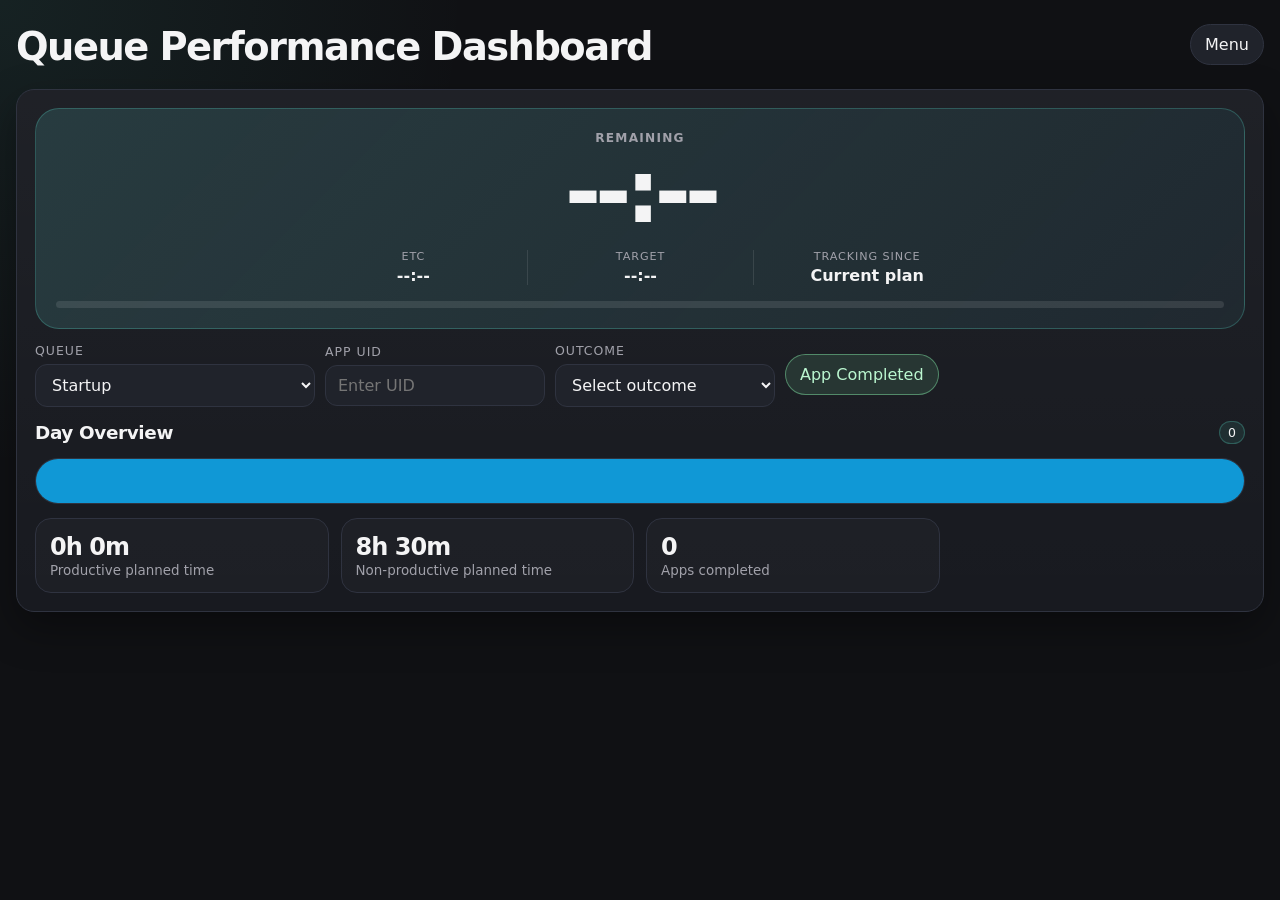
<file: index.html>
<!DOCTYPE html><html lang="en">
<head>
  <meta charset="UTF-8" />
  <meta name="viewport" content="width=device-width, initial-scale=1.0" />
  <title>Queue Performance Dashboard</title>
  <style>
    :root {
      --bg: #101114;
      --panel: #181a20;
      --panel-soft: #20232b;
      --text: #f4f4f5;
      --muted: #a1a1aa;
      --border: #2f3340;
      --accent: #5eead4;
      --accent-strong: #14b8a6;
      --danger: #fb7185;
      --warning: #facc15;
      --success: #86efac;
      --shadow: 0 16px 40px rgba(0, 0, 0, 0.35);
      --radius: 18px;
      --font: system-ui, -apple-system, BlinkMacSystemFont, "Segoe UI", sans-serif;
    }

    * { box-sizing: border-box; }

body {
  margin: 0;
  min-height: 100vh;
  font-family: var(--font);
  background: radial-gradient(circle at top left, rgba(94, 234, 212, 0.08), transparent 30%), var(--bg);
  color: var(--text);
}

button, input, select, textarea { font: inherit; }
button { border: 0; cursor: pointer; color: inherit; }

.app-shell {
  width: min(1500px, calc(100% - 32px));
  margin: 0 auto;
  padding: 24px 0 40px;
}

.topbar {
  display: flex;
  justify-content: space-between;
  gap: 16px;
  align-items: flex-start;
  margin-bottom: 20px;
}

.title-block h1 {
  margin: 0;
  font-size: clamp(1.8rem, 3vw, 3rem);
  letter-spacing: -0.04em;
}

.title-block p {
  margin: 6px 0 0;
  color: var(--muted);
  max-width: 720px;
}

.top-actions {
  display: flex;
  justify-content: flex-end;
  position: relative;
}

.menu-panel {
  position: absolute;
  top: calc(100% + 8px);
  right: 0;
  min-width: 220px;
  display: grid;
  gap: 8px;
  padding: 10px;
  border-radius: 14px;
  border: 1px solid var(--border);
  background: var(--panel);
  box-shadow: var(--shadow);
  z-index: 40;
}

.menu-panel .btn {
  justify-content: flex-start;
  border-radius: 12px;
}

.grid {
  display: grid;
  grid-template-columns: minmax(0, 1fr);
  gap: 18px;
  align-items: start;
}

.panel {
  background: linear-gradient(180deg, rgba(255, 255, 255, 0.03), transparent), var(--panel);
  border: 1px solid var(--border);
  border-radius: var(--radius);
  box-shadow: var(--shadow);
  padding: 18px;
}

.panel-soft {
  padding: 14px;
  border-radius: 16px;
  border: 1px solid rgba(255, 255, 255, 0.08);
  background: rgba(255, 255, 255, 0.025);
}

.panel h2, .panel h3 {
  margin: 0 0 12px;
  letter-spacing: -0.02em;
}

.panel h2 { font-size: 1.15rem; }
.panel h3 { font-size: 1rem; }

.stack { display: grid; gap: 14px; }

.row {
  display: flex;
  gap: 10px;
  align-items: center;
  flex-wrap: wrap;
}

.row.between { justify-content: space-between; }

.field {
  display: grid;
  gap: 6px;
  flex: 1;
  min-width: 120px;
}

label {
  color: var(--muted);
  font-size: 0.78rem;
  text-transform: uppercase;
  letter-spacing: 0.08em;
}

input, select, textarea {
  width: 100%;
  border: 1px solid var(--border);
  background: var(--panel-soft);
  color: var(--text);
  border-radius: 12px;
  padding: 10px 12px;
  outline: none;
}

input[type="color"] {
  height: 43px;
  padding: 4px;
  cursor: pointer;
}

input:focus, select:focus, textarea:focus {
  border-color: var(--accent-strong);
  box-shadow: 0 0 0 3px rgba(20, 184, 166, 0.18);
}

.btn {
  display: inline-flex;
  align-items: center;
  justify-content: center;
  gap: 8px;
  padding: 10px 14px;
  border-radius: 999px;
  background: var(--panel-soft);
  border: 1px solid var(--border);
  color: var(--text);
  transition: transform 0.12s ease, background 0.12s ease, border-color 0.12s ease;
}

.btn:hover {
  transform: translateY(-1px);
  border-color: rgba(94, 234, 212, 0.5);
}

.btn.primary {
  background: var(--accent-strong);
  border-color: var(--accent-strong);
  color: #042f2e;
  font-weight: 700;
}

.btn.danger {
  background: rgba(251, 113, 133, 0.12);
  border-color: rgba(251, 113, 133, 0.45);
  color: #fecdd3;
}

.btn.warning {
  background: rgba(250, 204, 21, 0.12);
  border-color: rgba(250, 204, 21, 0.4);
  color: #fef08a;
}

.btn.success {
  background: rgba(134, 239, 172, 0.12);
  border-color: rgba(134, 239, 172, 0.45);
  color: #bbf7d0;
}

.btn.small {
  padding: 7px 10px;
  font-size: 0.85rem;
}

.tracker-card {
  text-align: center;
  padding: 22px 20px 20px;
  border-radius: 24px;
  background: linear-gradient(135deg, rgba(94, 234, 212, 0.12), rgba(20, 184, 166, 0.04)), var(--panel-soft);
  border: 1px solid rgba(94, 234, 212, 0.24);
}

.timer-display {
  margin: 5px 0 2px;
  font-size: clamp(2.8rem, 7vw, 5.5rem);
  font-weight: 900;
  line-height: .95;
  letter-spacing: -.07em;
  font-variant-numeric: tabular-nums;
}
.timer-display.overdue { color: var(--danger); }
.timer-progress { height: 7px; margin-top: 16px; overflow: hidden; border-radius: 999px; background: rgba(255,255,255,.1); }
.timer-progress-fill { height: 100%; width: 0; border-radius: inherit; background: var(--accent); transition: width .3s linear; }

.tracker-label {
  color: var(--muted);
  text-transform: uppercase;
  letter-spacing: 0.12em;
  font-size: 0.8rem;
}

.timer-caption {
  color: var(--muted);
  font-size: .76rem;
  font-weight: 700;
  letter-spacing: .1em;
  text-transform: uppercase;
}

.tracker-facts {
  display: grid;
  grid-template-columns: repeat(3, minmax(0, 1fr));
  max-width: 680px;
  margin: 16px auto 0;
}

.tracker-fact {
  display: grid;
  gap: 3px;
  min-width: 0;
  padding: 0 12px;
  border-left: 1px solid rgba(255, 255, 255, .1);
}

.tracker-fact:first-child { border-left: 0; }
.tracker-fact-label { color: var(--muted); font-size: .7rem; letter-spacing: .08em; text-transform: uppercase; }
.tracker-fact-value { font-weight: 700; font-variant-numeric: tabular-nums; }

.tracker-meta {
  color: var(--muted);
  font-size: 1.05rem;
  margin: 8px 0 6px;
}

.tracker-status { color: var(--muted); }

.active-queue {
  font-size: 1.1rem;
  color: var(--accent);
  font-weight: 700;
}

.stats-grid {
  display: grid;
  grid-template-columns: repeat(2, minmax(0, 1fr));
  gap: 12px;
}

.stats-grid.four {
  grid-template-columns: repeat(4, minmax(0, 1fr));
}

.stat {
  padding: 14px;
  border: 1px solid var(--border);
  border-radius: 16px;
  background: rgba(255, 255, 255, 0.025);
}

.stat .value {
  font-size: 1.5rem;
  font-weight: 800;
  letter-spacing: -0.04em;
}

.stat .label {
  color: var(--muted);
  font-size: 0.84rem;
  margin-top: 2px;
}

.stat.good .value { color: var(--success); }
.stat.bad .value { color: var(--danger); }
.stat.warn .value { color: var(--warning); }

.queue-list, .segment-list, .log-list {
  display: flex;
  flex-direction: column;
  gap: 10px;
  max-height: 340px;
  overflow: auto;
  padding-right: 4px;
}

.log-list.single-output { max-height: min(68vh, 640px); }

.completion-modal {
  width: min(880px, calc(100vw - 28px));
}

.schedule-modal { width: min(980px, calc(100vw - 28px)); }
.schedule-toolbar {
  display: grid;
  grid-template-columns: repeat(2, minmax(150px, 190px)) 1fr;
  gap: 12px;
  align-items: end;
  padding: 14px;
  border: 1px solid var(--border);
  border-radius: 16px;
  background: rgba(255, 255, 255, 0.025);
}
.schedule-summary { align-self: center; text-align: right; }
.schedule-table { display: grid; gap: 8px; }
.schedule-head, .schedule-row {
  display: grid;
  grid-template-columns: 42px minmax(180px, 1fr) 125px 125px 110px 88px;
  gap: 10px;
  align-items: center;
}
.schedule-head {
  padding: 0 12px;
  color: var(--muted);
  font-size: .72rem;
  font-weight: 700;
  letter-spacing: .08em;
  text-transform: uppercase;
}
.schedule-row {
  padding: 10px 12px;
  border: 1px solid var(--border);
  border-radius: 14px;
  background: rgba(255,255,255,.025);
  box-shadow: inset 4px 0 var(--queue-color, var(--accent-strong));
}
.schedule-index { color: var(--muted); font-weight: 800; text-align: center; }
.schedule-end { font-variant-numeric: tabular-nums; font-weight: 700; }
.schedule-duration { color: var(--muted); font-size: .85rem; }
.schedule-empty { padding: 30px; text-align: center; border: 1px dashed var(--border); border-radius: 14px; }

.completion-modal .modal-inner {
  display: flex;
  flex-direction: column;
  max-height: min(86vh, 860px);
}

.completion-modal .log-list.single-output {
  flex: 1;
  min-height: 0;
  max-height: none;
}

.queue-card, .segment-card, .log-card {
  border: 1px solid var(--border);
  border-radius: 16px;
  background: rgba(255, 255, 255, 0.025);
  padding: 12px;
  position: relative;
}

.queue-list > *, .segment-list > *, .log-list > * {
  flex: 0 0 auto;
}

.queue-card, .segment-card {
  overflow: hidden;
}

.log-card {
  overflow: visible;
  min-height: max-content;
}

.queue-card::before, .segment-card::before {
  content: "";
  position: absolute;
  inset: 0 auto 0 0;
  width: 5px;
  background: var(--queue-color, var(--accent-strong));
}

.queue-card.active, .segment-card.active {
  border-color: rgba(94, 234, 212, 0.7);
  background: rgba(94, 234, 212, 0.07);
}

.queue-card-title, .segment-title {
  font-weight: 800;
  display: flex;
  justify-content: space-between;
  gap: 8px;
  align-items: center;
}

.queue-meta, .segment-meta, .log-meta {
  color: var(--muted);
  font-size: 0.86rem;
  margin-top: 4px;
}

.pill {
  display: inline-flex;
  align-items: center;
  padding: 3px 8px;
  border-radius: 999px;
  background: rgba(255, 255, 255, 0.08);
  border: 1px solid rgba(255, 255, 255, 0.08);
  color: var(--muted);
  font-size: 0.78rem;
  white-space: nowrap;
}

.pill.good {
  color: #bbf7d0;
  border-color: rgba(134, 239, 172, 0.35);
  background: rgba(134, 239, 172, 0.1);
}

.pill.bad {
  color: #fecdd3;
  border-color: rgba(251, 113, 133, 0.35);
  background: rgba(251, 113, 133, 0.1);
}

.pill.warn {
  color: #fef08a;
  border-color: rgba(250, 204, 21, 0.35);
  background: rgba(250, 204, 21, 0.1);
}

.swatch {
  width: 18px;
  height: 18px;
  border-radius: 999px;
  display: inline-block;
  border: 1px solid rgba(255,255,255,0.28);
  background: var(--queue-color, var(--accent-strong));
}


.day-timeline {
  display: flex;
  height: 46px;
  overflow: hidden;
  border-radius: 999px;
  border: 1px solid var(--border);
  background: rgba(255,255,255,0.05);
}

.timeline-block {
  min-width: 2px;
  background: var(--queue-color, var(--accent-strong));
  opacity: 0.9;
  position: relative;
  display: flex;
  align-items: center;
  justify-content: center;
  overflow: hidden;
}

.timeline-label {
  padding: 0 7px;
  color: #fff;
  font-size: .75rem;
  font-weight: 800;
  line-height: 1;
  text-shadow: 0 1px 3px rgba(0,0,0,.8);
  white-space: nowrap;
}

.timeline-adjust {
  flex: 0 0 26px;
  width: 26px;
  height: 26px;
  margin-right: 5px;
  padding: 0;
  border: 1px solid rgba(255, 255, 255, .55);
  border-radius: 999px;
  background: rgba(10, 10, 12, .62);
  color: #fff;
  font-size: 1rem;
  font-weight: 900;
  line-height: 1;
  box-shadow: 0 2px 6px rgba(0, 0, 0, .3);
}

.timeline-adjust:hover,
.timeline-adjust:focus-visible {
  background: rgba(10, 10, 12, .85);
  outline: 2px solid #fff;
  outline-offset: 1px;
}

.timeline-adjust.restore {
  border-color: var(--success);
  color: var(--success);
}

.overview-heading {
  display: flex;
  align-items: center;
  justify-content: space-between;
  gap: 12px;
}

.overview-heading h2 { margin-bottom: 0; }
.expected-total {
  color: var(--text);
  background: rgba(94, 234, 212, .09);
  border-color: rgba(94, 234, 212, .25);
}

.table-like { display: grid; gap: 8px; }

.mini-table-row {
  display: grid;
  grid-template-columns: 1fr auto auto;
  gap: 10px;
  align-items: center;
  padding: 9px 0;
  border-bottom: 1px solid rgba(255, 255, 255, 0.06);
}

.mini-table-row:last-child { border-bottom: 0; }

.subtle {
  color: var(--muted);
  font-size: 0.9rem;
}

.hidden { display: none !important; }
.notification-status { line-height: 1.5; }
.notification-status strong { color: var(--text); }
.notification-toast {
  position: fixed;
  right: 20px;
  bottom: 20px;
  z-index: 100;
  width: min(380px, calc(100vw - 32px));
  padding: 16px;
  border: 1px solid rgba(94, 234, 212, .45);
  border-radius: 16px;
  background: var(--panel);
  box-shadow: var(--shadow);
  animation: toast-in .2s ease-out;
}
.notification-toast-title { margin-bottom: 4px; font-weight: 800; }
.notification-toast-message { color: var(--muted); }
@keyframes toast-in { from { opacity: 0; transform: translateY(8px); } }

.final-round {
  position: fixed;
  inset: 0;
  z-index: 120;
  display: grid;
  place-items: center;
  overflow: hidden;
  padding: 24px;
  background:
    repeating-linear-gradient(-12deg, transparent 0 18px, rgba(255, 255, 255, .035) 19px 21px),
    radial-gradient(circle, rgba(239, 68, 68, .24), transparent 56%),
    rgba(4, 5, 8, .88);
  backdrop-filter: blur(6px);
  animation: final-round-in .22s ease-out both;
}

.final-round::before,
.final-round::after {
  content: "";
  position: absolute;
  left: -10%;
  width: 120%;
  height: 15px;
  background: linear-gradient(90deg, transparent, #facc15 15% 85%, transparent);
  box-shadow: 0 0 28px rgba(250, 204, 21, .75);
  transform: rotate(-4deg);
}

.final-round::before { top: 18%; }
.final-round::after { bottom: 18%; transform: rotate(4deg); }

.final-round-card {
  position: relative;
  width: min(860px, 94vw);
  padding: clamp(30px, 7vw, 72px) 24px;
  text-align: center;
  isolation: isolate;
}

.final-round-kicker {
  color: #fef08a;
  font-size: clamp(.8rem, 2vw, 1.15rem);
  font-weight: 1000;
  letter-spacing: .42em;
  text-transform: uppercase;
  text-shadow: 0 2px 0 #7f1d1d;
}

.final-round-title {
  margin: 4px 0;
  color: #fff7d6;
  font-size: clamp(4rem, 15vw, 9.5rem);
  font-weight: 1000;
  font-style: italic;
  line-height: .78;
  letter-spacing: -.09em;
  text-transform: uppercase;
  -webkit-text-stroke: clamp(1px, .25vw, 3px) #7f1d1d;
  text-shadow: 6px 7px 0 #dc2626, 11px 13px 0 #450a0a, 0 0 34px rgba(250, 204, 21, .5);
  transform: skew(-6deg) rotate(-2deg);
  animation: final-round-hit .55s cubic-bezier(.2, .9, .2, 1.2) both;
}

.final-round-queue {
  margin: 24px 0 5px;
  font-size: clamp(1.2rem, 4vw, 2rem);
  font-weight: 900;
}

.final-round-detail { margin: 0 0 20px; color: #d4d4d8; }
.final-round .btn { min-width: 150px; background: rgba(24, 24, 27, .8); }

@keyframes final-round-in { from { opacity: 0; } }
@keyframes final-round-hit {
  from { opacity: 0; transform: scale(2.2) skew(-6deg) rotate(-2deg); filter: blur(8px); }
  65% { opacity: 1; transform: scale(.94) skew(-6deg) rotate(-2deg); filter: blur(0); }
  to { transform: scale(1) skew(-6deg) rotate(-2deg); }
}

@media (prefers-reduced-motion: reduce) {
  .final-round, .final-round-title { animation: none; }
}
.row-flex { flex: 1; }
.field-max-280 { max-width: 280px; }
.field-max-220 { max-width: 220px; }
.field-max-120 { max-width: 120px; }
.mt-10 { margin-top: 10px; }
.log-meta-inline { display: flex; flex-wrap: wrap; gap: 8px; align-items: center; }
.row-end { margin-top: 8px; justify-content: flex-end; }

dialog {
  border: 1px solid var(--border);
  background: var(--panel);
  color: var(--text);
  border-radius: 22px;
  padding: 0;
  width: min(760px, calc(100vw - 28px));
  box-shadow: var(--shadow);
}

dialog::backdrop {
  background: rgba(0, 0, 0, 0.7);
  backdrop-filter: blur(4px);
}

.modal-inner { padding: 20px; }

.modal-header {
  display: flex;
  justify-content: space-between;
  gap: 16px;
  align-items: center;
  margin-bottom: 16px;
}

.modal-header h2 { margin: 0; }

.footer-note {
  margin-top: 16px;
  color: var(--muted);
  font-size: 0.82rem;
}

@media (max-width: 760px) {
  .app-shell { width: min(100% - 20px, 1500px); padding-top: 14px; }
  .topbar, .grid { grid-template-columns: 1fr; display: grid; }
  .top-actions { justify-content: stretch; }
  .top-actions .btn { flex: 1; }
  .panel { padding: 12px; }
  .tracker-card { padding: 18px 12px 16px; }
  .timer-display { font-size: clamp(3rem, 15vw, 4.5rem); }
  .stats-grid, .stats-grid.four { grid-template-columns: repeat(4, minmax(0, 1fr)); gap: 6px; }
  .stat { padding: 10px 8px; border-radius: 12px; }
  .stat .value { font-size: clamp(.95rem, 4vw, 1.3rem); white-space: nowrap; }
  .stat .label { font-size: clamp(.62rem, 2.4vw, .76rem); line-height: 1.25; }
  .mini-table-row { grid-template-columns: 1fr; }
  .schedule-toolbar { grid-template-columns: 1fr 1fr; }
  .schedule-summary { grid-column: 1 / -1; text-align: left; }
  .schedule-head { display: none; }
  .schedule-row { grid-template-columns: 30px 1fr auto; }
  .schedule-row select { grid-column: 2 / -1; }
  .schedule-row input { grid-column: 2; }
  .schedule-duration { display: none; }
}

@media (max-width: 480px) {
  .app-shell { width: min(100% - 12px, 1500px); }
  .title-block h1 { font-size: 1.65rem; }
  .tracker-fact { padding: 0 6px; }
  .tracker-fact-label { font-size: .62rem; }
  .tracker-fact-value { font-size: .86rem; }
}

  </style>
</head>
<body>
  <main class="app-shell">
    <header class="topbar">
      <section class="title-block">
        <h1>Queue Performance Dashboard</h1>
      </section>
      <section class="top-actions">
        <button class="btn" id="menuBtn">Menu</button>
        <div class="menu-panel hidden" id="topMenuPanel">
          <button class="btn" id="settingsBtn">Queue Settings</button>
          <button class="btn" id="notificationsBtn">Notifications</button>
          <button class="btn" id="planBtn">Schedule</button>
          <button class="btn" id="archiveBtn">Archived Days</button>
          <button class="btn" id="snapshotBtn">Save Current Plan</button>
          <button class="btn warning" id="endDayBtn">End Day Review</button>
          <button class="btn" id="completedAppsBtn">Completed Apps</button>
          <button class="btn" id="detailsBtn">Plan Details</button>
          <button class="btn" id="exportCsvBtn">Export CSV</button>
          <button class="btn danger" id="resetBtn">Reset Day</button>
        </div>
      </section>
    </header><section class="grid">
  <section class="panel main-panel stack">
    <div class="tracker-card">
      <div class="timer-caption" id="timerCaption">Remaining</div>
      <div class="timer-display" id="timerDisplay">--:--</div>
      <div class="tracker-facts">
        <div class="tracker-fact"><span class="tracker-fact-label">ETC</span><span class="tracker-fact-value" id="timerEtc">--:--</span></div>
        <div class="tracker-fact"><span class="tracker-fact-label">Target</span><span class="tracker-fact-value" id="timerTarget">--:--</span></div>
        <div class="tracker-fact"><span class="tracker-fact-label">Tracking since</span><span class="tracker-fact-value" id="trackerStartedAt">--:--</span></div>
      </div>
      <div class="timer-progress"><div class="timer-progress-fill" id="timerProgress"></div></div>
    </div>

    <div class="row between">
      <div class="row row-flex">
        <div class="field field-max-280">
          <label for="completionQueue">Queue</label>
          <select id="completionQueue"></select>
        </div>
        <div class="field field-max-220">
          <label for="completionUid">App UID</label>
          <input id="completionUid" placeholder="Enter UID" />
        </div>
        <div class="field field-max-220">
          <label for="completionOutcome">Outcome</label>
          <select id="completionOutcome">
            <option value="">Select outcome</option>
            <option value="Approve">Approve</option>
            <option value="Resubmit">Resubmit</option>
            <option value="Decline">Decline</option>
            <option value="Refer to ORE">Refer to ORE</option>
            <option value="Other">Other</option>
          </select>
        </div>
        <button class="btn success" id="completeAppBtn">App Completed</button>
      </div>
    </div>

    <section class="stack">
      <div class="overview-heading">
        <h2>Day Overview</h2>
        <span class="pill expected-total" id="expectedAppsTotal" aria-label="0 apps expected">0</span>
      </div>
      <div class="day-timeline" id="dayTimeline"></div>
      <div class="stats-grid four">
        <article class="stat">
          <div class="value" id="productiveHours">0h 0m</div>
          <div class="label">Productive planned time</div>
        </article>
        <article class="stat">
          <div class="value" id="nonProductiveHours">0h 0m</div>
          <div class="label">Non-productive planned time</div>
        </article>
        <article class="stat">
          <div class="value" id="completedCount">0</div>
          <div class="label">Apps completed</div>
        </article>
      </div>
    </section>

  </section>
</section>

  </main>
  <aside class="notification-toast hidden" id="notificationToast" role="status" aria-live="polite">
    <div class="notification-toast-title" id="notificationToastTitle"></div>
    <div class="notification-toast-message" id="notificationToastMessage"></div>
  </aside>
  <aside class="final-round hidden" id="finalRound" role="dialog" aria-modal="true" aria-labelledby="finalRoundTitle" aria-describedby="finalRoundDetail">
    <div class="final-round-card">
      <div class="final-round-kicker">Final target</div>
      <div class="final-round-title" id="finalRoundTitle">Final App</div>
      <div class="final-round-queue" id="finalRoundQueue"></div>
      <p class="final-round-detail" id="finalRoundDetail"></p>
      <button class="btn" id="dismissFinalRoundBtn" type="button">Let’s go!</button>
    </div>
  </aside>
  <dialog id="notificationDialog">
    <form method="dialog" class="modal-inner stack">
      <div class="modal-header"><h2>Notifications</h2><button class="btn small" value="close">Close</button></div>
      <p class="subtle">Get a reminder when a scheduled app target is due. The dashboard must remain open for reminders to run.</p>
      <section class="panel-soft stack">
        <div id="notificationStatus" class="notification-status subtle"></div>
        <label class="row" style="text-transform: none; letter-spacing: 0;">
          <input id="notificationReminders" type="checkbox" style="width: auto;" /> Enable scheduled target reminders
        </label>
        <div class="row">
          <button class="btn primary" id="enableNotificationsBtn" type="button">Enable browser notifications</button>
          <button class="btn" id="testNotificationBtn" type="button">Send test</button>
        </div>
        <label class="row" style="text-transform: none; letter-spacing: 0;">
          <input id="notificationSound" type="checkbox" style="width: auto;" /> Play a sound with reminders
        </label>
      </section>
      <p class="footer-note">Local <code>file://</code> pages do not have consistent notification permission support across browsers. If native notifications are unavailable or blocked, the dashboard automatically uses an in-page notification and sound instead. Serving this file from <code>http://localhost</code> gives browser notifications the best chance of working.</p>
    </form>
  </dialog>  <dialog id="detailsDialog">
    <form method="dialog" class="modal-inner stack">
      <div class="modal-header"><h2>Plan Details</h2><button class="btn small" value="close">Close</button></div>
      <section class="panel-soft stack"><h3>Live Queue Tracker</h3><div id="liveTrackerDetails" class="subtle">Queue changes will appear here.</div></section>
      <section class="panel-soft stack"><h3>Current Plan Segment</h3><div id="currentSegmentDetails" class="subtle">No matching segment yet.</div></section>
      <section><h3>Queue Breakdown</h3><div class="table-like" id="breakdownList"></div></section>
    </form>
  </dialog>  <dialog id="newDayDialog">
    <form method="dialog" class="modal-inner stack">
      <div class="modal-header"><h2>A new day has started</h2></div>
      <p class="subtle">Export yesterday’s tracking history and start a fresh schedule, or keep the current day open for now.</p>
      <div class="row">
        <button class="btn primary" id="newDayExportBtn" type="button">Export CSV &amp; reset</button>
        <button class="btn" id="newDayResetBtn" type="button">Reset without export</button>
        <button class="btn" id="newDaySkipBtn" type="button">Skip for now</button>
      </div>
    </form>
  </dialog>  <dialog id="settingsDialog">
    <form method="dialog" class="modal-inner">
      <div class="modal-header">
        <h2>Queue Settings</h2>
        <button class="btn small" value="close">Close</button>
      </div><div class="stack">
    <div class="row">
      <div class="field">
        <label for="queueName">Queue name</label>
        <input id="queueName" placeholder="e.g. BCA, EDD, IDV" />
      </div>
      <div class="field">
        <label for="queueRate">Apps per hour</label>
        <input id="queueRate" type="number" min="0" step="0.1" placeholder="e.g. 4" />
      </div>
      <div class="field field-max-120">
        <label for="queueColor">Colour</label>
        <input id="queueColor" type="color" value="#14b8a6" />
      </div>
      <button class="btn primary" id="addQueueBtn" type="button">Add Queue</button>
    </div>

    <div class="queue-list" id="queueList"></div>
  </div>
</form>

  </dialog>  <dialog id="reviewDialog">
    <form method="dialog" class="modal-inner">
      <div class="modal-header">
        <h2>End Day Review</h2>
        <button class="btn small" value="close">Close</button>
      </div>
      <div class="stack" id="reviewContent"></div>
      <p class="footer-note">Start plan is captured with “Save Current Plan”. Current plan reflects whatever chaos Resource Planning later inflicted.</p>
    </form>
  </dialog>  <dialog id="completionDialog" class="completion-modal">
    <form method="dialog" class="modal-inner stack">
      <div class="modal-header">
        <h2>Completed Apps</h2>
        <button class="btn small" value="close">Close</button>
      </div>
      <p class="subtle">Delete mistaken entries from today’s historical completion log.</p>
      <div class="log-list single-output" id="completionHistory"></div>
    </form>
  </dialog>  <dialog id="planDialog" class="schedule-modal">
    <form method="dialog" class="modal-inner stack" id="planForm">
      <div class="modal-header">
        <h2>Today’s Queue Plan</h2>
        <button class="btn small" value="close">Close</button>
      </div>
      <p class="subtle">The default shift is 11:00–19:30, beginning with a 15-minute team briefing. A segment runs until the next one begins. Live active queue changes are tracked separately and do not edit the schedule.</p>
      <div class="schedule-toolbar">
        <div class="field">
          <label for="shiftStart">Shift starts</label>
          <input id="shiftStart" type="time" />
        </div>
        <div class="field">
          <label for="shiftEnd">Shift ends</label>
          <input id="shiftEnd" type="time" />
        </div>
        <div class="schedule-summary subtle" id="scheduleSummary"></div>
      </div>
      <div class="row">
        <button class="btn primary" id="addSegmentBtn" type="button">+ Add activity</button>
      </div>
      <div class="schedule-table">
        <div class="schedule-head"><span>#</span><span>Queue / activity</span><span>Starts</span><span>Ends</span><span>Duration</span><span></span></div>
        <div id="segmentList" class="stack"></div>
      </div>
    </form>
  </dialog>  <dialog id="archiveDialog">
    <form method="dialog" class="modal-inner stack">
      <div class="modal-header">
        <h2>Archived Days</h2>
        <button class="btn small" value="close">Close</button>
      </div>
      <div class="log-list single-output" id="archiveHistory"></div>
    </form>
  </dialog>  <script>
    const STORAGE_KEY = "queuePerformanceDashboard.v2";
    const NON_PRODUCTIVE_NAME = "Non-productive";
    const OFF_QUEUE_NAME = "Off queue";
    const TEAM_BRIEFING_NAME = "Team briefing";
    const TEAM_BRIEFING_ID = crypto.randomUUID();
    const BASE_TITLE = "Queue Performance Dashboard";
    const DEFAULT_SHIFT_START = "11:00";
    const DEFAULT_SHIFT_END = "19:30";
    const TEAM_BRIEFING_MINUTES = 15;

    const defaultState = {
      queues: [
        { id: crypto.randomUUID(), name: NON_PRODUCTIVE_NAME, rate: 0, color: "#71717a", locked: true },
        { id: crypto.randomUUID(), name: OFF_QUEUE_NAME, rate: 0, color: "#f59e0b", locked: true },
        { id: TEAM_BRIEFING_ID, name: TEAM_BRIEFING_NAME, rate: 0, color: "#0ea5e9", locked: true },
        { id: crypto.randomUUID(), name: "Startup", rate: 2.29, color: "#ba3aff" },
        { id: crypto.randomUUID(), name: "Established", rate: 2.29, color: "#2df24d" },
        { id: crypto.randomUUID(), name: "Resubmissions", rate: 2.63, color: "#fb2832" },
        { id: crypto.randomUUID(), name: "Sole Trader", rate: 2.71, color: "#d6fb0b" },
        { id: crypto.randomUUID(), name: "Sole Trader Resubmissions", rate: 2.75, color: "#f48a0f" }
      ],
      shiftStart: DEFAULT_SHIFT_START,
      shiftEnd: DEFAULT_SHIFT_END,
      segments: [{ id: crypto.randomUUID(), queueId: TEAM_BRIEFING_ID, start: DEFAULT_SHIFT_START }],
      completions: [],
      archive: [],
      activityLog: [],
      startingSnapshot: null,
      activeQueueId: null,
      activeQueueStartedAt: null,
      queueSwitchLog: [],
      timerStartedAt: null,
      timerQueueId: null,
      notificationsEnabled: false,
      notificationSound: true,
      lastNotifiedSlot: null,
      lastFinalRoundSegment: null,
      dayDate: localDateKey(),
    };

    let state = loadState();
    ensureNonProductiveQueue();
    ensureOffQueue();
    ensureTeamBriefingQueue();

    const els = {
      menuBtn: document.getElementById("menuBtn"),
      topMenuPanel: document.getElementById("topMenuPanel"),
      settingsBtn: document.getElementById("settingsBtn"),
      notificationsBtn: document.getElementById("notificationsBtn"),
      notificationDialog: document.getElementById("notificationDialog"),
      notificationStatus: document.getElementById("notificationStatus"),
      enableNotificationsBtn: document.getElementById("enableNotificationsBtn"),
      testNotificationBtn: document.getElementById("testNotificationBtn"),
      notificationSound: document.getElementById("notificationSound"),
      notificationReminders: document.getElementById("notificationReminders"),
      notificationToast: document.getElementById("notificationToast"),
      notificationToastTitle: document.getElementById("notificationToastTitle"),
      notificationToastMessage: document.getElementById("notificationToastMessage"),
      finalRound: document.getElementById("finalRound"),
      finalRoundQueue: document.getElementById("finalRoundQueue"),
      finalRoundDetail: document.getElementById("finalRoundDetail"),
      dismissFinalRoundBtn: document.getElementById("dismissFinalRoundBtn"),
      planBtn: document.getElementById("planBtn"),
      archiveBtn: document.getElementById("archiveBtn"),
      snapshotBtn: document.getElementById("snapshotBtn"),
      endDayBtn: document.getElementById("endDayBtn"),
      exportCsvBtn: document.getElementById("exportCsvBtn"),
      resetBtn: document.getElementById("resetBtn"),
      settingsDialog: document.getElementById("settingsDialog"),
      planDialog: document.getElementById("planDialog"),
      planForm: document.getElementById("planForm"),
      archiveDialog: document.getElementById("archiveDialog"),
      reviewDialog: document.getElementById("reviewDialog"),
      completionDialog: document.getElementById("completionDialog"),
      completedAppsBtn: document.getElementById("completedAppsBtn"),
      detailsBtn: document.getElementById("detailsBtn"),
      detailsDialog: document.getElementById("detailsDialog"),
      newDayDialog: document.getElementById("newDayDialog"),
      newDayExportBtn: document.getElementById("newDayExportBtn"),
      newDayResetBtn: document.getElementById("newDayResetBtn"),
      newDaySkipBtn: document.getElementById("newDaySkipBtn"),
      queueName: document.getElementById("queueName"),
      queueRate: document.getElementById("queueRate"),
      queueColor: document.getElementById("queueColor"),
      addQueueBtn: document.getElementById("addQueueBtn"),
      queueList: document.getElementById("queueList"),
      shiftStart: document.getElementById("shiftStart"),
      shiftEnd: document.getElementById("shiftEnd"),
      scheduleSummary: document.getElementById("scheduleSummary"),
      addSegmentBtn: document.getElementById("addSegmentBtn"),
      segmentList: document.getElementById("segmentList"),
      trackerStartedAt: document.getElementById("trackerStartedAt"),
      timerCaption: document.getElementById("timerCaption"),
      timerDisplay: document.getElementById("timerDisplay"),
      timerEtc: document.getElementById("timerEtc"),
      timerTarget: document.getElementById("timerTarget"),
      timerProgress: document.getElementById("timerProgress"),
      completionQueue: document.getElementById("completionQueue"),
      completionUid: document.getElementById("completionUid"),
      completionOutcome: document.getElementById("completionOutcome"),
      completeAppBtn: document.getElementById("completeAppBtn"),
      completedCount: document.getElementById("completedCount"),
      currentSegmentDetails: document.getElementById("currentSegmentDetails"),
      liveTrackerDetails: document.getElementById("liveTrackerDetails"),
      breakdownList: document.getElementById("breakdownList"),
      completionHistory: document.getElementById("completionHistory"),
      archiveHistory: document.getElementById("archiveHistory"),
      reviewContent: document.getElementById("reviewContent"),
      dayTimeline: document.getElementById("dayTimeline"),
      expectedAppsTotal: document.getElementById("expectedAppsTotal"),
      productiveHours: document.getElementById("productiveHours"),
      nonProductiveHours: document.getElementById("nonProductiveHours")
    };

    function loadState() {
      try {
        const raw = localStorage.getItem(STORAGE_KEY);
        if (!raw) return structuredClone(defaultState);
        const parsed = JSON.parse(raw);
        const migrated = { ...structuredClone(defaultState), ...parsed };
        if (!parsed.shiftStart && migrated.segments.length) {
          migrated.shiftStart = migrated.segments.reduce((earliest, segment) => segment.start < earliest ? segment.start : earliest, migrated.segments[0].start);
        }
        if (!parsed.shiftEnd && migrated.segments.length) {
          migrated.shiftEnd = migrated.segments.reduce((latest, segment) => segment.end && segment.end > latest ? segment.end : latest, DEFAULT_SHIFT_END);
        }
        migrated.segments = migrated.segments.map(({ end, ...segment }) => segment);
        delete migrated.selectedSegmentId;
        delete migrated.timeBankSeconds;
        return migrated;
      } catch {
        return structuredClone(defaultState);
      }
    }

    function saveState() {
      localStorage.setItem(STORAGE_KEY, JSON.stringify(state));
    }

    function ensureNonProductiveQueue() {
      const existing = state.queues.find(queue => queue.name.toLowerCase() === NON_PRODUCTIVE_NAME.toLowerCase());
      if (existing) {
        existing.rate = 0;
        existing.locked = true;
        existing.color = existing.color || "#71717a";
        return;
      }

      state.queues.unshift({
        id: crypto.randomUUID(),
        name: NON_PRODUCTIVE_NAME,
        rate: 0,
        color: "#71717a",
        locked: true
      });
    }

    function ensureOffQueue() {
      const existing = state.queues.find(queue => queue.name.toLowerCase() === OFF_QUEUE_NAME.toLowerCase());
      if (existing) {
        existing.rate = 0;
        existing.locked = true;
        existing.color = existing.color || "#f59e0b";
        return existing;
      }
      const queue = { id: crypto.randomUUID(), name: OFF_QUEUE_NAME, rate: 0, color: "#f59e0b", locked: true };
      state.queues.push(queue);
      return queue;
    }

    function ensureTeamBriefingQueue() {
      const existing = state.queues.find(queue => queue.name.toLowerCase() === TEAM_BRIEFING_NAME.toLowerCase());
      if (existing) {
        existing.rate = 0;
        existing.locked = true;
        existing.color = existing.color || "#0ea5e9";
        return existing;
      }
      const queue = { id: crypto.randomUUID(), name: TEAM_BRIEFING_NAME, rate: 0, color: "#0ea5e9", locked: true };
      state.queues.push(queue);
      return queue;
    }

    function localDateKey(date = new Date()) {
      const year = date.getFullYear();
      const month = String(date.getMonth() + 1).padStart(2, "0");
      const day = String(date.getDate()).padStart(2, "0");
      return `${year}-${month}-${day}`;
    }

    function logActivity(type, text) {
      state.activityLog.unshift({ id: crypto.randomUUID(), type, text, at: nowIso() });
      state.activityLog = state.activityLog.slice(0, 80);
      saveState();
    }

    function minutesFromTime(time) {
      const [hours, minutes] = time.split(":").map(Number);
      return hours * 60 + minutes;
    }

    function nowDate() { return new Date(); }

    function nowIso() {
      return nowDate().toISOString();
    }

    function nowMinutes() {
      const now = nowDate();
      return now.getHours() * 60 + now.getMinutes() + now.getSeconds() / 60;
    }

    function formatHoursMinutes(hoursValue) {
      const totalMinutes = Math.round(Math.max(0, hoursValue) * 60);
      const hours = Math.floor(totalMinutes / 60);
      const minutes = totalMinutes % 60;
      return `${hours}h ${minutes}m`;
    }

    function formatDuration(secondsValue) {
      const seconds = Math.ceil(Math.abs(secondsValue));
      const minutes = String(Math.floor(seconds / 60)).padStart(2, "0");
      const remainder = String(seconds % 60).padStart(2, "0");
      return `${secondsValue < 0 ? "-" : ""}${minutes}:${remainder}`;
    }

    function formatClock(iso) {
      return new Date(iso).toLocaleTimeString([], { hour: "2-digit", minute: "2-digit" });
    }

    function getQueue(id, queues = state.queues) {
      return queues.find(queue => queue.id === id);
    }

    function isProductiveQueue(queue) {
      return Number(queue?.rate || 0) > 0;
    }

    function getSegmentBounds(segment, segments = state.segments, shiftEnd = state.shiftEnd) {
      const start = minutesFromTime(segment.start);
      const sorted = getSortedSegments(segments);
      const index = sorted.findIndex(item => item.id === segment.id);
      const next = sorted[index + 1];
      const end = next ? minutesFromTime(next.start) : minutesFromTime(shiftEnd);
      return { start, end };
    }

    function getSortedSegments(segments = state.segments) {
      return segments.slice().sort((a, b) => minutesFromTime(a.start) - minutesFromTime(b.start));
    }

    function getSegmentEnd(segment) {
      const { end } = getSegmentBounds(segment);
      return timeFromMinutes(end);
    }

    function timeFromMinutes(total) {
      const safe = Math.max(0, Math.min(1439, Math.round(total)));
      return `${String(Math.floor(safe / 60)).padStart(2, "0")}:${String(safe % 60).padStart(2, "0")}`;
    }

    function getCurrentSegment() {
      return getPlannedSegmentAtNow();
    }

    function getSegmentAtDate(date, includeEnd = false) {
      const minutes = date.getHours() * 60 + date.getMinutes() + date.getSeconds() / 60;
      return state.segments.find(segment => {
        const { start, end } = getSegmentBounds(segment);
        return includeEnd ? minutes >= start && minutes <= end : minutes >= start && minutes < end;
      }) || null;
    }

    function getPlannedSegmentAtNow() {
      const current = nowMinutes();
      return state.segments.find(segment => {
        const { start, end } = getSegmentBounds(segment);
        return current >= start && current < end;
      }) || null;
    }

    function getDefaultActiveQueueId() {
      const plannedSegment = getPlannedSegmentAtNow();
      const plannedQueue = plannedSegment ? getQueue(plannedSegment.queueId) : null;
      return isProductiveQueue(plannedQueue) ? plannedQueue.id : null;
    }

    function getActiveQueue() {
      const manualQueue = state.activeQueueId ? getQueue(state.activeQueueId) : null;
      if (manualQueue) return manualQueue;
      const plannedSegment = getPlannedSegmentAtNow();
      return plannedSegment ? getQueue(plannedSegment.queueId) || null : null;
    }

    function getQueueSwitchRows() {
      return Array.isArray(state.queueSwitchLog) ? state.queueSwitchLog : [];
    }

    function setActiveQueue(queueId, source = "manual") {
      const queue = getQueue(queueId);
      if (!queue) return;
      if (state.activeQueueId === queueId) return;

      const plannedSegment = getPlannedSegmentAtNow();
      const plannedQueue = plannedSegment ? getQueue(plannedSegment.queueId) : null;
      const previousQueue = getActiveQueue();
      const changedAt = nowIso();

      state.activeQueueId = queueId;
      state.activeQueueStartedAt = changedAt;
      const adherenceText = plannedQueue
        ? (plannedQueue.id === queueId ? "matches the original plan" : `planned ${plannedQueue.name}`)
        : "outside planned time";

      state.queueSwitchLog.unshift({
        id: crypto.randomUUID(),
        at: changedAt,
        queueId,
        previousQueueId: previousQueue?.id || null,
        plannedQueueId: plannedQueue?.id || null,
        plannedSegmentId: plannedSegment?.id || null,
        source
      });
      state.queueSwitchLog = state.queueSwitchLog.slice(0, 120);
      logActivity("tracker", `Switched live queue to ${queue.name} (${adherenceText}).`);
    }

    function getSegmentMinutes(segment, segments = state.segments, shiftEnd = state.shiftEnd) {
      const { start, end } = getSegmentBounds(segment, segments, shiftEnd);
      return Math.max(0, end - start);
    }

    // This is the single source of truth for every segment target. A fractional
    // app cannot be completed, so first round the segment total up, apply the
    // optional one-app manual reduction, and only then derive its cadence. Timer
    // readouts, bars, reminders and target totals all consume this same plan.
    function getSegmentTargetPlan(segment, segments = state.segments, queues = state.queues, shiftEnd = state.shiftEnd) {
      const queue = getQueue(segment.queueId, queues);
      const durationSeconds = getSegmentMinutes(segment, segments, shiftEnd) * 60;
      const rawExpectedApps = queue ? (durationSeconds / 3600) * Number(queue.rate || 0) : 0;
      const roundedExpectedApps = rawExpectedApps > 0 ? Math.ceil(rawExpectedApps) : 0;
      const targetAdjustment = segment.targetAdjustment === -1 ? -1 : 0;
      const expectedApps = Math.max(0, roundedExpectedApps + targetAdjustment);
      return {
        rawExpectedApps,
        roundedExpectedApps,
        targetAdjustment,
        expectedApps,
        durationSeconds,
        secondsPerApp: expectedApps > 0 ? durationSeconds / expectedApps : 0
      };
    }

    function getSegmentExpectedWholeApps(segment) {
      return getSegmentTargetPlan(segment).expectedApps;
    }

    function getExpectedFullDay(segments = state.segments, queues = state.queues) {
      return segments.reduce((sum, segment) => {
        return sum + getSegmentTargetPlan(segment, segments, queues).expectedApps;
      }, 0);
    }

    function getPlannedHours(productiveOnly) {
      const minutes = state.segments.reduce((sum, segment) => {
        const queue = getQueue(segment.queueId);
        const productive = isProductiveQueue(queue);
        if (productiveOnly === productive) return sum + getSegmentMinutes(segment);
        return sum;
      }, 0);
      return minutes / 60;
    }

    function renderQueueOptions() {
      const productiveQueues = state.queues.filter(queue => isProductiveQueue(queue));
      const nonProductiveQueues = state.queues.filter(queue => !isProductiveQueue(queue));
      const renderOptions = queues => queues
        .map(queue => `<option value="${queue.id}">${escapeHtml(queue.name)}</option>`)
        .join("");

      els.completionQueue.innerHTML = `
        <optgroup label="Productive queues">${renderOptions(productiveQueues)}</optgroup>
        <optgroup label="Non-productive / off queue">${renderOptions(nonProductiveQueues)}</optgroup>
      `;

      const activeQueue = getActiveQueue();
      const fallbackQueue = productiveQueues[0] || nonProductiveQueues[0];
      if (activeQueue) {
        els.completionQueue.value = activeQueue.id;
      } else if (fallbackQueue) {
        els.completionQueue.value = fallbackQueue.id;
      }
    }

    function renderQueues() {
      els.queueList.innerHTML = state.queues.map(queue => `
        <article class="queue-card" style="--queue-color: ${queue.color || "#14b8a6"}">
          <div class="queue-card-title">
            <span class="row" style="gap: 8px;"><span class="swatch" style="--queue-color: ${queue.color || "#14b8a6"}"></span>${escapeHtml(queue.name)}</span>
            <span class="pill">${queue.rate} apps/hr</span>
          </div>
          <div class="queue-meta">${queue.rate > 0 ? `One app every ${Math.round(60 / queue.rate)} minutes.` : "No productivity target. Breaks, lunch, meetings, and other sanctioned voids."}</div>
          <div class="row mt-10">
            <button class="btn small" data-edit-queue="${queue.id}">Edit</button>
            ${queue.locked ? "" : `<button class="btn small danger" data-delete-queue="${queue.id}">Delete</button>`}
          </div>
        </article>
      `).join("");
    }

    function renderSegments() {
      const currentSegment = getCurrentSegment();
      const sorted = getSortedSegments();
      els.shiftStart.value = state.shiftStart;
      els.shiftEnd.value = state.shiftEnd;
      const shiftMinutes = Math.max(0, minutesFromTime(state.shiftEnd) - minutesFromTime(state.shiftStart));
      const plannedMinutes = sorted.reduce((sum, segment) => sum + getSegmentMinutes(segment), 0);
      els.scheduleSummary.innerHTML = `<strong>${formatHoursMinutes(shiftMinutes / 60)} shift</strong> · ${sorted.length} ${sorted.length === 1 ? "activity" : "activities"} · ${formatHoursMinutes(plannedMinutes / 60)} scheduled`;

      els.segmentList.innerHTML = sorted.length ? sorted.map((segment, index) => {
        const queue = getQueue(segment.queueId);
        const isActive = currentSegment && currentSegment.id === segment.id;
        const queueOptions = state.queues.map(option => `<option value="${option.id}" ${option.id === segment.queueId ? "selected" : ""}>${escapeHtml(option.name)} · ${option.rate} apps/hr</option>`).join("");
        return `
          <article class="schedule-row ${isActive ? "active" : ""}" style="--queue-color: ${queue?.color || "#14b8a6"}">
            <span class="schedule-index">${index + 1}</span>
            <select aria-label="Queue for activity ${index + 1}" data-segment-queue="${segment.id}">${queueOptions}</select>
            <input aria-label="Start time for activity ${index + 1}" data-segment-start="${segment.id}" type="time" value="${segment.start}">
            <span class="schedule-end">${getSegmentEnd(segment)}</span>
            <span class="schedule-duration">${formatHoursMinutes(getSegmentMinutes(segment) / 60)}</span>
            <button class="btn small danger" type="button" data-delete-segment="${segment.id}" aria-label="Delete activity ${index + 1}">Remove</button>
          </article>
        `;
      }).join("") : `<div class="schedule-empty subtle">No activities yet. Add the first one and its start time will default to shift start.</div>`;
    }

    function renderCompletionHistory() {
      els.completionHistory.innerHTML = state.completions.length
        ? state.completions.slice().reverse().map(app => {
          const queue = getQueue(app.queueId);
          return `
            <article class="log-card">
              <div><strong>${escapeHtml(app.uid || "(no uid)")}</strong> · ${escapeHtml(queue?.name || "Missing queue")}</div>
              <div class="log-meta">Outcome: ${escapeHtml(app.outcome || "Unspecified")}</div>
              <div class="log-meta log-meta-inline">
                <span>Completed ${formatClock(app.at)}</span>
                ${app.activeQueueStartedAt ? `<span>·</span><span>Queue selected ${formatClock(app.activeQueueStartedAt)}</span>` : ""}
              </div>
              <div class="row row-end"><button class="btn small danger" data-delete-completion="${app.id}">Delete</button></div>
            </article>
          `;
        }).join("")
        : `<p class="subtle">No completed apps yet.</p>`;
    }

    function renderArchiveHistory() {
      els.archiveHistory.innerHTML = state.archive?.length
        ? state.archive.slice().reverse().map(day => `
          <article class="log-card">
            <div><strong>${escapeHtml(new Date(day.archivedAt).toLocaleDateString())}</strong> · ${escapeHtml(day.label)}</div>
            <div class="log-meta log-meta-inline">
              <span>${day.completions.length} completed</span><span>·</span>
              <span>${day.segments.length} segments</span><span>·</span>
              <span>${day.queues.length} queues</span>
            </div>
          </article>
        `).join("")
        : `<p class="subtle">No archived days yet.</p>`;
    }

    function renderStats() {
      els.completedCount.textContent = state.completions.length;
      els.productiveHours.textContent = formatHoursMinutes(getPlannedHours(true));
      els.nonProductiveHours.textContent = formatHoursMinutes(getPlannedHours(false));
    }

    function renderDayTimeline() {
      const roundedExpectedTotal = state.segments.reduce((sum, segment) => sum + getSegmentExpectedWholeApps(segment), 0);
      els.expectedAppsTotal.textContent = roundedExpectedTotal;
      els.expectedAppsTotal.setAttribute("aria-label", `${roundedExpectedTotal} ${roundedExpectedTotal === 1 ? "app" : "apps"} expected`);

      if (!state.segments.length) {
        els.dayTimeline.innerHTML = `<div class="timeline-block" style="width: 100%; background: transparent;"></div>`;
        return;
      }

      const first = minutesFromTime(state.shiftStart);
      const last = minutesFromTime(state.shiftEnd);
      const total = Math.max(1, last - first);

      els.dayTimeline.innerHTML = getSortedSegments().map(segment => {
        const queue = getQueue(segment.queueId);
        const segmentMinutes = getSegmentMinutes(segment);
        const target = getSegmentTargetPlan(segment);
        const expected = target.expectedApps;
        const completed = state.completions.filter(app => app.segmentId === segment.id).length;
        const expectedText = expected > 0 ? `${expected} ${expected === 1 ? "app" : "apps"}` : "No expected apps";
        const completedText = `${completed} completed`;
        const adjustmentText = target.targetAdjustment === -1 ? " · manually reduced by 1" : "";
        const title = `${queue?.name || "Missing queue"}: ${segment.start}-${getSegmentEnd(segment)} · ${completedText} / ${expectedText}${adjustmentText}`;
        const label = expected > 0 ? `${completed}/${expected}` : (completed > 0 ? `${completed}` : "");
        const adjustmentButton = target.roundedExpectedApps > 0
          ? `<button class="timeline-adjust ${target.targetAdjustment === -1 ? "restore" : ""}" type="button" data-adjust-segment="${segment.id}" aria-label="${target.targetAdjustment === -1 ? "Restore one app to" : "Reduce by one app for"} ${escapeHtml(queue?.name || "this segment")}, ${segment.start} to ${getSegmentEnd(segment)}" title="${target.targetAdjustment === -1 ? "Restore one app" : "Reduce requirement by one app"}">${target.targetAdjustment === -1 ? "+" : "−"}</button>`
          : "";
        return segmentMinutes > 0 ? `<div class="timeline-block" title="${escapeHtml(title)}" aria-label="${escapeHtml(title)}" style="width: ${(segmentMinutes / total) * 100}%; --queue-color: ${queue?.color || "#14b8a6"};">${label ? `<span class="timeline-label">${label}</span>` : ""}${adjustmentButton}</div>` : "";
      }).join("");
    }

    function renderBreakdown() {
      const byQueue = state.queues.map(queue => {
        const queueSegments = state.segments.filter(segment => segment.queueId === queue.id);
        const expected = queueSegments.reduce((sum, segment) => sum + getSegmentExpectedWholeApps(segment), 0);
        const plannedHours = queueSegments.reduce((sum, segment) => sum + getSegmentMinutes(segment), 0) / 60;
        const completed = state.completions.filter(app => app.queueId === queue.id).length;
        const switches = getQueueSwitchRows().filter(entry => entry.queueId === queue.id).length;
        return { queue, expected, plannedHours, completed, switches };
      }).filter(row => row.expected > 0 || row.completed > 0 || row.plannedHours > 0 || row.switches > 0);

      els.breakdownList.innerHTML = byQueue.length
        ? byQueue.map(row => `
          <div class="mini-table-row">
            <strong class="row" style="gap: 8px;"><span class="swatch" style="--queue-color: ${row.queue.color || "#14b8a6"}"></span>${escapeHtml(row.queue.name)}</strong>
            <span class="subtle">${formatHoursMinutes(row.plannedHours)} planned · ${row.expected.toFixed(1)} expected · ${row.completed} completed</span>
            <span class="pill">${row.switches} switches</span>
          </div>
        `).join("")
        : `<p class="subtle">No queue history yet.</p>`;
    }

    function renderLiveTracker() {
      const activeQueue = getActiveQueue();
      const plannedSegment = getPlannedSegmentAtNow();
      const plannedQueue = plannedSegment ? getQueue(plannedSegment.queueId) : null;
      const trackingStarted = state.activeQueueStartedAt ? formatClock(state.activeQueueStartedAt) : "from current plan";
      const adherenceClass = plannedQueue && activeQueue?.id === plannedQueue.id ? "good" : "warn";
      const recentSwitches = getQueueSwitchRows().slice(0, 5);
      const switchHtml = recentSwitches.length
        ? `<div style="margin-top: 10px;"><strong>Recent manual queue changes:</strong><br>${recentSwitches.map(entry => {
          const queue = getQueue(entry.queueId);
          const planned = entry.plannedQueueId ? getQueue(entry.plannedQueueId) : null;
          const adherence = planned ? (planned.id === entry.queueId ? "matched plan" : `planned ${planned.name}`) : "outside plan";
          return `${formatClock(entry.at)} · ${escapeHtml(queue?.name || "Missing queue")} · ${escapeHtml(adherence)}`;
        }).join("<br>")}</div>`
        : `<div style="margin-top: 10px;">No manual queue changes logged yet. Changing the dropdown will start the adherence log without editing today’s plan.</div>`;

      if (!activeQueue) {
        els.liveTrackerDetails.innerHTML = `No productive live queue selected. Pick one in the Live active queue dropdown to start tracking actual work.${switchHtml}`;
        return;
      }

      els.liveTrackerDetails.innerHTML = `
        <strong>${escapeHtml(activeQueue.name)}</strong> is being worked now.
        <span class="pill ${adherenceClass}" style="margin-left: 6px;">${plannedQueue?.id === activeQueue.id ? "On plan" : "Off plan"}</span><br>
        Tracking started ${trackingStarted}. Planned right now: ${escapeHtml(plannedQueue?.name || "No productive queue")}${plannedSegment ? ` (${plannedSegment.start}-${getSegmentEnd(plannedSegment)})` : ""}.<br>
        Queue changes and app completions are recorded with timestamps for export.
        ${switchHtml}
      `;
    }

    function renderCurrentSegmentDetails() {
      const segment = getCurrentSegment();
      if (!segment) {
        els.currentSegmentDetails.textContent = "No active plan segment right now.";
        return;
      }

      const queue = getQueue(segment.queueId);
      const expectedSegment = getSegmentExpectedWholeApps(segment);
      const completedInSegment = state.completions.filter(app => app.segmentId === segment.id).length;
      els.currentSegmentDetails.innerHTML = `
        <strong>${escapeHtml(queue?.name || "Missing queue")}</strong><br>
        ${segment.start} to ${getSegmentEnd(segment)} · ${queue?.rate ?? 0} apps/hr · ${expectedSegment} expected in this segment<br>
        ${completedInSegment} completed while this segment was active.
      `;
    }

    function getScheduleDateAtMinutes(minutes) {
      const date = nowDate();
      date.setHours(0, 0, 0, 0);
      // Date#setMinutes truncates a fractional minute before applying it. Our
      // target cadence can include seconds (for example, 48 seconds), so using
      // it directly snapped every due time to a minute boundary. That made the
      // countdown briefly show up to 00:59 while its 00:48 progress bar stayed
      // full. Apply the offset as milliseconds to preserve the entire cadence.
      date.setMilliseconds(Math.round(minutes * 60 * 1000));
      return date;
    }

    function getScheduledCompletionSlots() {
      const slots = [];
      for (const segment of getSortedSegments()) {
        const queue = getQueue(segment.queueId);
        if (!isProductiveQueue(queue)) continue;

        const { start } = getSegmentBounds(segment);
        const target = getSegmentTargetPlan(segment);
        if (!target.expectedApps || !target.durationSeconds) continue;

        // The segment target is rounded up to a whole app, so spread that whole
        // target evenly across the available segment rather than retaining the
        // queue's nominal interval. For example, eight apps in two hours should
        // have a 15-minute timer even if the unrounded queue rate produced 7.3.
        for (let appNumber = 1; appNumber <= target.expectedApps; appNumber += 1) {
          const dueSeconds = start * 60 + (target.secondsPerApp * appNumber);
          slots.push({
            at: getScheduleDateAtMinutes(dueSeconds / 60),
            previousAt: getScheduleDateAtMinutes((dueSeconds - target.secondsPerApp) / 60),
            queue,
            secondsPerApp: target.secondsPerApp,
            appNumber,
            expectedApps: target.expectedApps,
            segment
          });
        }
      }
      return slots;
    }

    let toastTimeout;
    let finalRoundTimeout;
    let audioContext;

    function dismissFinalRound() {
      clearTimeout(finalRoundTimeout);
      els.finalRound.classList.add("hidden");
    }

    function checkFinalRound(slot, now) {
      if (!slot || slot.appNumber !== slot.expectedApps) return;
      if (now < slot.previousAt || getPlannedSegmentAtNow()?.id !== slot.segment.id) return;
      const segmentKey = `${localDateKey()}|${slot.segment.id}`;
      if (state.lastFinalRoundSegment === segmentKey) return;

      state.lastFinalRoundSegment = segmentKey;
      saveState();
      els.finalRoundQueue.textContent = slot.queue.name;
      els.finalRoundDetail.textContent = `The final scheduled app for this segment is due by ${formatClock(slot.at.toISOString())}.`;
      els.finalRound.classList.remove("hidden");
      els.dismissFinalRoundBtn.focus();
      clearTimeout(finalRoundTimeout);
      finalRoundTimeout = setTimeout(dismissFinalRound, 6500);
    }

    function browserNotificationAvailable() {
      return "Notification" in window && window.isSecureContext;
    }

    function renderNotificationStatus() {
      const isLocalFile = location.protocol === "file:";
      const permission = "Notification" in window ? Notification.permission : "unavailable";
      const nativeReady = browserNotificationAvailable() && permission === "granted";
      const mode = nativeReady ? "Browser notifications" : "In-page notification fallback";
      els.notificationStatus.innerHTML = `<strong>${mode}</strong><br>${isLocalFile ? "This dashboard is open as a local file, so native permission may be unavailable or browser-dependent." : `Permission: ${escapeHtml(permission)}.`}`;
      els.enableNotificationsBtn.disabled = !browserNotificationAvailable() || permission === "denied";
      els.enableNotificationsBtn.textContent = permission === "granted" ? "Browser notifications enabled" : "Enable browser notifications";
      els.notificationSound.checked = state.notificationSound !== false;
      els.notificationReminders.checked = state.notificationsEnabled === true;
    }

    function playNotificationSound() {
      if (state.notificationSound === false) return;
      try {
        audioContext ||= new (window.AudioContext || window.webkitAudioContext)();
        const start = audioContext.currentTime;
        [660, 880].forEach((frequency, index) => {
          const oscillator = audioContext.createOscillator();
          const gain = audioContext.createGain();
          oscillator.frequency.value = frequency;
          gain.gain.setValueAtTime(.0001, start + index * .14);
          gain.gain.exponentialRampToValueAtTime(.16, start + index * .14 + .02);
          gain.gain.exponentialRampToValueAtTime(.0001, start + index * .14 + .13);
          oscillator.connect(gain).connect(audioContext.destination);
          oscillator.start(start + index * .14);
          oscillator.stop(start + index * .14 + .14);
        });
      } catch { /* The visible fallback still works when audio is blocked. */ }
    }

    function showInPageNotification(title, message) {
      els.notificationToastTitle.textContent = title;
      els.notificationToastMessage.textContent = message;
      els.notificationToast.classList.remove("hidden");
      clearTimeout(toastTimeout);
      toastTimeout = setTimeout(() => els.notificationToast.classList.add("hidden"), 7000);
    }

    function sendNotification(title, message) {
      let nativeSent = false;
      if (browserNotificationAvailable() && Notification.permission === "granted") {
        try {
          const notification = new Notification(title, { body: message, tag: "queue-target", renotify: true });
          notification.onclick = () => { window.focus(); notification.close(); };
          nativeSent = true;
        } catch { /* Fall through to the reliable in-page notification. */ }
      }
      if (!nativeSent) showInPageNotification(title, message);
      playNotificationSound();
    }

    async function enableBrowserNotifications() {
      state.notificationsEnabled = true;
      if (!browserNotificationAvailable()) {
        saveState();
        renderNotificationStatus();
        showInPageNotification("Fallback enabled", "Native notifications are unavailable here; in-page reminders will be used.");
        return;
      }
      const permission = await Notification.requestPermission();
      saveState();
      renderNotificationStatus();
      if (permission === "granted") sendNotification("Notifications enabled", "Scheduled target reminders are ready.");
      else showInPageNotification("Fallback enabled", "Browser permission was not granted; in-page reminders will be used.");
    }

    function checkDueNotifications() {
      if (!state.notificationsEnabled) return;
      const now = nowDate();
      const currentSegment = getSegmentAtDate(now, true);
      const dueSlots = getScheduledCompletionSlots().filter(slot => slot.segment.id === currentSegment?.id && slot.at <= now);
      const latest = dueSlots.at(-1);
      if (!latest) return;
      const slotKey = `${localDateKey()}|${latest.segment.id}|${latest.at.toISOString()}`;
      if (state.lastNotifiedSlot === slotKey) return;
      state.lastNotifiedSlot = slotKey;
      saveState();
      sendNotification("App target due", `${latest.queue.name} target reached at ${formatClock(latest.at.toISOString())}.`);
    }

    function renderTimer() {
      const now = nowDate();
      const plannedSegment = getPlannedSegmentAtNow();
      const plannedQueue = plannedSegment ? getQueue(plannedSegment.queueId) : null;
      const slots = getScheduledCompletionSlots();
      const currentSlots = plannedSegment ? slots.filter(slot => slot.segment.id === plannedSegment.id) : [];
      const nextSlot = currentSlots.find(slot => slot.at.getTime() > now.getTime());
      checkFinalRound(nextSlot, now);
      if (!nextSlot) {
        els.timerDisplay.textContent = plannedQueue ? plannedQueue.name : "--:--";
        els.timerCaption.textContent = !plannedQueue
          ? "Remaining"
          : (isProductiveQueue(plannedQueue) ? "Segment target complete" : "Non-productive activity");
        els.timerEtc.textContent = "--:--";
        els.timerTarget.textContent = "--:--";
        els.timerDisplay.classList.remove("overdue");
        els.timerProgress.style.width = "0%";
        els.trackerStartedAt.textContent = state.activeQueueStartedAt ? formatClock(state.activeQueueStartedAt) : "Current plan";
        document.title = BASE_TITLE;
        return;
      }

      const remaining = (nextSlot.at.getTime() - now.getTime()) / 1000;
      const timerText = formatDuration(remaining);
      els.timerDisplay.textContent = timerText;
      els.timerCaption.textContent = `Remaining · ${nextSlot.queue.name}`;
      els.timerEtc.textContent = formatClock(nextSlot.at.toISOString());
      els.timerTarget.textContent = formatDuration(nextSlot.secondsPerApp);
      els.timerDisplay.classList.remove("overdue");
      // Keep the bar in the same countdown direction as the displayed time:
      // full at the start of a target window and empty when the target is due.
      const remainingProgress = (remaining / nextSlot.secondsPerApp) * 100;
      els.timerProgress.style.width = `${Math.min(100, Math.max(0, remainingProgress))}%`;

      els.trackerStartedAt.textContent = state.activeQueueStartedAt ? formatClock(state.activeQueueStartedAt) : "Current plan";
      document.title = `${timerText} · ${nextSlot.queue.name} - ${BASE_TITLE}`;
    }

    function renderAll() {
      renderQueueOptions();
      renderQueues();
      renderSegments();
      renderCompletionHistory();
      renderArchiveHistory();
      renderStats();
      renderDayTimeline();
      renderBreakdown();
      renderLiveTracker();
      renderCurrentSegmentDetails();
      renderTimer();
      renderNotificationStatus();
      saveState();
    }

    function addQueue() {
      const name = els.queueName.value.trim();
      const rate = Number(els.queueRate.value);
      const color = els.queueColor.value || "#14b8a6";

      if (!name || Number.isNaN(rate) || rate < 0) return alert("Enter a queue name and a valid apps-per-hour expectation. Zero is allowed for non-productive queues.");

      state.queues.push({ id: crypto.randomUUID(), name, rate, color });
      els.queueName.value = "";
      els.queueRate.value = "";
      logActivity("settings", `Added queue ${name} at ${rate} apps/hr.`);
      renderAll();
    }

    function addSegment() {
      const queueId = state.queues.find(queue => isProductiveQueue(queue))?.id || state.queues[0]?.id;
      if (!queueId) return alert("Add a queue before building a schedule.");
      const sorted = getSortedSegments();
      const lastSegment = sorted.at(-1);
      const shiftStart = minutesFromTime(state.shiftStart);
      const lastStart = lastSegment ? minutesFromTime(lastSegment.start) : shiftStart - 30;
      const increment = getQueue(lastSegment?.queueId)?.name === TEAM_BRIEFING_NAME ? TEAM_BRIEFING_MINUTES : 30;
      const nextStart = Math.max(Number.isFinite(shiftStart) ? shiftStart : 0, Number.isFinite(lastStart) ? lastStart + increment : 0);
      const start = timeFromMinutes(nextStart);
      const queue = getQueue(queueId);
      state.segments.push({ id: crypto.randomUUID(), queueId, start });
      sortSegments(false);
      logActivity("plan", `Added ${queue?.name || "queue"} activity at ${start}.`);
      renderAll();
    }

    function sortSegments(shouldLog = true) {
      state.segments.sort((a, b) => minutesFromTime(a.start) - minutesFromTime(b.start));
      if (shouldLog) logActivity("plan", "Sorted queue segments.");
    }

    function completeApp() {
      const queueId = els.completionQueue.value;
      const uid = els.completionUid.value.trim();
      const outcome = els.completionOutcome?.value?.trim() || "";
      const queue = getQueue(queueId);
      if (!queue || !isProductiveQueue(queue)) return alert("Choose a productive queue for the completed app.");
      if (!uid) return alert("Enter a UID for the completed app.");
      if (!outcome) return alert("Select an outcome before hitting App Complete.");

      const segment = getCurrentSegment();
      const currentIso = nowIso();
      const completion = {
        id: crypto.randomUUID(),
        at: currentIso,
        queueId,
        segmentId: segment?.id || null,
        uid,
        outcome,
        activeQueueStartedAt: state.activeQueueStartedAt || null
      };
      state.completions.push(completion);

      els.completionUid.value = "";
      if (els.completionOutcome) els.completionOutcome.value = "";
      logActivity("complete", `Completed app ${uid} (${outcome}) from ${queue.name}.`);
      renderAll();
    }

    function exportCompletionsCsv() {
      if (!state.completions.length) return alert("No completion history to export yet.");
      const lines = ["uid,queue,outcome,recorded_at,queue_selected_at,planned_queue,planned_segment"];

      for (const app of state.completions) {
        const queue = getQueue(app.queueId);
        const segment = app.segmentId ? state.segments.find(item => item.id === app.segmentId) : null;
        const plannedQueue = segment ? getQueue(segment.queueId) : null;
        const row = [
          app.uid || "",
          queue?.name || "",
          app.outcome || "",
          app.at,
          app.activeQueueStartedAt || "",
          plannedQueue?.name || "",
          segment ? `${segment.start}-${getSegmentEnd(segment)}` : ""
        ].map(value => `"${String(value).replaceAll('"', '""')}"`).join(",");
        lines.push(row);
      }

      const blob = new Blob([lines.join("\n")], { type: "text/csv;charset=utf-8;" });
      const url = URL.createObjectURL(blob);
      const link = document.createElement("a");
      link.href = url;
      link.download = `queue-history-${nowIso().slice(0, 10)}.csv`;
      link.click();
      URL.revokeObjectURL(url);
      logActivity("export", `Exported CSV for ${state.completions.length} completions.`);
    }

    function saveSnapshot() {
      state.startingSnapshot = {
        at: nowIso(),
        queues: structuredClone(state.queues),
        segments: structuredClone(state.segments),
        shiftStart: state.shiftStart,
        shiftEnd: state.shiftEnd,
        expectedFullDay: getExpectedFullDay()
      };
      logActivity("snapshot", "Saved current plan as start-of-day snapshot.");
      renderAll();
    }

    function showReview() {
      const startExpected = state.startingSnapshot?.expectedFullDay ?? null;
      const currentExpected = getExpectedFullDay();
      const completed = state.completions.length;
      const currentVariance = completed - currentExpected;
      const snapshotTime = state.startingSnapshot ? formatClock(state.startingSnapshot.at) : "Not saved";

      const startSegmentsHtml = state.startingSnapshot?.segments?.length
        ? state.startingSnapshot.segments.map(segment => {
          const queue = state.startingSnapshot.queues.find(q => q.id === segment.queueId);
          return `<div class="mini-table-row"><strong>${escapeHtml(queue?.name || "Missing queue")}</strong><span>${segment.start} to ${getSnapshotSegmentEnd(segment)}</span><span>${getSnapshotSegmentExpected(segment).toFixed(1)} apps</span></div>`;
        }).join("")
        : `<p class="subtle">No start snapshot saved.</p>`;

      const currentSegmentsHtml = state.segments.length
        ? state.segments.map(segment => {
          const queue = getQueue(segment.queueId);
          return `<div class="mini-table-row"><strong>${escapeHtml(queue?.name || "Missing queue")}</strong><span>${segment.start} to ${getSegmentEnd(segment)}</span><span>${getSegmentExpectedWholeApps(segment)} apps</span></div>`;
        }).join("")
        : `<p class="subtle">No current plan segments.</p>`;

      const adherenceHtml = getQueueSwitchRows().length
        ? getQueueSwitchRows().map(entry => {
          const queue = getQueue(entry.queueId);
          const planned = entry.plannedQueueId ? getQueue(entry.plannedQueueId) : null;
          const status = planned ? (planned.id === entry.queueId ? "On plan" : `Off plan · planned ${planned.name}`) : "Outside productive plan";
          return `<div class="mini-table-row"><strong>${formatClock(entry.at)} · ${escapeHtml(queue?.name || "Missing queue")}</strong><span>${escapeHtml(status)}</span><span>${escapeHtml(entry.source || "manual")}</span></div>`;
        }).join("")
        : `<p class="subtle">No manual queue changes were logged.</p>`;

      els.reviewContent.innerHTML = `
        <section class="stats-grid">
          <article class="stat"><div class="value">${completed}</div><div class="label">Completed today</div></article>
          <article class="stat"><div class="value">${currentExpected.toFixed(1)}</div><div class="label">Current expected total</div></article>
          <article class="stat ${currentVariance >= 0 ? "good" : "bad"}"><div class="value">${currentVariance >= 0 ? "+" : ""}${currentVariance.toFixed(1)}</div><div class="label">Final variance</div></article>
          <article class="stat"><div class="value">${startExpected === null ? "--" : startExpected.toFixed(1)}</div><div class="label">Start expected total</div></article>
        </section>
        <section class="panel"><h3>Start-of-day plan · ${snapshotTime}</h3><div class="table-like">${startSegmentsHtml}</div></section>
        <section class="panel"><h3>Manual queue adherence log</h3><div class="table-like">${adherenceHtml}</div></section>
        <section class="panel"><h3>Current / end-of-day plan</h3><div class="table-like">${currentSegmentsHtml}</div></section>
      `;

      els.reviewDialog.showModal();
    }

    function getSnapshotSegmentExpected(segment) {
      return getSegmentTargetPlan(
        segment,
        state.startingSnapshot.segments,
        state.startingSnapshot.queues,
        state.startingSnapshot.shiftEnd || state.shiftEnd
      ).expectedApps;
    }

    function getSnapshotSegmentEnd(segment) {
      return timeFromMinutes(getSegmentBounds(segment, state.startingSnapshot.segments, state.startingSnapshot.shiftEnd || state.shiftEnd).end);
    }

    function resetDay(skipConfirmation = false, openSchedule = false) {
      if (!skipConfirmation && !confirm("Reset today’s segments, completions, logs, and snapshot? Queue settings will be kept.")) return;
      state.archive.push({
        id: crypto.randomUUID(),
        archivedAt: nowIso(),
        label: `Archive ${new Date().toLocaleString()}`,
        queues: structuredClone(state.queues),
        segments: structuredClone(state.segments),
        completions: structuredClone(state.completions),
        activityLog: structuredClone(state.activityLog),
        queueSwitchLog: structuredClone(getQueueSwitchRows()),
        startingSnapshot: structuredClone(state.startingSnapshot),
        shiftStart: state.shiftStart,
        shiftEnd: state.shiftEnd
      });
      const briefingQueue = ensureTeamBriefingQueue();
      state.shiftStart = DEFAULT_SHIFT_START;
      state.shiftEnd = DEFAULT_SHIFT_END;
      state.segments = [{ id: crypto.randomUUID(), queueId: briefingQueue.id, start: DEFAULT_SHIFT_START }];
      state.completions = [];
      state.activityLog = [];
      state.startingSnapshot = null;
      state.activeQueueId = null;
      state.activeQueueStartedAt = null;
      state.queueSwitchLog = [];
      state.timerStartedAt = null;
      state.timerQueueId = null;
      state.lastNotifiedSlot = null;
      state.lastFinalRoundSegment = null;
      state.dayDate = localDateKey();
      renderAll();
      if (openSchedule) setTimeout(() => els.planDialog.showModal(), 0);
    }

    function checkForNewDay() {
      if (state.dayDate !== localDateKey() && !els.newDayDialog.open) els.newDayDialog.showModal();
    }


    function escapeHtml(value) {
      return String(value)
        .replaceAll("&", "&amp;")
        .replaceAll("<", "&lt;")
        .replaceAll(">", "&gt;")
        .replaceAll('"', "&quot;")
        .replaceAll("'", "&#039;");
    }

    document.addEventListener("click", event => {
      if (!els.topMenuPanel.contains(event.target) && event.target !== els.menuBtn) {
        els.topMenuPanel.classList.add("hidden");
      }
      const editQueueId = event.target.dataset.editQueue;
      const deleteQueueId = event.target.dataset.deleteQueue;
      const selectSegmentId = event.target.dataset.selectSegment;
      const deleteSegmentId = event.target.dataset.deleteSegment;
      const deleteCompletionId = event.target.dataset.deleteCompletion;
      const adjustSegmentId = event.target.dataset.adjustSegment;

      if (adjustSegmentId) {
        const segment = state.segments.find(item => item.id === adjustSegmentId);
        if (!segment) return;
        const wasReduced = segment.targetAdjustment === -1;
        segment.targetAdjustment = wasReduced ? 0 : -1;
        const queue = getQueue(segment.queueId);
        logActivity("plan", `${wasReduced ? "Restored" : "Reduced"} the ${queue?.name || "queue"} requirement for ${segment.start}-${getSegmentEnd(segment)} by one app.`);
        renderAll();
      }

      if (editQueueId) {
        const queue = getQueue(editQueueId);
        if (!queue) return;
        const name = queue.locked ? queue.name : prompt("Queue name", queue.name);
        if (!name) return;
        const rate = queue.locked ? 0 : Number(prompt("Apps per hour", queue.rate));
        if (Number.isNaN(rate) || rate < 0) return alert("Rate must be zero or a positive number.");
        const color = prompt("Queue colour hex code", queue.color || "#14b8a6") || queue.color || "#14b8a6";
        queue.name = name.trim();
        queue.rate = rate;
        queue.color = color;
        logActivity("settings", `Updated queue ${queue.name} to ${rate} apps/hr.`);
        renderAll();
      }

      if (deleteQueueId) {
        const queue = getQueue(deleteQueueId);
        if (queue?.locked) return alert("Built-in activities cannot be deleted.");
        const inUse = state.segments.some(segment => segment.queueId === deleteQueueId);
        if (inUse) return alert("This queue is used in today’s plan. Delete or edit those segments first.");
        state.queues = state.queues.filter(queue => queue.id !== deleteQueueId);
        logActivity("settings", `Deleted queue ${queue?.name || "queue"}.`);
        renderAll();
      }

      if (selectSegmentId) {
        const segment = state.segments.find(item => item.id === selectSegmentId);
        const queue = segment ? getQueue(segment.queueId) : null;
        if (!queue || !isProductiveQueue(queue)) return alert("Choose a productive queue to track as live work.");
        setActiveQueue(queue.id, "segment shortcut");
        renderAll();
      }

      if (deleteCompletionId) {
        const completion = state.completions.find(item => item.id === deleteCompletionId);
        if (!completion) return;
        state.completions = state.completions.filter(item => item.id !== deleteCompletionId);
        logActivity("complete", `Deleted completion ${completion.uid || completion.id}.`);
        renderAll();
      }
      if (deleteSegmentId) {
        state.segments = state.segments.filter(segment => segment.id !== deleteSegmentId);
        logActivity("plan", "Deleted segment from plan.");
        renderAll();
      }
    });

    els.settingsBtn.addEventListener("click", () => els.settingsDialog.showModal());
    els.notificationsBtn.addEventListener("click", () => { renderNotificationStatus(); els.notificationDialog.showModal(); });
    els.enableNotificationsBtn.addEventListener("click", enableBrowserNotifications);
    els.testNotificationBtn.addEventListener("click", () => {
      sendNotification("Test notification", "Queue Performance Dashboard reminders are working.");
    });
    els.dismissFinalRoundBtn.addEventListener("click", dismissFinalRound);
    els.finalRound.addEventListener("click", event => {
      if (event.target === els.finalRound) dismissFinalRound();
    });
    document.addEventListener("keydown", event => {
      if (event.key === "Escape" && !els.finalRound.classList.contains("hidden")) dismissFinalRound();
    });
    els.notificationReminders.addEventListener("change", () => {
      state.notificationsEnabled = els.notificationReminders.checked;
      saveState();
    });
    els.notificationSound.addEventListener("change", () => {
      state.notificationSound = els.notificationSound.checked;
      saveState();
      if (state.notificationSound) playNotificationSound();
    });
    els.menuBtn.addEventListener("click", () => els.topMenuPanel.classList.toggle("hidden"));
    els.planBtn.addEventListener("click", () => els.planDialog.showModal());
    els.archiveBtn.addEventListener("click", () => els.archiveDialog.showModal());
    els.addQueueBtn.addEventListener("click", addQueue);
    els.addSegmentBtn.addEventListener("click", addSegment);
    els.segmentList.addEventListener("change", event => {
      const segmentId = event.target.dataset.segmentQueue;
      const segment = state.segments.find(item => item.id === segmentId);
      if (!segment) return;
      segment.queueId = event.target.value;
      logActivity("plan", `Changed the ${segment.start} activity to ${getQueue(segment.queueId)?.name || "queue"}.`);
      renderAll();
    });
    els.segmentList.addEventListener("focusout", event => {
      const segmentId = event.target.dataset.segmentStart;
      const segment = state.segments.find(item => item.id === segmentId);
      if (!segment || segment.start === event.target.value) return;
      const start = event.target.value;
      segment.start = start;
      sortSegments(false);
      logActivity("plan", `Moved an activity to ${start}.`);
      renderAll();
    });
    function updateShift() {
      const start = els.shiftStart.value;
      const end = els.shiftEnd.value;
      if (state.shiftStart === start && state.shiftEnd === end) return;
      state.shiftStart = start;
      state.shiftEnd = end;
      logActivity("plan", `Updated shift to ${start}-${end}.`);
      renderAll();
    }
    function validateScheduleBeforeClose() {
      const shiftStart = minutesFromTime(state.shiftStart);
      const shiftEnd = minutesFromTime(state.shiftEnd);
      if (!state.shiftStart || !state.shiftEnd || !Number.isFinite(shiftStart) || !Number.isFinite(shiftEnd) || shiftEnd <= shiftStart) {
        alert("Shift end must be after shift start.");
        (!state.shiftStart ? els.shiftStart : els.shiftEnd).focus();
        return false;
      }

      const invalidSegment = state.segments.find(segment => {
        const start = minutesFromTime(segment.start);
        return !segment.start || !Number.isFinite(start) || start < shiftStart || start >= shiftEnd;
      });
      if (invalidSegment) {
        alert("Activity starts must fall within the shift.");
        els.segmentList.querySelector(`[data-segment-start="${invalidSegment.id}"]`)?.focus();
        return false;
      }

      const seenStarts = new Set();
      const duplicateSegment = state.segments.find(segment => {
        if (seenStarts.has(segment.start)) return true;
        seenStarts.add(segment.start);
        return false;
      });
      if (duplicateSegment) {
        alert("Two activities cannot start at the same time.");
        els.segmentList.querySelector(`[data-segment-start="${duplicateSegment.id}"]`)?.focus();
        return false;
      }
      return true;
    }
    els.shiftStart.addEventListener("blur", updateShift);
    els.shiftEnd.addEventListener("blur", updateShift);
    els.planForm.addEventListener("submit", event => {
      if (!validateScheduleBeforeClose()) event.preventDefault();
    });
    els.planDialog.addEventListener("cancel", event => {
      if (!validateScheduleBeforeClose()) event.preventDefault();
    });
    els.completeAppBtn.addEventListener("click", completeApp);
    els.completionQueue.addEventListener("change", () => {
      setActiveQueue(els.completionQueue.value, "manual");
      renderAll();
    });
    els.snapshotBtn.addEventListener("click", saveSnapshot);
    els.endDayBtn.addEventListener("click", showReview);
    els.completedAppsBtn.addEventListener("click", () => els.completionDialog.showModal());
    els.detailsBtn.addEventListener("click", () => els.detailsDialog.showModal());
    els.exportCsvBtn.addEventListener("click", exportCompletionsCsv);
    els.resetBtn.addEventListener("click", () => resetDay());
    els.newDayExportBtn.addEventListener("click", () => {
      if (state.completions.length || getQueueSwitchRows().length) exportCompletionsCsv();
      els.newDayDialog.close();
      resetDay(true, true);
    });
    els.newDayResetBtn.addEventListener("click", () => {
      els.newDayDialog.close();
      resetDay(true, true);
    });
    els.newDaySkipBtn.addEventListener("click", () => {
      state.dayDate = localDateKey();
      saveState();
      els.newDayDialog.close();
      els.planDialog.showModal();
    });


    els.completionUid.value = "";
    if (els.completionOutcome) els.completionOutcome.value = "";
    renderAll();
    checkForNewDay();
    setInterval(() => { renderTimer(); checkDueNotifications(); }, 1000);
    setInterval(checkForNewDay, 60000);
  </script></body>
  </html>
</file>
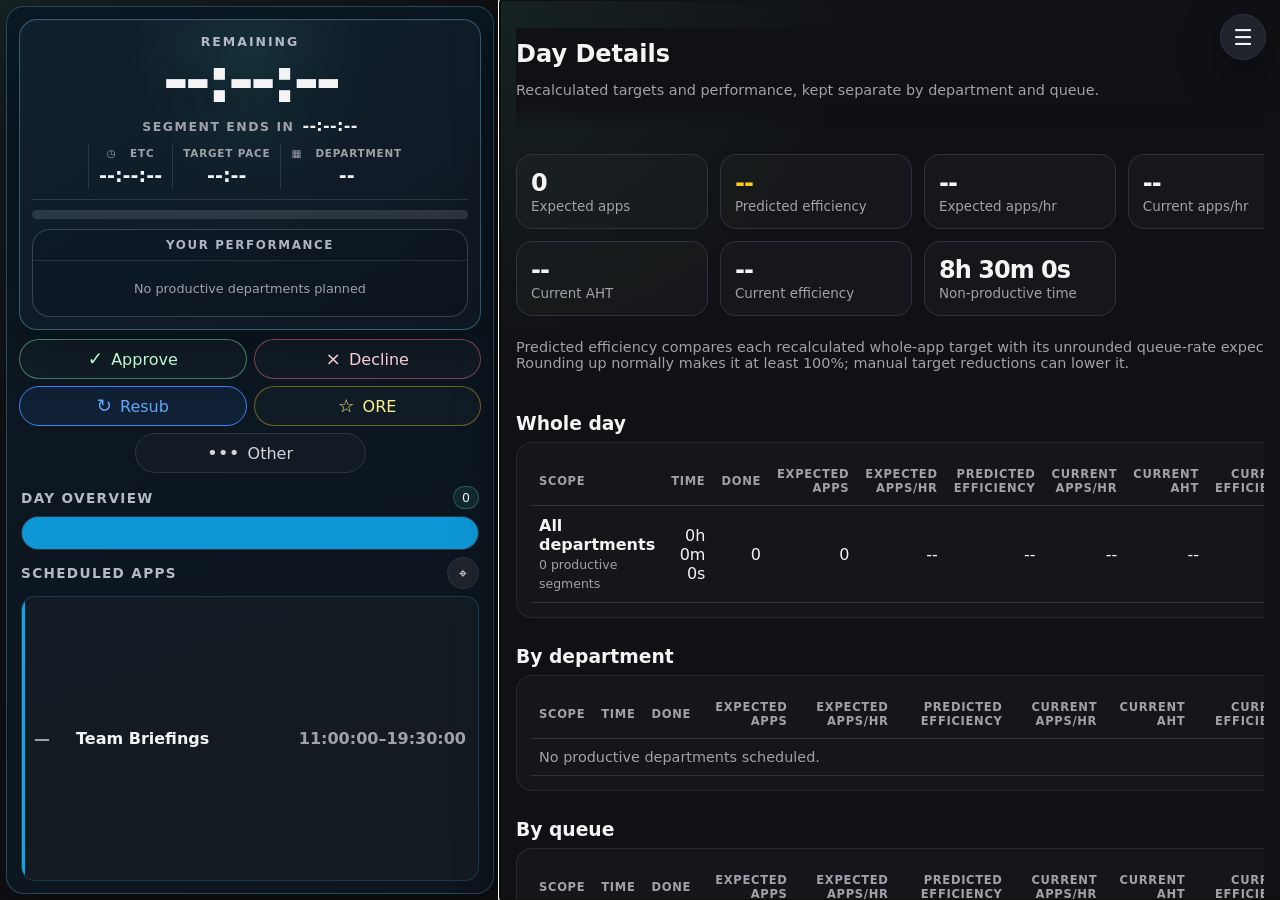
<file: queue-performance-dashboard.html>
<!DOCTYPE html><html lang="en">
<head>
  <meta charset="UTF-8" />
  <meta name="viewport" content="width=device-width, initial-scale=1.0" />
  <title>Queue Performance Dashboard</title>
  <style>
    :root {
      --bg: #101114;
      --panel: #181a20;
      --panel-soft: #20232b;
      --text: #f4f4f5;
      --muted: #a1a1aa;
      --border: #2f3340;
      --accent: #5eead4;
      --accent-strong: #14b8a6;
      --danger: #fb7185;
      --warning: #facc15;
      --success: #86efac;
      --shadow: 0 16px 40px rgba(0, 0, 0, 0.35);
      --radius: 18px;
      --workspace-rail: 500px;
      --font: system-ui, -apple-system, BlinkMacSystemFont, "Segoe UI", sans-serif;
    }

    * { box-sizing: border-box; }

body {
  margin: 0;
  height: 100vh;
  height: 100dvh;
  overflow: hidden;
  font-family: var(--font);
  background: radial-gradient(circle at top left, rgba(94, 234, 212, 0.08), transparent 30%), var(--bg);
  color: var(--text);
}

button, input, select, textarea { font: inherit; }
button { border: 0; cursor: pointer; color: inherit; }
a.btn { text-decoration: none; }

.app-shell {
  width: min(500px, calc(100% - 24px));
  margin: 0 auto;
  height: 100%;
  padding: 16px 0;
}

.topbar {
  position: fixed;
  top: 14px;
  right: 14px;
  z-index: 100;
}

.title-block h1 {
  margin: 0;
  font-size: clamp(1.8rem, 3vw, 3rem);
  letter-spacing: -0.04em;
}

.title-block p {
  margin: 6px 0 0;
  color: var(--muted);
  max-width: 720px;
}

.top-actions {
  display: flex;
  gap: 8px;
  justify-content: flex-end;
  position: relative;
}

.menu-trigger {
  width: 46px;
  height: 46px;
  padding: 0;
  font-size: 1.35rem;
  background: rgba(24, 26, 32, .92);
  box-shadow: var(--shadow);
  backdrop-filter: blur(8px);
}

.icon-btn {
  width: 42px;
  padding-inline: 0;
  font-size: 1.25rem;
  text-decoration: none;
}

.outcome-actions {
  display: grid;
  grid-template-columns: repeat(5, minmax(100px, 1fr));
  gap: 10px;
  width: 100%;
}

.outcome-actions .btn { min-height: 46px; }

.outcome-actions .btn.outcome-recorded {
  animation: outcome-button-hit .42s cubic-bezier(.2, .9, .3, 1.35);
}

@keyframes outcome-button-hit {
  45% { transform: scale(.92); filter: brightness(1.35); box-shadow: 0 0 0 4px rgba(134, 239, 172, .2); }
}

.menu-panel {
  position: absolute;
  top: calc(100% + 8px);
  right: 0;
  min-width: 220px;
  display: grid;
  gap: 8px;
  padding: 10px;
  border-radius: 14px;
  border: 1px solid var(--border);
  background: var(--panel);
  box-shadow: var(--shadow);
  z-index: 40;
  max-height: calc(100dvh - 76px);
  overflow-y: auto;
}

.menu-panel .btn {
  justify-content: flex-start;
  border-radius: 12px;
}

.menu-group { display: grid; gap: 8px; }
.menu-group + .menu-group { padding-top: 10px; border-top: 1px solid var(--border); }
.menu-group-label {
  padding: 0 8px;
  color: var(--muted);
  font-size: .66rem;
  font-weight: 800;
  letter-spacing: .1em;
  text-transform: uppercase;
}

.grid {
  display: grid;
  grid-template-columns: minmax(0, 1fr);
  gap: 18px;
  align-items: start;
  height: 100%;
}

.main-panel { height: 100%; min-height: 0; overflow: hidden; grid-template-rows: auto auto minmax(0, 1fr); }
.stack.day-overview { display: flex; flex-direction: column; min-height: 0; }

.panel {
  background: linear-gradient(180deg, rgba(255, 255, 255, 0.03), transparent), var(--panel);
  border: 1px solid var(--border);
  border-radius: var(--radius);
  box-shadow: var(--shadow);
  padding: 18px;
}

.panel-soft {
  padding: 14px;
  border-radius: 16px;
  border: 1px solid rgba(255, 255, 255, 0.08);
  background: rgba(255, 255, 255, 0.025);
}

.panel h2, .panel h3 {
  margin: 0 0 12px;
  letter-spacing: -0.02em;
}

.panel h2 { font-size: 1.15rem; }
.panel h3 { font-size: 1rem; }

.stack { display: grid; gap: 14px; }

.row {
  display: flex;
  gap: 10px;
  align-items: center;
  flex-wrap: wrap;
}

.row.between { justify-content: space-between; }

.field {
  display: grid;
  gap: 6px;
  flex: 1;
  min-width: 120px;
}

label {
  color: var(--muted);
  font-size: 0.78rem;
  text-transform: uppercase;
  letter-spacing: 0.08em;
}

input, select, textarea {
  width: 100%;
  border: 1px solid var(--border);
  background: var(--panel-soft);
  color: var(--text);
  border-radius: 12px;
  padding: 10px 12px;
  outline: none;
}

input[type="color"] {
  height: 43px;
  padding: 4px;
  cursor: pointer;
}

input:focus, select:focus, textarea:focus {
  border-color: var(--accent-strong);
  box-shadow: 0 0 0 3px rgba(20, 184, 166, 0.18);
}

.btn {
  display: inline-flex;
  align-items: center;
  justify-content: center;
  gap: 8px;
  padding: 10px 14px;
  border-radius: 999px;
  background: var(--panel-soft);
  border: 1px solid var(--border);
  color: var(--text);
  transition: transform 0.12s ease, background 0.12s ease, border-color 0.12s ease;
}

.btn:hover {
  transform: translateY(-1px);
  border-color: rgba(94, 234, 212, 0.5);
}

.btn.primary {
  background: var(--accent-strong);
  border-color: var(--accent-strong);
  color: #042f2e;
  font-weight: 700;
}

.btn.danger {
  background: rgba(251, 113, 133, 0.12);
  border-color: rgba(251, 113, 133, 0.45);
  color: #fecdd3;
}

.btn.warning {
  background: rgba(250, 204, 21, 0.12);
  border-color: rgba(250, 204, 21, 0.4);
  color: #fef08a;
}

.btn.success {
  background: rgba(134, 239, 172, 0.12);
  border-color: rgba(134, 239, 172, 0.45);
  color: #bbf7d0;
}

.btn.small {
  padding: 7px 10px;
  font-size: 0.85rem;
}

.tracker-card {
  text-align: center;
  padding: 28px 28px 24px;
  border-radius: 24px;
  background:
    radial-gradient(circle at 50% 16%, rgba(94, 234, 212, .09), transparent 35%),
    linear-gradient(145deg, rgba(16, 34, 47, .98), rgba(16, 24, 34, .96));
  border: 1px solid rgba(81, 154, 190, .52);
  box-shadow: inset 0 1px rgba(255,255,255,.025), 0 18px 50px rgba(0,0,0,.3);
}

.timer-display {
  margin: 12px 0 5px;
  font-size: clamp(3.8rem, 8vw, 6.8rem);
  font-weight: 900;
  line-height: .88;
  letter-spacing: -.065em;
  font-variant-numeric: tabular-nums;
  text-shadow: 0 8px 28px rgba(0,0,0,.36);
}
.segment-countdown {
  display: flex;
  justify-content: center;
  align-items: baseline;
  gap: 8px;
  margin-top: 18px;
  color: var(--muted);
  font-size: .78rem;
  font-weight: 800;
  letter-spacing: .12em;
  text-transform: uppercase;
}
.segment-countdown-time {
  color: var(--text);
  font-size: 1rem;
  font-variant-numeric: tabular-nums;
  letter-spacing: .02em;
}
.timer-caption {
  color: #b5b9c5;
  font-size: .78rem;
  font-weight: 800;
  letter-spacing: .16em;
  text-transform: uppercase;
}

.tracker-primary-facts {
  display: flex;
  justify-content: center;
  margin: 24px auto 0;
  padding-bottom: 20px;
  border-bottom: 1px solid rgba(255,255,255,.12);
}
.tracker-primary-facts .tracker-fact {
  min-width: 175px;
  padding: 2px 32px;
}
.performance-card {
  margin: 20px auto 0;
  max-width: 980px;
  overflow: hidden;
  border: 1px solid rgba(255,255,255,.18);
  border-radius: 18px;
  background: rgba(4, 10, 16, .14);
}
.performance-title {
  padding: 14px;
  color: #aeb4c2;
  font-size: .74rem;
  font-weight: 800;
  letter-spacing: .14em;
  text-transform: uppercase;
}
.tracker-facts {
  display: grid;
  grid-template-columns: minmax(105px, 1.15fr) repeat(4, minmax(72px, 1fr));
  margin: 0;
  border-top: 1px solid rgba(255,255,255,.12);
}
.performance-row-label {
  display: grid;
  place-content: center start;
  padding: 14px 20px;
  text-align: left;
  color: var(--text);
  font-size: .8rem;
  font-weight: 800;
  letter-spacing: .06em;
  text-transform: uppercase;
}
.performance-row-label.active { color: var(--accent); }
.performance-empty { grid-column: 1 / -1; margin: 0; padding: 20px; color: var(--muted); font-size: .8rem; }
.tracker-fact {
  display: grid;
  gap: 5px;
  min-width: 0;
  padding: 14px 12px;
  border-left: 1px solid rgba(255,255,255,.12);
}
.tracker-fact-label { color: var(--muted); font-size: .65rem; font-weight: 700; letter-spacing: .08em; text-transform: uppercase; }
.tracker-fact-value { font-size: 1.2rem; font-weight: 800; font-variant-numeric: tabular-nums; }
.tracker-fact.day-score .tracker-fact-value { color: #38d6aa; }
.timer-progress { height: 9px; margin-top: 18px; overflow: hidden; border-radius: 999px; background: rgba(255,255,255,.12); }
.timer-progress-fill { height: 100%; width: 0; border-radius: inherit; background: linear-gradient(90deg, #22c99a, #57e5c3); box-shadow: 0 0 16px rgba(34,201,154,.4); transition: width .3s linear; }

.tracker-meta {
  color: var(--muted);
  font-size: 1.05rem;
  margin: 8px 0 6px;
}

.tracker-status { color: var(--muted); }

.active-queue {
  font-size: 1.1rem;
  color: var(--accent);
  font-weight: 700;
}

.stats-grid {
  display: grid;
  grid-template-columns: repeat(2, minmax(0, 1fr));
  gap: 12px;
}

.stats-grid.four {
  grid-template-columns: repeat(4, minmax(0, 1fr));
}

.stat {
  padding: 14px;
  border: 1px solid var(--border);
  border-radius: 16px;
  background: rgba(255, 255, 255, 0.025);
}

.stat .value {
  font-size: 1.5rem;
  font-weight: 800;
  letter-spacing: -0.04em;
}

.stat .label {
  color: var(--muted);
  font-size: 0.84rem;
  margin-top: 2px;
}

.stat.good .value { color: var(--success); }
.stat.bad .value { color: var(--danger); }
.stat.warn .value { color: var(--warning); }

.queue-list, .segment-list, .log-list {
  display: flex;
  flex-direction: column;
  gap: 10px;
  max-height: 340px;
  overflow: auto;
  padding-right: 4px;
}

.log-list.single-output { max-height: min(68vh, 640px); }

.completion-modal {
  width: min(880px, calc(100vw - 28px));
}

.schedule-modal { width: min(980px, calc(100vw - 28px)); }
.day-detail-modal { width: min(1180px, calc(100vw - 28px)); max-height: min(88dvh, 920px); overflow: hidden; }
.day-detail-modal .modal-inner { max-height: min(88vh, 920px); overflow-y: auto; overflow-x: hidden; }
.detail-table { width: 100%; border-collapse: collapse; font-variant-numeric: tabular-nums; }
.detail-table th, .detail-table td { padding: 10px 8px; border-bottom: 1px solid var(--border); text-align: right; }
.detail-table th:first-child, .detail-table td:first-child { text-align: left; }
.detail-table th { color: var(--muted); font-size: .72rem; letter-spacing: .06em; text-transform: uppercase; }
.detail-table .detail-name { display: flex; align-items: center; gap: 8px; font-weight: 800; }
.detail-table .detail-sub { color: var(--muted); font-size: .78rem; font-weight: 400; }
.target-adjuster { display: inline-flex; align-items: center; justify-content: flex-end; gap: 7px; }
.target-adjuster .btn { width: 30px; height: 30px; padding: 0; font-size: 1.05rem; font-weight: 900; }
.target-adjuster output { min-width: 2ch; text-align: center; font-weight: 800; }
.target-adjuster .btn:disabled { cursor: not-allowed; opacity: .35; transform: none; }
.detail-section-heading { margin-bottom: 8px; }
.schedule-toolbar {
  display: grid;
  grid-template-columns: repeat(2, minmax(150px, 190px)) 1fr;
  gap: 12px;
  align-items: end;
  padding: 14px;
  border: 1px solid var(--border);
  border-radius: 16px;
  background: rgba(255, 255, 255, 0.025);
}
.schedule-summary { align-self: center; text-align: right; }
.schedule-table { display: grid; gap: 8px; }
.schedule-head, .schedule-row {
  display: grid;
  grid-template-columns: 42px minmax(180px, 1fr) 125px 125px 110px 88px;
  gap: 10px;
  align-items: center;
}
.schedule-head {
  padding: 0 12px;
  color: var(--muted);
  font-size: .72rem;
  font-weight: 700;
  letter-spacing: .08em;
  text-transform: uppercase;
}
.schedule-row {
  padding: 10px 12px;
  border: 1px solid var(--border);
  border-radius: 14px;
  background: rgba(255,255,255,.025);
  box-shadow: inset 4px 0 var(--queue-color, var(--accent-strong));
}
.schedule-index { color: var(--muted); font-weight: 800; text-align: center; }
.schedule-end { font-variant-numeric: tabular-nums; font-weight: 700; }
.schedule-duration { color: var(--muted); font-size: .85rem; }
.schedule-empty { padding: 30px; text-align: center; border: 1px dashed var(--border); border-radius: 14px; }

.completion-modal .modal-inner {
  display: flex;
  flex-direction: column;
  max-height: min(86vh, 860px);
}

.completion-modal .log-list.single-output {
  flex: 1;
  min-height: 0;
  max-height: none;
}

.queue-card, .segment-card, .log-card {
  border: 1px solid var(--border);
  border-radius: 16px;
  background: rgba(255, 255, 255, 0.025);
  padding: 12px;
  position: relative;
}

.queue-list > *, .segment-list > *, .log-list > * {
  flex: 0 0 auto;
}

.queue-card, .segment-card {
  overflow: hidden;
}

.log-card {
  overflow: visible;
  min-height: max-content;
}

.completion-edit-grid {
  display: grid;
  grid-template-columns: minmax(190px, .8fr) minmax(220px, 1.2fr) auto;
  gap: 10px;
  align-items: end;
  margin-top: 10px;
}

.queue-card::before, .segment-card::before {
  content: "";
  position: absolute;
  inset: 0 auto 0 0;
  width: 5px;
  background: var(--queue-color, var(--accent-strong));
}

.queue-card.active, .segment-card.active {
  border-color: rgba(94, 234, 212, 0.7);
  background: rgba(94, 234, 212, 0.07);
}

.queue-card-title, .segment-title {
  font-weight: 800;
  display: flex;
  justify-content: space-between;
  gap: 8px;
  align-items: center;
}

.queue-meta, .segment-meta, .log-meta {
  color: var(--muted);
  font-size: 0.86rem;
  margin-top: 4px;
}

.pill {
  display: inline-flex;
  align-items: center;
  padding: 3px 8px;
  border-radius: 999px;
  background: rgba(255, 255, 255, 0.08);
  border: 1px solid rgba(255, 255, 255, 0.08);
  color: var(--muted);
  font-size: 0.78rem;
  white-space: nowrap;
}

.pill.good {
  color: #bbf7d0;
  border-color: rgba(134, 239, 172, 0.35);
  background: rgba(134, 239, 172, 0.1);
}

.pill.bad {
  color: #fecdd3;
  border-color: rgba(251, 113, 133, 0.35);
  background: rgba(251, 113, 133, 0.1);
}

.pill.warn {
  color: #fef08a;
  border-color: rgba(250, 204, 21, 0.35);
  background: rgba(250, 204, 21, 0.1);
}

.swatch {
  width: 18px;
  height: 18px;
  border-radius: 999px;
  display: inline-block;
  border: 1px solid rgba(255,255,255,0.28);
  background: var(--queue-color, var(--accent-strong));
}


.day-timeline {
  display: flex;
  height: 46px;
  overflow: hidden;
  border-radius: 999px;
  border: 1px solid var(--border);
  background: rgba(255,255,255,0.05);
}

.timeline-block {
  min-width: 2px;
  background: var(--queue-color, var(--accent-strong));
  opacity: 0.9;
  position: relative;
  display: flex;
  align-items: center;
  justify-content: center;
  overflow: hidden;
}

.timeline-label {
  padding: 0 7px;
  color: #fff;
  font-size: .75rem;
  font-weight: 800;
  line-height: 1;
  text-shadow: 0 1px 3px rgba(0,0,0,.8);
  white-space: nowrap;
}

.overview-heading {
  display: flex;
  align-items: center;
  justify-content: space-between;
  gap: 12px;
}

.overview-heading h2 { margin-bottom: 0; }
.scheduled-apps-heading h3 { margin-bottom: 0; }
.scheduled-now-btn {
  width: 2.25rem;
  height: 2.25rem;
  padding: 0;
  font-size: 1.25rem;
  line-height: 1;
}
.expected-total {
  color: var(--text);
  background: rgba(94, 234, 212, .09);
  border-color: rgba(94, 234, 212, .25);
}

.upcoming-apps {
  display: grid;
  gap: 0;
  overflow-y: auto;
  overscroll-behavior: contain;
  min-height: 110px;
  flex: 1;
  border: 1px solid var(--border);
  border-radius: 14px;
  background: rgba(255, 255, 255, .02);
}

.upcoming-app {
  display: grid;
  grid-template-columns: 2rem minmax(0, 1fr) auto;
  gap: 10px;
  align-items: center;
  padding: 9px 12px;
  border-bottom: 1px solid rgba(255, 255, 255, .06);
}

.upcoming-app:last-child { border-bottom: 0; }
.upcoming-app-number { color: var(--muted); font-size: .75rem; font-weight: 800; }
.upcoming-app-queue { min-width: 0; overflow: hidden; text-overflow: ellipsis; white-space: nowrap; font-weight: 700; }
.upcoming-app-time { color: var(--accent); font-variant-numeric: tabular-nums; font-weight: 800; }
.upcoming-app.due-soon .upcoming-app-time { color: #f59e0b; }
.upcoming-app.overdue .upcoming-app-time { color: var(--danger); }
.upcoming-app.completed .upcoming-app-time { color: var(--success); }
.upcoming-app.segment-colour-tag {
  box-shadow: inset 3px 0 var(--queue-color, var(--muted));
}
.upcoming-app.non-productive {
  background: rgba(255, 255, 255, .035);
}
.upcoming-app.non-productive .upcoming-app-number { font-size: 1rem; }
.upcoming-app.non-productive .upcoming-app-time { color: var(--muted); }
.upcoming-empty { padding: 16px; text-align: center; }

.table-like { display: grid; gap: 8px; }

.mini-table-row {
  display: grid;
  grid-template-columns: 1fr auto auto;
  gap: 10px;
  align-items: center;
  padding: 9px 0;
  border-bottom: 1px solid rgba(255, 255, 255, 0.06);
}

.mini-table-row:last-child { border-bottom: 0; }

.subtle {
  color: var(--muted);
  font-size: 0.9rem;
}

.hidden { display: none !important; }
.notification-toast {
  position: fixed;
  right: 20px;
  bottom: 20px;
  z-index: 100;
  width: min(380px, calc(100vw - 32px));
  padding: 16px;
  border: 1px solid rgba(94, 234, 212, .45);
  border-radius: 16px;
  background: var(--panel);
  box-shadow: var(--shadow);
  animation: toast-in .2s ease-out;
}
.notification-toast-title { margin-bottom: 4px; font-weight: 800; }
.notification-toast-message { color: var(--muted); }
@keyframes toast-in { from { opacity: 0; transform: translateY(8px); } }

.final-round {
  position: fixed;
  inset: 0;
  z-index: 120;
  display: grid;
  place-items: center;
  overflow: hidden;
  padding: 24px;
  background:
    repeating-linear-gradient(-12deg, transparent 0 18px, rgba(255, 255, 255, .035) 19px 21px),
    radial-gradient(circle, rgba(239, 68, 68, .24), transparent 56%),
    rgba(4, 5, 8, .88);
  backdrop-filter: blur(6px);
  animation: final-round-in .22s ease-out both;
}

.final-round::before,
.final-round::after {
  content: "";
  position: absolute;
  left: -10%;
  width: 120%;
  height: 15px;
  background: linear-gradient(90deg, transparent, #facc15 15% 85%, transparent);
  box-shadow: 0 0 28px rgba(250, 204, 21, .75);
  transform: rotate(-4deg);
}

.final-round::before { top: 18%; }
.final-round::after { bottom: 18%; transform: rotate(4deg); }

.final-round-card {
  position: relative;
  width: min(860px, 94vw);
  padding: clamp(30px, 7vw, 72px) 24px;
  text-align: center;
  isolation: isolate;
}

.final-round-kicker {
  color: #fef08a;
  font-size: clamp(.8rem, 2vw, 1.15rem);
  font-weight: 1000;
  letter-spacing: .42em;
  text-transform: uppercase;
  text-shadow: 0 2px 0 #7f1d1d;
}

.final-round-title {
  margin: 4px 0;
  color: #fff7d6;
  font-size: clamp(4rem, 15vw, 9.5rem);
  font-weight: 1000;
  font-style: italic;
  line-height: .78;
  letter-spacing: -.09em;
  text-transform: uppercase;
  -webkit-text-stroke: clamp(1px, .25vw, 3px) #7f1d1d;
  text-shadow: 6px 7px 0 #dc2626, 11px 13px 0 #450a0a, 0 0 34px rgba(250, 204, 21, .5);
  transform: skew(-6deg) rotate(-2deg);
  animation: final-round-hit .55s cubic-bezier(.2, .9, .2, 1.2) both;
}

.final-round-queue {
  margin: 24px 0 5px;
  font-size: clamp(1.2rem, 4vw, 2rem);
  font-weight: 900;
}

.final-round-detail { margin: 0 0 20px; color: #d4d4d8; }
.final-round .btn { min-width: 150px; background: rgba(24, 24, 27, .8); }

@keyframes final-round-in { from { opacity: 0; } }
@keyframes final-round-hit {
  from { opacity: 0; transform: scale(2.2) skew(-6deg) rotate(-2deg); filter: blur(8px); }
  65% { opacity: 1; transform: scale(.94) skew(-6deg) rotate(-2deg); filter: blur(0); }
  to { transform: scale(1) skew(-6deg) rotate(-2deg); }
}

.outcome-actions { grid-template-columns: repeat(2, minmax(180px, 1fr)); max-width: 980px; margin: 0 auto; }
.outcome-actions .btn { min-height: 54px; border-width: 1px; background: rgba(255,255,255,.025); font-size: 1rem; }
.outcome-actions .btn span { font-size: 1.45rem; line-height: 1; }
.outcome-actions [data-outcome="Resub"] { color: #60a5fa; border-color: #3b82f6; background: rgba(59,130,246,.09); }
.outcome-actions [data-outcome="Other"] { grid-column: 1 / -1; width: 50%; justify-self: center; color: #d4d4d8; }
.main-panel { background: linear-gradient(160deg, rgba(11,25,36,.97), rgba(14,21,30,.98)); border-color: rgba(65,122,151,.5); }
.day-overview { padding: 4px 2px 0; }
.day-overview h2, .day-overview h3 { color: #b5bac6; text-transform: uppercase; letter-spacing: .1em; font-size: .85rem; }
.upcoming-apps { border-color: rgba(65,122,151,.38); background: rgba(4,10,16,.18); }

@media (prefers-reduced-motion: reduce) {
  .final-round, .final-round-title, .outcome-actions .btn.outcome-recorded { animation: none; }
}

/* Keep the complete working view visible on typical laptop-height displays. */
@media (max-height: 900px) {
  .app-shell { padding-block: 8px; }
  .grid, .stack { gap: 9px; }
  .panel { padding: 12px; }

  .tracker-card { padding: 14px 18px 12px; border-radius: 18px; }
  .timer-display { margin: 4px 0 2px; font-size: clamp(3rem, 7vh, 4.25rem); }
  .segment-countdown { margin-top: 8px; }
  .tracker-primary-facts { margin-top: 10px; padding-bottom: 10px; }
  .tracker-primary-facts .tracker-fact { padding-block: 2px; }
  .timer-progress { margin-top: 10px; }
  .performance-card { margin-top: 10px; }
  .performance-title { padding: 8px 12px; }
  .performance-row-label, .tracker-fact { padding-block: 8px; }

  .outcome-actions { gap: 7px; }
  .outcome-actions .btn { min-height: 40px; padding-block: 7px; }
  .outcome-actions .btn span { font-size: 1.15rem; }

  .day-overview { gap: 7px; }
  .day-timeline { height: 34px; }
  .scheduled-now-btn { width: 2rem; height: 2rem; }
  .upcoming-apps { min-height: 70px; }
  .upcoming-app { padding-block: 6px; }
}

/* On a wide monitor the live tracker stays at its useful narrow size while
   menu screens use the otherwise empty workspace beside it. */
@media (min-width: 1200px) {
  body { padding-left: var(--workspace-rail); }
  .app-shell {
    position: fixed;
    inset: 6px auto 6px 6px;
    width: calc(var(--workspace-rail) - 12px);
    height: auto;
    padding: 0;
  }
  .panel { padding: 12px; }
  .grid, .stack { gap: 9px; }
  .tracker-card { padding: 14px 12px 12px; border-radius: 18px; }
  .timer-display { margin: 4px 0 2px; font-size: clamp(3rem, 7vh, 4.25rem); }
  .segment-countdown { margin-top: 8px; }
  .tracker-primary-facts { margin-top: 10px; padding-bottom: 10px; }
  .tracker-primary-facts .tracker-fact { min-width: 0; padding: 2px 10px; }
  .timer-progress, .performance-card { margin-top: 10px; }
  .performance-title { padding: 8px 12px; }
  .performance-row-label, .tracker-fact { padding-block: 8px; }
  .outcome-actions { gap: 7px; }
  .outcome-actions .btn { min-height: 40px; padding-block: 7px; }
  .day-overview { gap: 7px; }
  .day-timeline { height: 34px; }
  .upcoming-apps { min-height: 70px; }
  .upcoming-app { padding-block: 6px; }

  .topbar { z-index: 50; }
}
.row-flex { flex: 1; }
.field-max-280 { max-width: 280px; }
.field-max-220 { max-width: 220px; }
.field-max-120 { max-width: 120px; }
.mt-10 { margin-top: 10px; }
.log-meta-inline { display: flex; flex-wrap: wrap; gap: 8px; align-items: center; }
.row-end { margin-top: 8px; justify-content: flex-end; }

dialog {
  border: 1px solid var(--border);
  background: var(--panel);
  color: var(--text);
  border-radius: 22px;
  padding: 0;
  width: min(760px, calc(100vw - 28px));
  box-shadow: var(--shadow);
}

dialog::backdrop {
  background: rgba(0, 0, 0, 0.7);
  backdrop-filter: blur(4px);
}

.modal-inner { padding: 20px; }

.modal-header {
  display: flex;
  justify-content: space-between;
  gap: 16px;
  align-items: center;
  margin-bottom: 16px;
}

.modal-header h2 { margin: 0; }

.footer-note {
  margin-top: 16px;
  color: var(--muted);
  font-size: 0.82rem;
}

.import-textarea { min-height: 250px; resize: vertical; font-family: ui-monospace, SFMono-Regular, Menlo, monospace; }
.import-preview { display: grid; gap: 8px; }
.import-preview-row { display: grid; grid-template-columns: minmax(130px, 1fr) auto; gap: 12px; align-items: center; }
.import-preview-row span:last-child { color: var(--muted); font-variant-numeric: tabular-nums; }
.import-message { margin: 0; }
.import-message.error { color: var(--danger); }
.import-message.success { color: var(--success); }

.department-settings { padding: 0; overflow: hidden; }
.department-settings summary {
  display: flex;
  align-items: center;
  justify-content: space-between;
  gap: 12px;
  padding: 14px;
  cursor: pointer;
  font-weight: 800;
  list-style: none;
}
.department-settings summary::-webkit-details-marker { display: none; }
.department-settings summary::after { content: "+"; color: var(--accent); font-size: 1.25rem; }
.department-settings[open] summary { border-bottom: 1px solid var(--border); }
.department-settings[open] summary::after { content: "−"; }
.department-settings-content { padding: 14px; }


/* Full-view dialogs feel like in-app pages while preserving this single-file app. */
dialog:not(.popup-dialog) {
  inset: 0;
  width: 100vw;
  max-width: none;
  height: 100dvh;
  max-height: none;
  margin: 0;
  border: 0;
  border-radius: 0;
  background: radial-gradient(circle at top left, rgba(94, 234, 212, .08), transparent 30%), var(--bg);
  overflow-y: auto;
  overflow-x: hidden;
}
dialog:not(.popup-dialog)::backdrop { background: var(--bg); backdrop-filter: none; }
dialog:not(.popup-dialog) .modal-inner {
  width: min(1180px, calc(100% - 32px));
  min-height: 100%;
  margin: 0 auto;
  padding: 28px 0 56px;
}
dialog:not(.popup-dialog) .modal-inner.stack {
  align-content: start;
}
dialog:not(.popup-dialog) .modal-header {
  position: sticky;
  top: 0;
  z-index: 5;
  padding: 12px 76px 16px 0;
  background: linear-gradient(var(--bg) 75%, transparent);
}
dialog:not(.popup-dialog) .modal-header > .btn:last-child { display: none; }
dialog:not(.popup-dialog) .queue-list,
dialog:not(.popup-dialog) .segment-list,
dialog:not(.popup-dialog) .log-list { max-height: none; }
.completion-modal, .schedule-modal, .day-detail-modal { width: 100vw; max-height: none; }
.day-detail-modal .modal-inner, .completion-modal .modal-inner { max-height: none; }
.help-layout { display: grid; grid-template-columns: 250px minmax(0, 1fr); gap: 24px; align-items: start; }
.help-nav, .help-card, .help-callout { border: 1px solid var(--border); background: linear-gradient(180deg, rgba(255,255,255,.025), transparent), var(--panel); border-radius: var(--radius); }
.help-nav { position: sticky; top: 92px; padding: 18px; }
.help-nav strong { display: block; margin-bottom: 8px; }
.help-nav a { display: block; padding: 5px 0; color: var(--muted); text-decoration: none; }
.help-nav a:hover { color: var(--accent); }
.help-content { display: grid; gap: 18px; }
.help-card { padding: clamp(20px, 4vw, 32px); scroll-margin-top: 88px; }
.help-card h2 { margin: 0 0 12px; font-size: 1.55rem; }
.help-card h3 { margin: 24px 0 8px; font-size: 1.05rem; }
.help-card p, .help-card ul, .help-card ol { margin-top: 8px; line-height: 1.65; }
.help-card li + li { margin-top: 6px; }
.help-card code { padding: .1em .35em; border-radius: 6px; background: var(--panel-soft); color: #ccfbf1; }
.help-card dl { display: grid; grid-template-columns: minmax(140px,190px) 1fr; gap: 10px 18px; margin: 0; }
.help-card dt { font-weight: 800; }
.help-card dd { margin: 0; color: var(--muted); }
.help-callout { padding: 14px 16px; border-left: 4px solid var(--accent-strong); background: var(--panel-soft); }
.help-callout.warning { border-left-color: var(--warning); }
.help-card .steps { counter-reset: step; list-style: none; padding: 0; }
.help-card .steps li { counter-increment: step; padding-left: 42px; position: relative; }
.help-card .steps li::before { content: counter(step); position: absolute; left: 0; top: 0; width: 28px; height: 28px; display: grid; place-items: center; border-radius: 50%; background: var(--accent-strong); color: #042f2e; font-weight: 900; }

@media (max-width: 1199px) {
  .help-layout { grid-template-columns: 1fr; }
  .help-nav { position: static; columns: 2; }
  .help-nav strong { column-span: all; }
  .help-card dl { grid-template-columns: 1fr; gap: 2px; }
  dialog:not(.popup-dialog) .modal-inner { width: min(500px, calc(100% - 24px)); padding-top: 8px; }
  .app-shell { width: min(100%, 500px); padding: 6px 0; }
  .grid { grid-template-columns: 1fr; display: grid; }
  .top-actions { justify-content: flex-end; }
  .panel { padding: 12px; }
  .tracker-card { padding: 18px 12px 16px; }
  .timer-display { font-size: clamp(3rem, 15vw, 4.5rem); }
  .tracker-primary-facts { margin-top: 20px; }
  .tracker-primary-facts .tracker-fact { min-width: 0; padding: 6px 12px; }
  .performance-card { overflow: hidden; }
  .tracker-facts { min-width: 0; grid-template-columns: minmax(72px, 1.05fr) repeat(3, minmax(64px, 1fr)); }
  .tracker-fact { padding: 12px 8px; }
  .performance-row-label { padding: 12px; }
  .stats-grid, .stats-grid.four { grid-template-columns: repeat(4, minmax(0, 1fr)); gap: 6px; }
  .stat { padding: 10px 8px; border-radius: 12px; }
  .stat .value { font-size: clamp(.95rem, 4vw, 1.3rem); white-space: nowrap; }
  .stat .label { font-size: clamp(.62rem, 2.4vw, .76rem); line-height: 1.25; }
  .mini-table-row { grid-template-columns: 1fr; }
  .schedule-toolbar { grid-template-columns: 1fr 1fr; }
  .schedule-summary { grid-column: 1 / -1; text-align: left; }
  .schedule-head { display: none; }
  .schedule-row { grid-template-columns: 30px 1fr auto; }
  .schedule-row select { grid-column: 2 / -1; }
  .schedule-row input { grid-column: 2; }
  .schedule-duration { display: none; }
  .outcome-actions { grid-template-columns: repeat(2, minmax(0, 1fr)); }
  .completion-edit-grid { grid-template-columns: 1fr; }
  .day-detail-modal { width: calc(100vw - 12px); }
  .day-detail-modal { max-height: calc(100dvh - 12px); }
  .day-detail-modal .modal-inner { padding: 14px; max-height: calc(100dvh - 12px); }
  .day-detail-modal .stats-grid.four { grid-template-columns: repeat(2, minmax(0, 1fr)); }
  .detail-table thead { display: none; }
  .detail-table, .detail-table tbody { display: block; }
  .detail-table tr { display: grid; grid-template-columns: repeat(2, minmax(0, 1fr)); padding: 10px 0; border-bottom: 1px solid var(--border); }
  .detail-table tr:last-child { border-bottom: 0; }
  .detail-table td { display: grid; gap: 2px; padding: 7px 6px; border: 0; text-align: left; }
  .detail-table td:first-child { grid-column: 1 / -1; }
  .detail-table td:not(:first-child)::before { color: var(--muted); font-size: .62rem; letter-spacing: .06em; text-transform: uppercase; }
  .detail-table td:nth-child(2)::before { content: "Time"; }
  .detail-table td:nth-child(3)::before { content: "Done"; }
  .detail-table td:nth-child(4)::before { content: "Expected apps"; }
  .detail-table td:nth-child(5)::before { content: "Expected apps/hr"; }
  .detail-table td:nth-child(6)::before { content: "Predicted efficiency"; }
  .detail-table td:nth-child(7)::before { content: "Current apps/hr"; }
  .detail-table td:nth-child(8)::before { content: "Current AHT"; }
  .detail-table td:nth-child(9)::before { content: "Current efficiency"; }
}

@media (max-width: 480px) {
  /* Use every available pixel when the dashboard is docked in a narrow rail. */
  .app-shell { width: 100%; padding-block: 0; }
  .main-panel { border-inline: 0; border-radius: 0; }
  .title-block h1 { font-size: 1.65rem; }
  .tracker-fact { padding: 0 6px; }
  .tracker-fact-label { font-size: .62rem; }
  .tracker-fact-value { font-size: .86rem; }
}

@media (min-width: 1200px) {
  dialog:not(.popup-dialog) {
    inset: 0 0 0 var(--workspace-rail);
    width: calc(100vw - var(--workspace-rail));
    height: 100dvh;
    margin: 0;
    z-index: 30;
  }
  dialog:not(.popup-dialog)::backdrop { background: transparent; }
}

  </style>
</head>
<body>
  <main class="app-shell">
    <header class="topbar" id="topbar">
      <section class="top-actions">
        <button class="btn menu-trigger" id="menuBtn" aria-label="Open menu" aria-expanded="false" aria-controls="topMenuPanel">☰</button>
        <div class="menu-panel hidden" id="topMenuPanel">
          <div class="menu-group">
            <button class="btn" id="dashboardBtn" type="button">Live Dashboard</button>
            <button class="btn" id="helpBtn" type="button">Help</button>
            <button class="btn" id="settingsBtn">Queue Settings</button>
            <button class="btn" id="notificationsBtn">Notifications</button>
          </div>
          <div class="menu-group">
            <span class="menu-group-label">Schedule</span>
            <button class="btn" id="planBtn">Edit Schedule</button>
            <button class="btn" id="scheduleImporterBtn">Import Schedule</button>
          </div>
          <div class="menu-group">
            <span class="menu-group-label">Day actions</span>
            <button class="btn" id="dayDetailBtn">Day Details</button>
            <button class="btn" id="completedAppsBtn">Completed Apps</button>
            <button class="btn" id="exportCsvBtn">Export CSV</button>
            <button class="btn danger" id="resetBtn">Reset Day</button>
          </div>
        </div>
      </section>
    </header><section class="grid">
  <section class="panel main-panel stack">
    <div class="tracker-card">
      <div class="timer-caption" id="timerCaption">Remaining</div>
      <div class="timer-display" id="timerDisplay">--:--:--</div>
      <div class="segment-countdown">
        <span>Segment ends in</span>
        <time class="segment-countdown-time" id="segmentCountdown">--:--:--</time>
      </div>
      <div class="tracker-primary-facts">
        <div class="tracker-fact"><span class="tracker-fact-label">◷ &nbsp; ETC</span><span class="tracker-fact-value" id="timerEtc">--:--:--</span></div>
        <div class="tracker-fact"><span class="tracker-fact-label">Target pace</span><span class="tracker-fact-value" id="timerTarget">--:--</span></div>
        <div class="tracker-fact"><span class="tracker-fact-label">▦ &nbsp; Department</span><span class="tracker-fact-value" id="currentDepartment">--</span></div>
      </div>
      <div class="timer-progress" aria-label="Progress to next target"><div class="timer-progress-fill" id="timerProgress"></div></div>
      <section class="performance-card" aria-label="Your current performance">
        <div class="performance-title">Your performance</div>
        <div class="tracker-facts" id="performanceRows"></div>
      </section>
    </div>
    <div class="outcome-actions" aria-label="Record application outcome">
      <button class="btn success" type="button" data-outcome="Approve"><span aria-hidden="true">✓</span> Approve</button>
      <button class="btn danger" type="button" data-outcome="Decline"><span aria-hidden="true">×</span> Decline</button>
      <button class="btn" type="button" data-outcome="Resub"><span aria-hidden="true">↻</span> Resub</button>
      <button class="btn warning" type="button" data-outcome="ORE"><span aria-hidden="true">☆</span> ORE</button>
      <button class="btn" type="button" data-outcome="Other"><span aria-hidden="true">•••</span> Other</button>
    </div>

    <section class="stack day-overview">
      <div class="overview-heading">
        <h2>Day Overview</h2>
        <span class="pill expected-total" id="expectedAppsTotal" aria-label="0 apps expected">0</span>
      </div>
      <div class="day-timeline" id="dayTimeline"></div>
      <div class="overview-heading scheduled-apps-heading">
        <h3>Scheduled apps</h3>
        <button class="btn small scheduled-now-btn" id="scheduledAppsNowBtn" type="button" aria-label="Jump to current scheduled item" title="Jump to now">⌖</button>
      </div>
      <div class="upcoming-apps" id="upcomingApps" aria-live="polite"></div>
    </section>

  </section>
</section>

  </main>
  <aside class="notification-toast hidden" id="notificationToast" role="status" aria-live="polite">
    <div class="notification-toast-title" id="notificationToastTitle"></div>
    <div class="notification-toast-message" id="notificationToastMessage"></div>
  </aside>
  <aside class="final-round hidden" id="finalRound" role="dialog" aria-modal="true" aria-labelledby="finalRoundTitle" aria-describedby="finalRoundDetail">
    <div class="final-round-card">
      <div class="final-round-kicker">Final target</div>
      <div class="final-round-title" id="finalRoundTitle">Final App</div>
      <div class="final-round-queue" id="finalRoundQueue"></div>
      <p class="final-round-detail" id="finalRoundDetail"></p>
      <button class="btn" id="dismissFinalRoundBtn" type="button">Let’s go!</button>
    </div>
  </aside>
  <dialog id="helpDialog" class="page-dialog">
    <div class="modal-inner">
      <div class="modal-header">
        <div><h2>Dashboard Help</h2><p class="subtle">Everything you need, without leaving the dashboard.</p></div>
        <button class="btn small" type="button" data-close-dialog="helpDialog">Close</button>
      </div>
      <div class="help-layout">
      <nav class="help-nav" aria-label="Help topics"><strong>On this page</strong><a href="#start">Getting started</a><a href="#screen">Main screen</a><a href="#schedule">Schedule</a><a href="#settings">Queue settings</a><a href="#completions">Completions</a><a href="#targets">Targets &amp; timer</a><a href="#notifications">Notifications</a><a href="#menu">Other menu features</a><a href="#new-day">Reset &amp; rollover</a><a href="#storage">Storage &amp; privacy</a><a href="#troubleshooting">Troubleshooting</a></nav>
      <main class="help-content">
        <section class="help-card" id="start"><h2>Getting started</h2><ol class="steps"><li>Check queue names and rates under <strong>Menu → Queue Settings</strong>.</li><li>Build today’s plan under <strong>Menu → Schedule</strong>.</li><li>During a productive segment, press Approve, Decline, Resub, ORE, or Other for each finished application.</li><li>Export the completion history before resetting if you need an external record.</li></ol><div class="help-callout"><strong>Recommended:</strong> review <strong>Day Details</strong> before exporting or resetting the day.</div></section>

        <section class="help-card" id="screen"><h2>Main screen</h2><dl><dt>Pace timer</dt><dd>Time until the next evenly spaced target beat in the current scheduled segment. When a beat passes, the timer moves directly to the next one, keeping the planned rhythm moving.</dd><dt>ETC</dt><dd>The local clock time at which the next target is due.</dd><dt>Target</dt><dd>The next target number and total target for the segment, such as 2 / 5.</dd><dt>Department</dt><dd>The department assigned to the current productive queue.</dd><dt>Day / segment efficiency</dt><dd>Recorded completions divided by the unrounded expectation earned over productive time elapsed so far.</dd><dt>Day / segment apps per hour</dt><dd>Completions divided by productive hours elapsed for the whole day or current segment.</dd><dt>Outcome buttons</dt><dd>Approve, Decline, Resub, ORE, and Other record a completion against the productive queue active in the schedule.</dd><dt>Day Overview</dt><dd>A timeline of planned segments with completed-versus-expected values, plus productive time, non-productive time, and completion count.</dd></dl></section>

        <section class="help-card" id="schedule"><h2>Schedule</h2><p>Open <strong>Menu → Schedule</strong>. Set shift start and end, then use <strong>+ Add activity</strong>. Choose a queue/activity and start time for each row.</p><ul><li>A segment runs from its start until the next segment starts. The last segment runs until shift end.</li><li>The default day is 11:00–19:30 with 15 minutes of Team Briefings.</li><li>Each start must be inside the shift, and two activities cannot share the same start.</li><li>Rows are sorted chronologically. Deleting a row causes the preceding activity to run until the following row.</li><li>Outcome buttons use the queue in the active scheduled segment.</li></ul><p>Close the dialog to validate it. Invalid shift bounds, out-of-range starts, or duplicate starts must be corrected first.</p><h3>Import a copied day</h3><p>Open <strong>Menu → Import Schedule</strong>, paste the complete day, and choose <strong>Preview import</strong>. The importer reads the date from the first row, shift bounds from the second row, and each activity name immediately followed by its time range. Location, comments, and other text are ignored.</p><ul><li>Review every extracted activity before choosing <strong>Replace today’s plan</strong>.</li><li>Known BCA labels and Team Briefings are matched to their existing queue options.</li><li>An unrecognised activity is added to Queue Settings at zero apps per hour, making it non-productive until you edit its rate and department.</li><li>Identical repeated copies of an activity and its time are ignored automatically.</li></ul><div class="help-callout warning"><strong>Replacing the plan:</strong> applying an import replaces all current schedule rows. It does not delete completion history.</div></section>

        <section class="help-card" id="settings"><h2>Queue settings</h2><p>Open <strong>Menu → Queue Settings</strong> to create, edit, or delete queue definitions and manage departments.</p><h3>Add a queue</h3><ul><li><strong>Queue name:</strong> the label shown throughout the dashboard.</li><li><strong>Apps per hour:</strong> the expected throughput. Decimal values are accepted. A rate of zero makes the entry non-productive and creates no app targets.</li><li><strong>Department:</strong> required for productive queues. BCA and PCA are included by default; AA belongs under PCA while the initial productive queues belong under BCA.</li><li><strong>Colour:</strong> identifies the queue in schedule and timeline displays.</li></ul><h3>Edit and delete</h3><p>Use a queue row's controls to edit its name, rate, department, or colour. A queue cannot be deleted while today's plan uses it.</p><h3>Manage departments</h3><p>Add or rename departments in the Departments section. A custom department can only be deleted when it has no queues. Built-in BCA and PCA cannot be deleted.</p><div class="help-callout"><strong>Built-in activities:</strong> Non-productive, Off queue, and Team Briefings are locked at zero apps/hour. They cannot be renamed or deleted, although their colours can be changed.</div></section>


        <section class="help-card" id="completions"><h2>Recording completions</h2><p>During a productive scheduled segment, press an outcome button to add a timestamped completion against its active planned queue. During a non-productive activity or outside the schedule, pressing an outcome button opens a form for its department, task/queue, and completion time instead. That work counts in whole-day, department, and queue performance even when the selected queue is not on today's schedule.</p><p>Use <strong>Menu → Completed Apps</strong> to review today’s entries, correct a completion time, change its task/queue, or delete mistakes. Changing the time automatically assigns the productive queue scheduled at the new time. If no productive queue was scheduled then, the existing queue remains selected and the entry is shown without a scheduled activity; use the task/queue dropdown to override it.</p></section>

        <section class="help-card" id="targets"><h2>Targets and timer</h2><p>A productive segment's raw expectation is its hours multiplied by its queue's apps-per-hour rate. Any positive result is rounded up to a whole app. Target due times are spread evenly from segment start to segment end.</p><p>In Day Details, use the minus and plus buttons beside a segment's Expected apps value to account for exceptions. You can adjust a target by more than one in either direction, although the result never falls below zero. Adjustments are stored with the segment and reflected in the timer, reminders and totals.</p><p>The Scheduled apps list retains historical targets. A completed target shows its actual completion time; otherwise it shows the ETC. An ETC turns amber during the five minutes before it is due and red after it passes. An active non-productive activity is kept at the top until it ends. During productive time, the view advances only after an application is submitted, including when it is completed ahead of its ETC. If you browse elsewhere in the list, select the target icon beside Scheduled apps to jump back to the current item.</p><p>The timer shows no active target before/after the shift, during zero-rate activities, or after every slot in the current segment has passed. The one-time Final App splash appears when the final target window begins, so a queue paced at roughly 3.4 apps/hour shows it around 17 minutes before segment end, while a queue paced at 60 apps/hour shows it around one minute before the end. This is separate from the optional escalating music, which plays only during the final 30 seconds of every segment, including non-productive activities.</p></section>

        <section class="help-card" id="notifications"><h2>Notification settings</h2><p>Open <strong>Menu → Notifications</strong>.</p><dl><dt>Enable scheduled target reminders</dt><dd>Turns the periodic due-target checks on or off. Enabling reminders starts with the next target rather than replaying one that is already due.</dd><dt>Send test toast</dt><dd>Shows an immediate in-page sample.</dd><dt>Play a sound</dt><dd>Generates a short reminder tone. Browsers may require a user interaction before audio is allowed.</dd><dt>Play a click when recording outcomes</dt><dd>Plays a short click after an outcome is successfully recorded. Turn this off to keep the button animation silent.</dd></dl><p>Target reminders and the Final App overlay are paused while the Schedule dialog is open. Targets that pass while you edit are skipped, and reminders resume with the next target after the schedule closes.</p><div class="help-callout warning"><strong>Keep the tab open.</strong> Reminders are in-page toasts, so this static application cannot show them after the dashboard is closed.</div></section>

        <section class="help-card" id="menu"><h2>Other menu features</h2><dl><dt>Day Details</dt><dd>Reviews recalculated targets and performance from the Day actions section.</dd><dt>Completed Apps</dt><dd>Reviews or deletes today’s outcome entries from the Day actions section.</dd><dt>Export CSV</dt><dd>Downloads one row per current completion.</dd><dt>Reset Day</dt><dd>Clears today’s operational records while retaining queue settings and preferences.</dd></dl></section>

        <section class="help-card" id="new-day"><h2>Reset and date rollover</h2><p><strong>Reset Day</strong> asks for confirmation. It restores the default shift and Team Briefings and clears live day data. Queue definitions and notification preferences remain.</p><p>If the page remains open across a local calendar-date change, a dialog offers:</p><ul><li><strong>Export CSV &amp; reset:</strong> export when completions exist, reset, and open the new schedule.</li><li><strong>Reset without export:</strong> reset immediately and open the schedule.</li><li><strong>Skip for now:</strong> keep the existing data, mark it as today's state, and open the schedule.</li></ul><div class="help-callout warning"><strong>Before resetting:</strong> export the CSV if an external completion record is required. Browser data can disappear when site data is cleared.</div></section>

        <section class="help-card" id="storage"><h2>Storage, privacy, and exports</h2><p>State is stored as JSON in browser <code>localStorage</code> under <code>queuePerformanceDashboard.v2</code>. Nothing is uploaded by this app. Storage belongs to the current browser profile and origin, so local-file, localhost, different ports, different browsers, and private windows may not share data.</p><p>The CSV contains the scheduled queue, outcome, recorded time, planned queue, and planned segment. See the <a href="DATA_DICTIONARY.md">data dictionary</a> for the complete schema and calculations.</p></section>

        <section class="help-card" id="troubleshooting"><h2>Troubleshooting</h2><h3>No pace timer or target</h3><p>Check that local time is within a scheduled productive segment, its queue rate is above zero, and a future target slot remains.</p><h3>Notifications are missing</h3><p>Enable reminders, keep the dashboard open, and try Send test toast. Check browser audio restrictions if the toast appears without sound.</p><h3>Schedule will not close</h3><p>Ensure shift end follows shift start, every activity starts inside the shift, and no two rows use the same time.</p><h3>Cannot delete a queue</h3><p>Built-ins are permanent. For another queue, first change or delete every current schedule segment that references it.</p><h3>Previous data is missing</h3><p>Return to the same browser profile and URL/origin. Check whether site data was cleared or private browsing was used. The application has no cloud recovery.</p><h3>CSV will not export</h3><p>There must be at least one current completion. Browser download policies can also block automatic downloads.</p></section>
      </main>
    </div>
    </div>
  </dialog>
  <dialog id="notificationDialog">
    <form method="dialog" class="modal-inner stack">
      <div class="modal-header"><h2>Notifications</h2><button class="btn small" value="close">Close</button></div>
      <p class="subtle">Get a reminder when a scheduled app target is due. The dashboard must remain open for reminders to run.</p>
      <section class="panel-soft stack">
        <p class="subtle">Reminders appear as in-page toasts while the dashboard is open.</p>
        <label class="row" style="text-transform: none; letter-spacing: 0;">
          <input id="notificationReminders" type="checkbox" style="width: auto;" /> Enable scheduled target reminders
        </label>
        <div class="row">
          <button class="btn primary" id="testNotificationBtn" type="button">Send test toast</button>
        </div>
        <label class="row" style="text-transform: none; letter-spacing: 0;">
          <input id="notificationSound" type="checkbox" style="width: auto;" /> Play a sound with reminders
        </label>
        <label class="row" style="text-transform: none; letter-spacing: 0;">
          <input id="outcomeClickSound" type="checkbox" style="width: auto;" /> Play a click when recording outcomes
        </label>
        <label class="row" style="text-transform: none; letter-spacing: 0;">
          <input id="finalRoundMusic" type="checkbox" style="width: auto;" /> Play escalating music for the final 30 seconds of each segment
        </label>
      </section>
      <p class="footer-note">Toasts only appear while this page is open. Sound may also require a user interaction before the browser allows it.</p>
    </form>
  </dialog>  <dialog id="newDayDialog" class="popup-dialog">
    <form method="dialog" class="modal-inner stack">
      <div class="modal-header"><h2>A new day has started</h2></div>
      <p class="subtle">Export yesterday’s tracking history and start a fresh schedule, or keep the current day open for now.</p>
      <div class="row">
        <button class="btn primary" id="newDayExportBtn" type="button">Export CSV &amp; reset</button>
        <button class="btn" id="newDayResetBtn" type="button">Reset without export</button>
        <button class="btn" id="newDaySkipBtn" type="button">Skip for now</button>
      </div>
    </form>
  </dialog>  <dialog id="settingsDialog">
    <form method="dialog" class="modal-inner">
      <div class="modal-header">
        <h2>Queue Settings</h2>
        <button class="btn small" value="close">Close</button>
      </div><div class="stack">
    <div class="row">
      <div class="field">
        <label for="queueName">Queue name</label>
        <input id="queueName" placeholder="e.g. BCA, EDD, IDV" />
      </div>
      <div class="field">
        <label for="queueRate">Apps per hour</label>
        <input id="queueRate" type="number" min="0" step="0.1" placeholder="e.g. 4" />
      </div>
      <div class="field">
        <label for="queueDepartment">Department</label>
        <select id="queueDepartment"></select>
      </div>
      <div class="field field-max-120">
        <label for="queueColor">Colour</label>
        <input id="queueColor" type="color" value="#14b8a6" />
      </div>
      <button class="btn primary" id="addQueueBtn" type="button">Add Queue</button>
    </div>

    <div class="queue-list" id="queueList"></div>
    <details class="panel-soft department-settings">
      <summary>Departments</summary>
      <div class="stack department-settings-content">
        <p class="subtle">Departments group productive queues for current and future work types.</p>
        <div class="row">
          <div class="field"><label for="departmentName">Department name</label><input id="departmentName" placeholder="e.g. Reviews" /></div>
          <button class="btn primary" id="addDepartmentBtn" type="button">Add Department</button>
        </div>
        <div class="queue-list" id="departmentList"></div>
      </div>
    </details>
  </div>
</form>

  </dialog>  <dialog id="dayDetailDialog" class="day-detail-modal">
    <form method="dialog" class="modal-inner stack">
      <div class="modal-header">
        <div><h2>Day Details</h2><p class="subtle">Recalculated targets and performance, kept separate by department and queue.</p></div>
        <button class="btn small" value="close">Close</button>
      </div>
      <div class="stack" id="dayDetailContent"></div>
    </form>
  </dialog>  <dialog id="completionDialog" class="completion-modal">
    <form method="dialog" class="modal-inner stack">
      <div class="modal-header">
        <h2>Completed Apps</h2>
        <button class="btn small" value="close">Close</button>
      </div>
      <p class="subtle">Correct a completion’s time or queue, or delete mistaken entries. Changing the time automatically selects the productive queue scheduled at that time.</p>
      <div class="log-list single-output" id="completionHistory"></div>
    </form>
  </dialog>  <dialog id="offQueueCompletionDialog" class="popup-dialog">
    <form class="modal-inner stack" id="offQueueCompletionForm">
      <div class="modal-header">
        <h2>Record completed app</h2>
        <button class="btn small" type="button" id="cancelOffQueueCompletionBtn">Cancel</button>
      </div>
      <p class="subtle">No productive queue is active. Choose where and when this app was completed.</p>
      <div class="field">
        <label for="offQueueCompletionDepartment">Department</label>
        <select id="offQueueCompletionDepartment" required></select>
      </div>
      <div class="field">
        <label for="offQueueCompletionQueue">Task / queue</label>
        <select id="offQueueCompletionQueue" required></select>
      </div>
      <div class="field">
        <label for="offQueueCompletionTime">Completed at</label>
        <input id="offQueueCompletionTime" type="time" step="1" required />
      </div>
      <button class="btn primary" type="submit">Record app</button>
    </form>
  </dialog>  <dialog id="scheduleImporterDialog">
    <form method="dialog" class="modal-inner stack" id="scheduleImporterForm">
      <div class="modal-header">
        <h2>Schedule Importer</h2>
        <button class="btn small" value="close">Close</button>
      </div>
      <p class="subtle">Paste one complete day from the scheduling system. Review the activities below before replacing today’s plan.</p>
      <div class="field">
        <label for="scheduleImportText">Copied schedule</label>
        <textarea class="import-textarea" id="scheduleImportText" placeholder="Sat 29th, Aug&#10;11:00 - 19:30 Shift&#10;Team Briefings&#10;11:00 - 11:15"></textarea>
      </div>
      <div class="row">
        <button class="btn" id="previewScheduleImportBtn" type="button">Preview import</button>
        <button class="btn primary" id="applyScheduleImportBtn" type="button" disabled>Replace today’s plan</button>
      </div>
      <p class="import-message subtle" id="scheduleImportMessage" role="status" aria-live="polite">Nothing parsed yet.</p>
      <section class="panel-soft import-preview" id="scheduleImportPreview" aria-label="Import preview"></section>
      <p class="footer-note">Unrecognised activities are saved as non-productive queue options. Repeated copies of the same activity and time are imported only once.</p>
    </form>
  </dialog>  <dialog id="planDialog" class="schedule-modal">
    <form method="dialog" class="modal-inner stack" id="planForm">
      <div class="modal-header">
        <h2>Today’s Queue Plan</h2>
        <button class="btn small" value="close">Close</button>
      </div>
      <p class="subtle">The default shift is 11:00–19:30, beginning with 15-minute team briefings. A segment runs until the next one begins. Outcomes are recorded against the productive queue active in the schedule.</p>
      <div class="schedule-toolbar">
        <div class="field">
          <label for="shiftStart">Shift starts</label>
          <input id="shiftStart" type="time" step="1" />
        </div>
        <div class="field">
          <label for="shiftEnd">Shift ends</label>
          <input id="shiftEnd" type="time" step="1" />
        </div>
        <div class="schedule-summary subtle" id="scheduleSummary"></div>
      </div>
      <div class="row">
        <button class="btn primary" id="addSegmentBtn" type="button">+ Add activity</button>
      </div>
      <div class="schedule-table">
        <div class="schedule-head"><span>#</span><span>Queue / activity</span><span>Starts</span><span>Ends</span><span>Duration</span><span></span></div>
        <div id="segmentList" class="stack"></div>
      </div>
    </form>
  </dialog>  <script>
    const STORAGE_KEY = "queuePerformanceDashboard.v2";
    const NON_PRODUCTIVE_NAME = "Non-productive";
    const OFF_QUEUE_NAME = "Off queue";
    const TEAM_BRIEFINGS_NAME = "Team Briefings";
    const TEAM_BRIEFINGS_ID = crypto.randomUUID();
    const BCA_DEPARTMENT_ID = crypto.randomUUID();
    const PCA_DEPARTMENT_ID = crypto.randomUUID();
    const BASE_TITLE = "Queue Performance Dashboard";
    const DEFAULT_SHIFT_START = "11:00";
    const DEFAULT_SHIFT_END = "19:30";
    const TEAM_BRIEFINGS_MINUTES = 15;

    const defaultState = {
      departments: [
        { id: BCA_DEPARTMENT_ID, name: "BCA", locked: true },
        { id: PCA_DEPARTMENT_ID, name: "PCA", locked: true }
      ],
      queues: [
        { id: crypto.randomUUID(), name: NON_PRODUCTIVE_NAME, rate: 0, color: "#71717a", locked: true },
        { id: crypto.randomUUID(), name: OFF_QUEUE_NAME, rate: 0, color: "#f59e0b", locked: true },
        { id: TEAM_BRIEFINGS_ID, name: TEAM_BRIEFINGS_NAME, rate: 0, color: "#0ea5e9", locked: true },
        { id: crypto.randomUUID(), name: "Startup", rate: 2.29, color: "#ba3aff", departmentId: BCA_DEPARTMENT_ID },
        { id: crypto.randomUUID(), name: "Established", rate: 2.29, color: "#2df24d", departmentId: BCA_DEPARTMENT_ID },
        { id: crypto.randomUUID(), name: "Resubmissions", rate: 2.63, color: "#fb2832", departmentId: BCA_DEPARTMENT_ID },
        { id: crypto.randomUUID(), name: "Sole Trader", rate: 2.71, color: "#d6fb0b", departmentId: BCA_DEPARTMENT_ID },
        { id: crypto.randomUUID(), name: "Sole Trader Resubmissions", rate: 2.75, color: "#f48a0f", departmentId: BCA_DEPARTMENT_ID }
      ],
      shiftStart: DEFAULT_SHIFT_START,
      shiftEnd: DEFAULT_SHIFT_END,
      segments: [{ id: crypto.randomUUID(), queueId: TEAM_BRIEFINGS_ID, start: DEFAULT_SHIFT_START }],
      completions: [],
      activityLog: [],
      timerStartedAt: null,
      timerQueueId: null,
      notificationsEnabled: false,
      notificationSound: true,
      outcomeClickSound: true,
      finalRoundMusic: true,
      lastNotifiedSlot: null,
      lastFinalRoundSegment: null,
      dayDate: localDateKey(),
    };

    let state = loadState();
    ensureNonProductiveQueue();
    ensureOffQueue();
    ensureTeamBriefingsQueue();

    const els = {
      topbar: document.getElementById("topbar"),
      menuBtn: document.getElementById("menuBtn"),
      topMenuPanel: document.getElementById("topMenuPanel"),
      dashboardBtn: document.getElementById("dashboardBtn"),
      helpBtn: document.getElementById("helpBtn"),
      helpDialog: document.getElementById("helpDialog"),
      settingsBtn: document.getElementById("settingsBtn"),
      notificationsBtn: document.getElementById("notificationsBtn"),
      notificationDialog: document.getElementById("notificationDialog"),
      testNotificationBtn: document.getElementById("testNotificationBtn"),
      notificationSound: document.getElementById("notificationSound"),
      outcomeClickSound: document.getElementById("outcomeClickSound"),
      finalRoundMusic: document.getElementById("finalRoundMusic"),
      notificationReminders: document.getElementById("notificationReminders"),
      notificationToast: document.getElementById("notificationToast"),
      notificationToastTitle: document.getElementById("notificationToastTitle"),
      notificationToastMessage: document.getElementById("notificationToastMessage"),
      finalRound: document.getElementById("finalRound"),
      finalRoundQueue: document.getElementById("finalRoundQueue"),
      finalRoundDetail: document.getElementById("finalRoundDetail"),
      dismissFinalRoundBtn: document.getElementById("dismissFinalRoundBtn"),
      planBtn: document.getElementById("planBtn"),
      scheduleImporterBtn: document.getElementById("scheduleImporterBtn"),
      scheduleImporterDialog: document.getElementById("scheduleImporterDialog"),
      scheduleImportText: document.getElementById("scheduleImportText"),
      previewScheduleImportBtn: document.getElementById("previewScheduleImportBtn"),
      applyScheduleImportBtn: document.getElementById("applyScheduleImportBtn"),
      scheduleImportMessage: document.getElementById("scheduleImportMessage"),
      scheduleImportPreview: document.getElementById("scheduleImportPreview"),
      dayDetailBtn: document.getElementById("dayDetailBtn"),
      dayDetailDialog: document.getElementById("dayDetailDialog"),
      dayDetailContent: document.getElementById("dayDetailContent"),
      exportCsvBtn: document.getElementById("exportCsvBtn"),
      resetBtn: document.getElementById("resetBtn"),
      settingsDialog: document.getElementById("settingsDialog"),
      planDialog: document.getElementById("planDialog"),
      planForm: document.getElementById("planForm"),
      completionDialog: document.getElementById("completionDialog"),
      completedAppsBtn: document.getElementById("completedAppsBtn"),
      offQueueCompletionDialog: document.getElementById("offQueueCompletionDialog"),
      offQueueCompletionForm: document.getElementById("offQueueCompletionForm"),
      offQueueCompletionDepartment: document.getElementById("offQueueCompletionDepartment"),
      offQueueCompletionQueue: document.getElementById("offQueueCompletionQueue"),
      offQueueCompletionTime: document.getElementById("offQueueCompletionTime"),
      cancelOffQueueCompletionBtn: document.getElementById("cancelOffQueueCompletionBtn"),
      newDayDialog: document.getElementById("newDayDialog"),
      newDayExportBtn: document.getElementById("newDayExportBtn"),
      newDayResetBtn: document.getElementById("newDayResetBtn"),
      newDaySkipBtn: document.getElementById("newDaySkipBtn"),
      queueName: document.getElementById("queueName"),
      queueRate: document.getElementById("queueRate"),
      queueColor: document.getElementById("queueColor"),
      queueDepartment: document.getElementById("queueDepartment"),
      addQueueBtn: document.getElementById("addQueueBtn"),
      queueList: document.getElementById("queueList"),
      departmentName: document.getElementById("departmentName"),
      addDepartmentBtn: document.getElementById("addDepartmentBtn"),
      departmentList: document.getElementById("departmentList"),
      shiftStart: document.getElementById("shiftStart"),
      shiftEnd: document.getElementById("shiftEnd"),
      scheduleSummary: document.getElementById("scheduleSummary"),
      addSegmentBtn: document.getElementById("addSegmentBtn"),
      segmentList: document.getElementById("segmentList"),
      timerCaption: document.getElementById("timerCaption"),
      timerDisplay: document.getElementById("timerDisplay"),
      segmentCountdown: document.getElementById("segmentCountdown"),
      timerEtc: document.getElementById("timerEtc"),
      timerTarget: document.getElementById("timerTarget"),
      currentDepartment: document.getElementById("currentDepartment"),
      performanceRows: document.getElementById("performanceRows"),
      timerProgress: document.getElementById("timerProgress"),
      completionHistory: document.getElementById("completionHistory"),
      dayTimeline: document.getElementById("dayTimeline"),
      expectedAppsTotal: document.getElementById("expectedAppsTotal"),
      scheduledAppsNowBtn: document.getElementById("scheduledAppsNowBtn"),
      upcomingApps: document.getElementById("upcomingApps")
    };

    let outcomeAnimationTimeout;

    function loadState() {
      try {
        const raw = localStorage.getItem(STORAGE_KEY);
        if (!raw) return structuredClone(defaultState);
        const parsed = JSON.parse(raw);
        const migrated = { ...structuredClone(defaultState), ...parsed };
        if (!Array.isArray(parsed.departments)) migrated.departments = structuredClone(defaultState.departments);
        const bca = migrated.departments.find(department => department.name.toLowerCase() === "bca") || migrated.departments[0];
        const pca = migrated.departments.find(department => department.name.toLowerCase() === "pca") || bca;
        migrated.queues = migrated.queues.map(queue => ({
          ...queue,
          departmentId: Number(queue.rate || 0) > 0 ? (queue.departmentId || (queue.name.trim().toLowerCase() === "aa" ? pca?.id : bca?.id)) : null
        }));
        if (!parsed.shiftStart && migrated.segments.length) {
          migrated.shiftStart = migrated.segments.reduce((earliest, segment) => segment.start < earliest ? segment.start : earliest, migrated.segments[0].start);
        }
        if (!parsed.shiftEnd && migrated.segments.length) {
          migrated.shiftEnd = migrated.segments.reduce((latest, segment) => segment.end && segment.end > latest ? segment.end : latest, DEFAULT_SHIFT_END);
        }
        migrated.segments = migrated.segments.map(({ end, ...segment }) => segment);
        delete migrated.selectedSegmentId;
        delete migrated.timeBankSeconds;
        delete migrated.archive;
        delete migrated.activeQueueId;
        delete migrated.activeQueueStartedAt;
        delete migrated.queueSwitchLog;
        return migrated;
      } catch {
        return structuredClone(defaultState);
      }
    }

    function saveState() {
      localStorage.setItem(STORAGE_KEY, JSON.stringify(state));
    }

    function ensureNonProductiveQueue() {
      const existing = state.queues.find(queue => queue.name.toLowerCase() === NON_PRODUCTIVE_NAME.toLowerCase());
      if (existing) {
        existing.rate = 0;
        existing.locked = true;
        existing.color = existing.color || "#71717a";
        return;
      }

      state.queues.unshift({
        id: crypto.randomUUID(),
        name: NON_PRODUCTIVE_NAME,
        rate: 0,
        color: "#71717a",
        locked: true
      });
    }

    function ensureOffQueue() {
      const existing = state.queues.find(queue => queue.name.toLowerCase() === OFF_QUEUE_NAME.toLowerCase());
      if (existing) {
        existing.rate = 0;
        existing.locked = true;
        existing.color = existing.color || "#f59e0b";
        return existing;
      }
      const queue = { id: crypto.randomUUID(), name: OFF_QUEUE_NAME, rate: 0, color: "#f59e0b", locked: true };
      state.queues.push(queue);
      return queue;
    }

    function ensureTeamBriefingsQueue() {
      const existing = state.queues.find(queue => queue.name.toLowerCase() === TEAM_BRIEFINGS_NAME.toLowerCase())
        || state.queues.find(queue => queue.locked && ![NON_PRODUCTIVE_NAME, OFF_QUEUE_NAME].includes(queue.name));
      if (existing) {
        existing.name = TEAM_BRIEFINGS_NAME;
        existing.rate = 0;
        existing.locked = true;
        existing.color = existing.color || "#0ea5e9";
        return existing;
      }
      const queue = { id: crypto.randomUUID(), name: TEAM_BRIEFINGS_NAME, rate: 0, color: "#0ea5e9", locked: true };
      state.queues.push(queue);
      return queue;
    }

    function localDateKey(date = new Date()) {
      const year = date.getFullYear();
      const month = String(date.getMonth() + 1).padStart(2, "0");
      const day = String(date.getDate()).padStart(2, "0");
      return `${year}-${month}-${day}`;
    }

    function logActivity(type, text) {
      state.activityLog.unshift({ id: crypto.randomUUID(), type, text, at: nowIso() });
      state.activityLog = state.activityLog.slice(0, 80);
      saveState();
    }

    function minutesFromTime(time) {
      const [hours, minutes, seconds = 0] = time.split(":").map(Number);
      return hours * 60 + minutes + seconds / 60;
    }

    function nowDate() { return new Date(); }

    function nowIso() {
      return nowDate().toISOString();
    }

    function nowMinutes() {
      const now = nowDate();
      return now.getHours() * 60 + now.getMinutes() + now.getSeconds() / 60;
    }

    function formatHoursMinutes(hoursValue) {
      const totalSeconds = Math.round(Math.max(0, hoursValue) * 3600);
      const hours = Math.floor(totalSeconds / 3600);
      const minutes = Math.floor((totalSeconds % 3600) / 60);
      const seconds = totalSeconds % 60;
      return `${hours}h ${minutes}m ${seconds}s`;
    }

    function formatDuration(secondsValue) {
      const seconds = Math.ceil(Math.max(0, secondsValue));
      const minutes = String(Math.floor(seconds / 60)).padStart(2, "0");
      const remainder = String(seconds % 60).padStart(2, "0");
      return `${minutes}:${remainder}`;
    }

    function formatClock(iso) {
      return new Date(iso).toLocaleTimeString([], { hour: "2-digit", minute: "2-digit", second: "2-digit" });
    }

    function formatLocalTimeInput(iso) {
      const date = new Date(iso);
      return `${String(date.getHours()).padStart(2, "0")}:${String(date.getMinutes()).padStart(2, "0")}:${String(date.getSeconds()).padStart(2, "0")}`;
    }

    function formatScheduleTime(time) {
      const [hours = "00", minutes = "00", seconds = "00"] = String(time || "").split(":");
      return `${hours.padStart(2, "0")}:${minutes.padStart(2, "0")}:${seconds.padStart(2, "0")}`;
    }

    function getQueue(id, queues = state.queues) {
      return queues.find(queue => queue.id === id);
    }

    function getDepartment(id) {
      return state.departments.find(department => department.id === id);
    }

    function isProductiveQueue(queue) {
      return Number(queue?.rate || 0) > 0;
    }

    function getSegmentBounds(segment, segments = state.segments, shiftEnd = state.shiftEnd) {
      const start = minutesFromTime(segment.start);
      const sorted = getSortedSegments(segments);
      const index = sorted.findIndex(item => item.id === segment.id);
      const next = sorted[index + 1];
      const end = next ? minutesFromTime(next.start) : minutesFromTime(shiftEnd);
      return { start, end };
    }

    function getSortedSegments(segments = state.segments) {
      return segments.slice().sort((a, b) => minutesFromTime(a.start) - minutesFromTime(b.start));
    }

    function getSegmentEnd(segment) {
      const { end } = getSegmentBounds(segment);
      return timeFromMinutes(end);
    }

    function timeFromMinutes(total) {
      const safe = Math.max(0, Math.min(86399, Math.round(total * 60)));
      const hours = Math.floor(safe / 3600);
      const minutes = Math.floor((safe % 3600) / 60);
      const seconds = safe % 60;
      return `${String(hours).padStart(2, "0")}:${String(minutes).padStart(2, "0")}:${String(seconds).padStart(2, "0")}`;
    }

    function getCurrentSegment() {
      return getPlannedSegmentAtNow();
    }

    function getSegmentAtDate(date, includeEnd = false) {
      const minutes = date.getHours() * 60 + date.getMinutes() + date.getSeconds() / 60;
      return state.segments.find(segment => {
        const { start, end } = getSegmentBounds(segment);
        return includeEnd ? minutes >= start && minutes <= end : minutes >= start && minutes < end;
      }) || null;
    }

    function getPlannedSegmentAtNow() {
      const current = nowMinutes();
      return state.segments.find(segment => {
        const { start, end } = getSegmentBounds(segment);
        return current >= start && current < end;
      }) || null;
    }

    function getSegmentMinutes(segment, segments = state.segments, shiftEnd = state.shiftEnd) {
      const { start, end } = getSegmentBounds(segment, segments, shiftEnd);
      return Math.max(0, end - start);
    }

    // This is the single source of truth for every segment target. A fractional
    // app cannot be completed, so first round the segment total up, apply the
    // optional whole-app manual adjustment, and only then derive its cadence. Timer
    // readouts, bars, reminders and target totals all consume this same plan.
    function getSegmentTargetPlan(segment, segments = state.segments, queues = state.queues, shiftEnd = state.shiftEnd) {
      const queue = getQueue(segment.queueId, queues);
      const durationSeconds = getSegmentMinutes(segment, segments, shiftEnd) * 60;
      const rawExpectedApps = queue ? (durationSeconds / 3600) * Number(queue.rate || 0) : 0;
      const roundedExpectedApps = rawExpectedApps > 0 ? Math.ceil(rawExpectedApps) : 0;
      const storedAdjustment = Math.trunc(Number(segment.targetAdjustment) || 0);
      const targetAdjustment = Math.max(-roundedExpectedApps, storedAdjustment);
      const expectedApps = Math.max(0, roundedExpectedApps + targetAdjustment);
      return {
        rawExpectedApps,
        roundedExpectedApps,
        targetAdjustment,
        expectedApps,
        durationSeconds,
        secondsPerApp: expectedApps > 0 ? durationSeconds / expectedApps : 0
      };
    }

    function getSegmentExpectedWholeApps(segment) {
      return getSegmentTargetPlan(segment).expectedApps;
    }

    function getExpectedFullDay(segments = state.segments, queues = state.queues) {
      return segments.reduce((sum, segment) => {
        return sum + getSegmentTargetPlan(segment, segments, queues).expectedApps;
      }, 0);
    }

    function getPlannedHours(productiveOnly) {
      const minutes = state.segments.reduce((sum, segment) => {
        const queue = getQueue(segment.queueId);
        const productive = isProductiveQueue(queue);
        if (productiveOnly === productive) return sum + getSegmentMinutes(segment);
        return sum;
      }, 0);
      return minutes / 60;
    }

    function getElapsedSegmentHours(segment, now = nowMinutes()) {
      const queue = getQueue(segment.queueId);
      if (!isProductiveQueue(queue)) return 0;
      const { start, end } = getSegmentBounds(segment);
      return Math.max(0, Math.min(now, end) - start) / 60;
    }

    function getRunningPerformance(segment = null, departmentId = null) {
      const segments = (segment ? [segment] : state.segments).filter(item => {
        const queue = getQueue(item.queueId);
        return !departmentId || queue?.departmentId === departmentId;
      });
      const elapsedHours = segments.reduce((sum, item) => sum + getElapsedSegmentHours(item), 0);
      const expected = segments.reduce((sum, item) => {
        const queue = getQueue(item.queueId);
        return sum + getElapsedSegmentHours(item) * Number(queue?.rate || 0);
      }, 0);
      const targetPlans = segments.map(item => getSegmentTargetPlan(item));
      const plannedRawExpected = targetPlans.reduce((sum, plan) => sum + plan.rawExpectedApps, 0);
      const plannedWholeApps = targetPlans.reduce((sum, plan) => sum + plan.expectedApps, 0);
      const segmentIds = new Set(segments.map(item => item.id));
      const now = nowDate();
      const completed = state.completions.filter(app => {
        if (new Date(app.at) > now) return false;
        if (segment) return segmentIds.has(app.segmentId);
        return !departmentId || getQueue(app.queueId)?.departmentId === departmentId;
      }).length;
      return {
        predictedEfficiency: plannedRawExpected > 0 ? (plannedWholeApps / plannedRawExpected) * 100 : null,
        appsPerHour: elapsedHours > 0 ? completed / elapsedHours : null,
        efficiency: expected > 0 ? (completed / expected) * 100 : null
      };
    }

    function formatMetric(value, suffix = "") {
      return Number.isFinite(value) ? `${value.toFixed(1)}${suffix}` : "--";
    }

    function formatAht(appsPerHour) {
      if (!Number.isFinite(appsPerHour) || appsPerHour <= 0) return "--";
      const totalSeconds = Math.round(3600 / appsPerHour);
      const hours = Math.floor(totalSeconds / 3600);
      const minutes = Math.floor((totalSeconds % 3600) / 60);
      const seconds = totalSeconds % 60;
      return hours > 0
        ? `${hours}:${String(minutes).padStart(2, "0")}:${String(seconds).padStart(2, "0")}`
        : `${String(minutes).padStart(2, "0")}:${String(seconds).padStart(2, "0")}`;
    }

    function renderPerformance() {
      const segment = getCurrentSegment();
      const queue = segment ? getQueue(segment.queueId) : null;
      const plannedDepartmentIds = new Set(state.segments
        .map(item => getQueue(item.queueId))
        .filter(isProductiveQueue)
        .map(item => item.departmentId));
      const plannedDepartments = state.departments.filter(department => plannedDepartmentIds.has(department.id));
      const rows = plannedDepartments.map(department => ({
        label: department.name,
        performance: getRunningPerformance(null, department.id),
        active: department.id === queue?.departmentId
      }));

      if (segment && isProductiveQueue(queue)) {
        rows.push({
          label: "Segment",
          performance: getRunningPerformance(segment),
          active: true
        });
      }

      els.currentDepartment.textContent = getDepartment(queue?.departmentId)?.name || "--";
      els.performanceRows.innerHTML = rows.length ? rows.map(row => `
        <div class="performance-row-label${row.active ? " active" : ""}">${escapeHtml(row.label)}</div>
        <div class="tracker-fact${row.active ? " day-score" : ""}"><span class="tracker-fact-label">Predicted efficiency</span><span class="tracker-fact-value">${formatMetric(row.performance.predictedEfficiency, "%")}</span></div>
        <div class="tracker-fact${row.active ? " day-score" : ""}"><span class="tracker-fact-label">Efficiency</span><span class="tracker-fact-value">${formatMetric(row.performance.efficiency, "%")}</span></div>
        <div class="tracker-fact${row.active ? " day-score" : ""}"><span class="tracker-fact-label">Apps/hr</span><span class="tracker-fact-value">${formatMetric(row.performance.appsPerHour)}</span></div>
        <div class="tracker-fact${row.active ? " day-score" : ""}"><span class="tracker-fact-label">AHT</span><span class="tracker-fact-value">${formatAht(row.performance.appsPerHour)}</span></div>
      `).join("") : '<p class="performance-empty">No productive departments planned</p>';
    }

    function renderDepartments() {
      els.queueDepartment.innerHTML = `<option value="">No department (non-productive)</option>${state.departments.map(department => `<option value="${department.id}">${escapeHtml(department.name)}</option>`).join("")}`;
      if (!els.queueDepartment.value) {
        els.queueDepartment.value = state.departments.find(department => department.name.toLowerCase() === "bca")?.id || state.departments[0]?.id || "";
      }
      els.departmentList.innerHTML = state.departments.map(department => {
        const queueCount = state.queues.filter(queue => queue.departmentId === department.id).length;
        return `<article class="queue-card"><div class="queue-card-title"><span>${escapeHtml(department.name)}</span><span class="pill">${queueCount} ${queueCount === 1 ? "queue" : "queues"}</span></div><div class="row mt-10"><button class="btn small" data-edit-department="${department.id}">Rename</button>${department.locked ? "" : `<button class="btn small danger" data-delete-department="${department.id}">Delete</button>`}</div></article>`;
      }).join("");
    }

    function renderQueues() {
      els.queueList.innerHTML = state.queues.map(queue => `
        <article class="queue-card" style="--queue-color: ${queue.color || "#14b8a6"}">
          <div class="queue-card-title">
            <span class="row" style="gap: 8px;"><span class="swatch" style="--queue-color: ${queue.color || "#14b8a6"}"></span>${escapeHtml(queue.name)}</span>
            <span class="pill">${queue.rate} apps/hr</span>
          </div>
          <div class="queue-meta">${queue.rate > 0 ? `${escapeHtml(getDepartment(queue.departmentId)?.name || "Unassigned")} · One app every ${formatHoursMinutes(1 / queue.rate)}.` : "No department · No productivity target. Breaks, lunch, meetings, and other sanctioned voids."}</div>
          <div class="row mt-10">
            <button class="btn small" data-edit-queue="${queue.id}">Edit</button>
            ${queue.locked ? "" : `<button class="btn small danger" data-delete-queue="${queue.id}">Delete</button>`}
          </div>
        </article>
      `).join("");
    }

    function renderSegments() {
      const currentSegment = getCurrentSegment();
      const sorted = getSortedSegments();
      els.shiftStart.value = formatScheduleTime(state.shiftStart);
      els.shiftEnd.value = formatScheduleTime(state.shiftEnd);
      const shiftMinutes = Math.max(0, minutesFromTime(state.shiftEnd) - minutesFromTime(state.shiftStart));
      const plannedMinutes = sorted.reduce((sum, segment) => sum + getSegmentMinutes(segment), 0);
      els.scheduleSummary.innerHTML = `<strong>${formatHoursMinutes(shiftMinutes / 60)} shift</strong> · ${sorted.length} ${sorted.length === 1 ? "activity" : "activities"} · ${formatHoursMinutes(plannedMinutes / 60)} scheduled`;

      els.segmentList.innerHTML = sorted.length ? sorted.map((segment, index) => {
        const queue = getQueue(segment.queueId);
        const isActive = currentSegment && currentSegment.id === segment.id;
        const queueOptions = state.queues.map(option => `<option value="${option.id}" ${option.id === segment.queueId ? "selected" : ""}>${escapeHtml(option.name)} · ${option.rate} apps/hr</option>`).join("");
        return `
          <article class="schedule-row ${isActive ? "active" : ""}" style="--queue-color: ${queue?.color || "#14b8a6"}">
            <span class="schedule-index">${index + 1}</span>
            <select aria-label="Queue for activity ${index + 1}" data-segment-queue="${segment.id}">${queueOptions}</select>
            <input aria-label="Start time for activity ${index + 1}" data-segment-start="${segment.id}" type="time" step="1" value="${formatScheduleTime(segment.start)}">
            <span class="schedule-end">${formatScheduleTime(getSegmentEnd(segment))}</span>
            <span class="schedule-duration">${formatHoursMinutes(getSegmentMinutes(segment) / 60)}</span>
            <button class="btn small danger" type="button" data-delete-segment="${segment.id}" aria-label="Delete activity ${index + 1}">Remove</button>
          </article>
        `;
      }).join("") : `<div class="schedule-empty subtle">No activities yet. Add the first one and its start time will default to shift start.</div>`;
    }

    function renderCompletionHistory() {
      const productiveQueueOptions = state.queues.filter(isProductiveQueue);
      els.completionHistory.innerHTML = state.completions.length
        ? state.completions.slice().reverse().map(app => {
          const queue = getQueue(app.queueId);
          const segment = app.segmentId ? state.segments.find(item => item.id === app.segmentId) : null;
          const scheduledQueue = segment ? getQueue(segment.queueId) : null;
          const queueOptions = productiveQueueOptions.map(option => `<option value="${option.id}" ${option.id === app.queueId ? "selected" : ""}>${escapeHtml(option.name)} · ${escapeHtml(getDepartment(option.departmentId)?.name || "Unassigned")}</option>`).join("");
          return `
            <article class="log-card">
              <div><strong>${escapeHtml(app.outcome || "Unspecified")}</strong> · ${escapeHtml(queue?.name || "Missing queue")}</div>
              <div class="log-meta">Scheduled activity: ${escapeHtml(scheduledQueue?.name || "None")} ${segment ? `· ${formatScheduleTime(segment.start)}-${formatScheduleTime(getSegmentEnd(segment))}` : ""}</div>
              <div class="completion-edit-grid">
                <div class="field">
                  <label for="completion-time-${app.id}">Completed at</label>
                  <input id="completion-time-${app.id}" type="time" step="1" value="${formatLocalTimeInput(app.at)}" data-completion-time="${app.id}" />
                </div>
                <div class="field">
                  <label for="completion-queue-${app.id}">Task / queue</label>
                  <select id="completion-queue-${app.id}" data-completion-queue="${app.id}">${queueOptions}</select>
                </div>
                <button class="btn small danger" type="button" data-delete-completion="${app.id}">Delete</button>
              </div>
            </article>
          `;
        }).join("")
        : `<p class="subtle">No completed apps yet.</p>`;
    }

    function renderDayTimeline() {
      const roundedExpectedTotal = state.segments.reduce((sum, segment) => sum + getSegmentExpectedWholeApps(segment), 0);
      els.expectedAppsTotal.textContent = roundedExpectedTotal;
      els.expectedAppsTotal.setAttribute("aria-label", `${roundedExpectedTotal} ${roundedExpectedTotal === 1 ? "app" : "apps"} expected`);

      if (!state.segments.length) {
        els.dayTimeline.innerHTML = `<div class="timeline-block" style="width: 100%; background: transparent;"></div>`;
        return;
      }

      const first = minutesFromTime(state.shiftStart);
      const last = minutesFromTime(state.shiftEnd);
      const total = Math.max(1, last - first);

      els.dayTimeline.innerHTML = getSortedSegments().map(segment => {
        const queue = getQueue(segment.queueId);
        const segmentMinutes = getSegmentMinutes(segment);
        const target = getSegmentTargetPlan(segment);
        const expected = target.expectedApps;
        const completed = state.completions.filter(app => app.segmentId === segment.id).length;
        const expectedText = expected > 0 ? `${expected} ${expected === 1 ? "app" : "apps"}` : "No expected apps";
        const completedText = `${completed} completed`;
        const adjustmentText = target.targetAdjustment ? ` · manually adjusted ${target.targetAdjustment > 0 ? "+" : ""}${target.targetAdjustment}` : "";
        const title = `${queue?.name || "Missing queue"}: ${formatScheduleTime(segment.start)}-${formatScheduleTime(getSegmentEnd(segment))} · ${completedText} / ${expectedText}${adjustmentText}`;
        return segmentMinutes > 0 ? `<div class="timeline-block" title="${escapeHtml(title)}" aria-label="${escapeHtml(title)}" style="width: ${(segmentMinutes / total) * 100}%; --queue-color: ${queue?.color || "#14b8a6"};"></div>` : "";
      }).join("");
    }

    function getScheduleDateAtMinutes(minutes) {
      const date = nowDate();
      date.setHours(0, 0, 0, 0);
      // Date#setMinutes truncates a fractional minute before applying it. Our
      // target cadence can include seconds (for example, 48 seconds), so using
      // it directly snapped every due time to a minute boundary. That made the
      // countdown briefly show up to 00:59 while its 00:48 progress bar stayed
      // full. Apply the offset as milliseconds to preserve the entire cadence.
      date.setMilliseconds(Math.round(minutes * 60 * 1000));
      return date;
    }

    function getScheduledCompletionSlots() {
      const slots = [];
      for (const segment of getSortedSegments()) {
        const queue = getQueue(segment.queueId);
        if (!isProductiveQueue(queue)) continue;

        const { start } = getSegmentBounds(segment);
        const target = getSegmentTargetPlan(segment);
        if (!target.expectedApps || !target.durationSeconds) continue;

        // The segment target is rounded up to a whole app, so spread that whole
        // target evenly across the available segment rather than retaining the
        // queue's nominal interval. For example, eight apps in two hours should
        // have a 15-minute timer even if the unrounded queue rate produced 7.3.
        for (let appNumber = 1; appNumber <= target.expectedApps; appNumber += 1) {
          const dueSeconds = start * 60 + (target.secondsPerApp * appNumber);
          slots.push({
            at: getScheduleDateAtMinutes(dueSeconds / 60),
            previousAt: getScheduleDateAtMinutes((dueSeconds - target.secondsPerApp) / 60),
            queue,
            secondsPerApp: target.secondsPerApp,
            appNumber,
            expectedApps: target.expectedApps,
            segment
          });
        }
      }
      return slots;
    }

    let scheduledAppsFocusKey = null;
    const ETC_APPROACHING_WINDOW_MS = 5 * 60 * 1000;

    function getEtcUrgencyClass(item, now) {
      if (item.completion) return "";
      const millisecondsUntilDue = item.at.getTime() - now.getTime();
      if (millisecondsUntilDue <= 0) return "overdue";
      if (millisecondsUntilDue <= ETC_APPROACHING_WINDOW_MS) return "due-soon";
      return "";
    }

    function scrollScheduledAppsToFocus() {
      const focusElement = els.upcomingApps.querySelector('[data-scheduled-focus="true"]');
      if (!focusElement) return;
      const firstItem = els.upcomingApps.querySelector(".upcoming-app");
      els.upcomingApps.scrollTop = focusElement.offsetTop - (firstItem?.offsetTop || 0);
    }

    function renderUpcomingApps() {
      const previousScrollTop = els.upcomingApps.scrollTop;
      const now = nowDate();
      const slots = getScheduledCompletionSlots();
      const completionsBySegment = new Map();
      state.completions.slice().sort((a, b) => new Date(a.at) - new Date(b.at)).forEach(completion => {
        if (!completion.segmentId) return;
        const completions = completionsBySegment.get(completion.segmentId) || [];
        completions.push(completion);
        completionsBySegment.set(completion.segmentId, completions);
      });

      // Match each scheduled target to the corresponding completion in its
      // segment. This retains the full-day history while leaving unmatched
      // targets labelled with their ETC.
      const appItems = slots.map((slot, index) => ({
        type: "app",
        at: slot.at,
        slot,
        appIndex: index + 1,
        completion: completionsBySegment.get(slot.segment.id)?.[slot.appNumber - 1] || null
      }));
      const nonProductiveSegments = getSortedSegments()
        .filter(segment => !isProductiveQueue(getQueue(segment.queueId)))
        .map(segment => ({
          type: "activity",
          at: getScheduleDateAtMinutes(getSegmentBounds(segment).start),
          queue: getQueue(segment.queueId),
          segment
        }));

      const items = [
        ...appItems,
        ...nonProductiveSegments
      ].sort((a, b) => a.at.getTime() - b.at.getTime() || (a.type === "app" ? -1 : 1));

      const nextApp = appItems.find(item => !item.completion);
      const activeSegment = getSegmentAtDate(now);
      const activeNonProductive = nonProductiveSegments.find(item => item.segment.id === activeSegment?.id);
      const focusedItem = activeNonProductive || nextApp;
      const focusKey = focusedItem?.type === "activity"
        ? `activity:${focusedItem.segment.id}`
        : (focusedItem ? `app:${focusedItem.slot.segment.id}:${focusedItem.slot.appNumber}` : null);

      els.upcomingApps.innerHTML = items.length
        ? items.map(item => item.type === "app" ? `
            <div class="upcoming-app segment-colour-tag ${item.completion ? "completed" : getEtcUrgencyClass(item, now)}" ${item === focusedItem ? 'data-scheduled-focus="true"' : ""} style="--queue-color: ${item.slot.queue.color || "#64748b"};">
              <span class="upcoming-app-number">${item.appIndex}</span>
              <span class="upcoming-app-queue" title="${escapeHtml(item.slot.queue.name)}">${escapeHtml(item.slot.queue.name)}</span>
              <time class="upcoming-app-time" datetime="${(item.completion ? new Date(item.completion.at) : item.at).toISOString()}">${item.completion ? formatClock(item.completion.at) : `ETC ${formatClock(item.at.toISOString())}`}</time>
            </div>
          ` : `
            <div class="upcoming-app segment-colour-tag non-productive" ${item === focusedItem ? 'data-scheduled-focus="true"' : ""} style="--queue-color: ${item.queue?.color || "#64748b"};">
              <span class="upcoming-app-number" aria-hidden="true">—</span>
              <span class="upcoming-app-queue" title="${escapeHtml(item.queue?.name || "Non-productive activity")}">${escapeHtml(item.queue?.name || "Non-productive activity")}</span>
              <span class="upcoming-app-time">${formatScheduleTime(item.segment.start)}–${formatScheduleTime(getSegmentEnd(item.segment))}</span>
            </div>
          `).join("")
        : `<div class="upcoming-empty subtle">No apps are scheduled today.</div>`;

      // Only move the view when its meaningful focus changes: an application
      // was submitted, or the current non-productive activity began/ended.
      // Otherwise preserve manual scrolling between the once-per-second renders.
      if (focusKey !== scheduledAppsFocusKey) scrollScheduledAppsToFocus();
      else els.upcomingApps.scrollTop = previousScrollTop;
      scheduledAppsFocusKey = focusKey;
    }

    let toastTimeout;
    let finalRoundDismissTimeout;
    let audioContext;
    let urgencyMusicSegmentKey = null;

    const ESCALATING_MUSIC_DURATION_MS = 30_000;
    const FINAL_APP_SPLASH_VERSION = "cadence-v2";

    // An original, compact urgency cue for the final 30 seconds of any segment. Notes are
    // scheduled against the audio clock, so the rhythm stays musical even if
    // the UI thread is busy, and every created node is retained for immediate
    // cleanup when the cue expires or is interrupted.
    const segmentUrgencyCue = (() => {
      let activeVoices = new Set();
      let masterGain = null;
      let nextBeatTimeout = null;
      let endTimeout = null;

      function stop() {
        clearTimeout(nextBeatTimeout);
        clearTimeout(endTimeout);
        nextBeatTimeout = null;
        endTimeout = null;
        activeVoices.forEach(({ oscillator, envelope }) => {
          try { oscillator.stop(); } catch { /* The node may have already ended. */ }
          oscillator.disconnect();
          envelope.disconnect();
        });
        activeVoices.clear();
        masterGain?.disconnect();
        masterGain = null;
      }

      function start(deadline) {
        stop();
        if (state.finalRoundMusic === false) return;

        try {
          audioContext ||= new (window.AudioContext || window.webkitAudioContext)();
          if (audioContext.state === "suspended") audioContext.resume();

          const deadlineAt = deadline.getTime();
          const durationMs = ESCALATING_MUSIC_DURATION_MS;
          const startedAt = deadlineAt - durationMs;
          masterGain = audioContext.createGain();
          masterGain.gain.value = .16;
          masterGain.connect(audioContext.destination);

          const motif = [0, 3, 7, 10, 7, 12];
          let beat = 0;
          function scheduleBeat() {
            const remainingMs = deadlineAt - Date.now();
            if (remainingMs <= 0 || !masterGain) return stop();

            const progress = Math.min(1, (Date.now() - startedAt) / durationMs);
            const beatLength = .48 - (.32 * progress * progress);
            const at = audioContext.currentTime + .02;
            const oscillator = audioContext.createOscillator();
            const envelope = audioContext.createGain();
            const semitone = motif[beat % motif.length] + (progress > .68 ? 12 : 0);
            oscillator.type = beat % 2 ? "square" : "triangle";
            oscillator.frequency.value = 220 * (2 ** (semitone / 12));
            envelope.gain.setValueAtTime(.0001, at);
            envelope.gain.exponentialRampToValueAtTime(beat % 3 === 0 ? .7 : .42, at + .012);
            envelope.gain.exponentialRampToValueAtTime(.0001, at + beatLength * .58);
            oscillator.connect(envelope).connect(masterGain);
            oscillator.start(at);
            oscillator.stop(at + beatLength * .62);
            const voice = { oscillator, envelope };
            activeVoices.add(voice);
            oscillator.onended = () => {
              oscillator.disconnect();
              envelope.disconnect();
              activeVoices.delete(voice);
            };
            beat += 1;
            nextBeatTimeout = setTimeout(scheduleBeat, Math.min(beatLength * 1000, remainingMs));
          }
          scheduleBeat();
          endTimeout = setTimeout(stop, Math.max(0, deadlineAt - Date.now()));
        } catch {
          stop(); // Segment timing and the separate Final App splash still work without Web Audio.
        }
      }

      return { start, stop };
    })();

    function dismissFinalRound() {
      clearTimeout(finalRoundDismissTimeout);
      finalRoundDismissTimeout = null;
      els.finalRound.classList.add("hidden");
    }

    function interruptFinaleProcesses() {
      dismissFinalRound();
      segmentUrgencyCue.stop();
      urgencyMusicSegmentKey = null;
    }

    function getFinalAppSplashStart(slot) {
      const rate = Number(slot?.queue?.rate || 0);
      const finalAppWindowMs = rate > 0 ? 3_600_000 / rate : 0;
      return new Date(slot.at.getTime() - finalAppWindowMs);
    }

    function checkFinalRound(slot, now) {
      if (els.planDialog.open) return;
      if (!slot || slot.appNumber !== slot.expectedApps) return;
      if (now < getFinalAppSplashStart(slot) || now >= slot.at || getPlannedSegmentAtNow()?.id !== slot.segment.id) return;
      const segmentKey = `${FINAL_APP_SPLASH_VERSION}|${localDateKey()}|${slot.segment.id}`;
      if (state.lastFinalRoundSegment === segmentKey) return;

      state.lastFinalRoundSegment = segmentKey;
      saveState();
      els.finalRoundQueue.textContent = slot.queue.name;
      els.finalRoundDetail.textContent = `The final scheduled app for this segment is due by ${formatClock(slot.at.toISOString())}.`;
      els.finalRound.classList.remove("hidden");
      els.dismissFinalRoundBtn.focus();
      clearTimeout(finalRoundDismissTimeout);
      finalRoundDismissTimeout = setTimeout(
        dismissFinalRound,
        Math.max(0, slot.at.getTime() - Date.now())
      );
    }

    function checkSegmentUrgencyMusic(segment, segmentEnd, now) {
      const remainingMs = segmentEnd ? segmentEnd.getTime() - now.getTime() : 0;
      const segmentKey = segment ? `${localDateKey()}|${segment.id}` : null;
      const shouldPlay = !els.planDialog.open
        && state.finalRoundMusic !== false
        && segmentKey
        && remainingMs > 0
        && remainingMs <= ESCALATING_MUSIC_DURATION_MS;

      if (!shouldPlay) {
        if (urgencyMusicSegmentKey) segmentUrgencyCue.stop();
        urgencyMusicSegmentKey = null;
        return;
      }
      if (urgencyMusicSegmentKey === segmentKey) return;
      urgencyMusicSegmentKey = segmentKey;
      segmentUrgencyCue.start(segmentEnd);
    }

    function renderNotificationStatus() {
      els.notificationSound.checked = state.notificationSound !== false;
      els.outcomeClickSound.checked = state.outcomeClickSound !== false;
      els.finalRoundMusic.checked = state.finalRoundMusic !== false;
      els.notificationReminders.checked = state.notificationsEnabled === true;
    }

    function playNotificationSound() {
      if (state.notificationSound === false) return;
      try {
        audioContext ||= new (window.AudioContext || window.webkitAudioContext)();
        const start = audioContext.currentTime;
        [660, 880].forEach((frequency, index) => {
          const oscillator = audioContext.createOscillator();
          const gain = audioContext.createGain();
          oscillator.frequency.value = frequency;
          gain.gain.setValueAtTime(.0001, start + index * .14);
          gain.gain.exponentialRampToValueAtTime(.16, start + index * .14 + .02);
          gain.gain.exponentialRampToValueAtTime(.0001, start + index * .14 + .13);
          oscillator.connect(gain).connect(audioContext.destination);
          oscillator.start(start + index * .14);
          oscillator.stop(start + index * .14 + .14);
        });
      } catch { /* The visible fallback still works when audio is blocked. */ }
    }

    function playOutcomeClickSound() {
      if (state.outcomeClickSound === false) return;
      try {
        audioContext ||= new (window.AudioContext || window.webkitAudioContext)();
        const start = audioContext.currentTime;
        const oscillator = audioContext.createOscillator();
        const gain = audioContext.createGain();
        oscillator.type = "square";
        oscillator.frequency.setValueAtTime(220, start);
        oscillator.frequency.exponentialRampToValueAtTime(110, start + .035);
        gain.gain.setValueAtTime(.06, start);
        gain.gain.exponentialRampToValueAtTime(.0001, start + .04);
        oscillator.connect(gain).connect(audioContext.destination);
        oscillator.start(start);
        oscillator.stop(start + .04);
      } catch { /* The button animation still confirms the outcome when audio is blocked. */ }
    }

    function showInPageNotification(title, message) {
      els.notificationToastTitle.textContent = title;
      els.notificationToastMessage.textContent = message;
      els.notificationToast.classList.remove("hidden");
      clearTimeout(toastTimeout);
      toastTimeout = setTimeout(() => {
        els.notificationToast.classList.add("hidden");
        toastTimeout = null;
      }, 7000);
    }

    function sendNotification(title, message) {
      showInPageNotification(title, message);
      playNotificationSound();
    }

    function checkDueNotifications() {
      // Schedule controls update live state while the dialog is open. Do not let
      // temporary edit values create reminders before validation has succeeded.
      if (!state.notificationsEnabled || els.planDialog.open) return;
      const now = nowDate();
      const currentSegment = getSegmentAtDate(now, true);
      const dueSlots = getScheduledCompletionSlots().filter(slot => slot.segment.id === currentSegment?.id && slot.at <= now);
      const latest = dueSlots.at(-1);
      if (!latest) return;
      const slotKey = `${localDateKey()}|${latest.segment.id}|${latest.at.toISOString()}`;
      if (state.lastNotifiedSlot === slotKey) return;
      state.lastNotifiedSlot = slotKey;
      saveState();
      sendNotification("App target due", `${latest.queue.name} target reached at ${formatClock(latest.at.toISOString())}.`);
    }

    function syncNotificationCursor() {
      const now = nowDate();
      const currentSegment = getSegmentAtDate(now, true);
      const currentSlots = getScheduledCompletionSlots()
        .filter(slot => slot.segment.id === currentSegment?.id);
      const latest = currentSlots
        .filter(slot => slot.at <= now)
        .at(-1);
      const next = currentSlots.find(slot => slot.at > now);

      // Targets that became due while editing are considered seen. Null re-arms
      // the cursor when none are due, so the next distinct slot can always fire.
      state.lastNotifiedSlot = latest
        ? `${localDateKey()}|${latest.segment.id}|${latest.at.toISOString()}`
        : null;
      if (next?.appNumber === next?.expectedApps && now >= getFinalAppSplashStart(next)) {
        state.lastFinalRoundSegment = `${FINAL_APP_SPLASH_VERSION}|${localDateKey()}|${next.segment.id}`;
      }
      saveState();
    }

    function pauseNotificationsForScheduleEdit() {
      clearTimeout(toastTimeout);
      toastTimeout = null;
      els.notificationToast.classList.add("hidden");
      interruptFinaleProcesses();
    }

    function renderTimer() {
      renderPerformance();
      const now = nowDate();
      const plannedSegment = getPlannedSegmentAtNow();
      const plannedQueue = plannedSegment ? getQueue(plannedSegment.queueId) : null;
      const segmentEnd = plannedSegment
        ? getScheduleDateAtMinutes(getSegmentBounds(plannedSegment).end)
        : null;
      els.segmentCountdown.textContent = segmentEnd
        ? formatDuration((segmentEnd.getTime() - now.getTime()) / 1000)
        : "--:--:--";
      checkSegmentUrgencyMusic(plannedSegment, segmentEnd, now);
      const slots = getScheduledCompletionSlots();
      const currentSlots = plannedSegment ? slots.filter(slot => slot.segment.id === plannedSegment.id) : [];
      const nextSlot = currentSlots.find(slot => slot.at.getTime() > now.getTime());
      checkFinalRound(currentSlots.at(-1), now);
      if (!nextSlot) {
        els.timerDisplay.textContent = plannedQueue ? plannedQueue.name : "--:--:--";
        els.timerCaption.textContent = !plannedQueue
          ? "Remaining"
          : (isProductiveQueue(plannedQueue) ? "Segment target complete" : "Non-productive activity");
        els.timerEtc.textContent = "--:--:--";
        els.timerTarget.textContent = "--:--";
        els.timerProgress.style.width = "0%";
        document.title = BASE_TITLE;
        return;
      }

      const remaining = (nextSlot.at.getTime() - now.getTime()) / 1000;
      const timerText = formatDuration(remaining);
      els.timerDisplay.textContent = timerText;
      els.timerCaption.textContent = `Remaining · ${nextSlot.queue.name}`;
      els.timerEtc.textContent = formatClock(nextSlot.at.toISOString());
      els.timerTarget.textContent = formatDuration(nextSlot.secondsPerApp);
      // Keep the bar in the same countdown direction as the displayed time:
      // full at the start of a target window and empty when the target is due.
      const remainingProgress = (remaining / nextSlot.secondsPerApp) * 100;
      els.timerProgress.style.width = `${Math.min(100, Math.max(0, remainingProgress))}%`;

      document.title = `${timerText} · ${nextSlot.queue.name} - ${BASE_TITLE}`;
    }

    function renderAll() {
      renderDepartments();
      renderQueues();
      renderSegments();
      renderCompletionHistory();
      renderDayTimeline();
      renderUpcomingApps();
      renderTimer();
      renderNotificationStatus();
      saveState();
    }

    function addQueue() {
      const name = els.queueName.value.trim();
      const rate = Number(els.queueRate.value);
      const color = els.queueColor.value || "#14b8a6";
      const departmentId = els.queueDepartment.value || null;

      if (!name || Number.isNaN(rate) || rate < 0) return alert("Enter a queue name and a valid apps-per-hour expectation. Zero is allowed for non-productive queues.");
      if (rate > 0 && !getDepartment(departmentId)) return alert("Choose a department for every productive queue.");

      state.queues.push({ id: crypto.randomUUID(), name, rate, color, departmentId: rate > 0 ? departmentId : null });
      els.queueName.value = "";
      els.queueRate.value = "";
      logActivity("settings", `Added queue ${name} at ${rate} apps/hr.`);
      renderAll();
    }

    function addDepartment() {
      const name = els.departmentName.value.trim();
      if (!name) return alert("Enter a department name.");
      if (state.departments.some(department => department.name.toLowerCase() === name.toLowerCase())) return alert("A department with that name already exists.");
      state.departments.push({ id: crypto.randomUUID(), name });
      els.departmentName.value = "";
      logActivity("settings", `Added department ${name}.`);
      renderAll();
    }

    function addSegment() {
      const queueId = state.queues.find(queue => isProductiveQueue(queue))?.id || state.queues[0]?.id;
      if (!queueId) return alert("Add a queue before building a schedule.");
      const sorted = getSortedSegments();
      const lastSegment = sorted.at(-1);
      const shiftStart = minutesFromTime(state.shiftStart);
      const lastStart = lastSegment ? minutesFromTime(lastSegment.start) : shiftStart - 30;
      const increment = getQueue(lastSegment?.queueId)?.name === TEAM_BRIEFINGS_NAME ? TEAM_BRIEFINGS_MINUTES : 30;
      const nextStart = Math.max(Number.isFinite(shiftStart) ? shiftStart : 0, Number.isFinite(lastStart) ? lastStart + increment : 0);
      const start = timeFromMinutes(nextStart);
      const queue = getQueue(queueId);
      state.segments.push({ id: crypto.randomUUID(), queueId, start });
      sortSegments(false);
      logActivity("plan", `Added ${queue?.name || "queue"} activity at ${start}.`);
      renderAll();
    }

    function sortSegments(shouldLog = true) {
      state.segments.sort((a, b) => minutesFromTime(a.start) - minutesFromTime(b.start));
      if (shouldLog) logActivity("plan", "Sorted queue segments.");
    }

    let pendingOffQueueOutcome = null;
    let pendingOffQueueButton = null;

    function renderOffQueueCompletionQueues() {
      const departmentId = els.offQueueCompletionDepartment.value;
      const queues = state.queues.filter(queue => isProductiveQueue(queue) && queue.departmentId === departmentId);
      els.offQueueCompletionQueue.innerHTML = queues
        .map(queue => `<option value="${queue.id}">${escapeHtml(queue.name)}</option>`)
        .join("");
    }

    function openOffQueueCompletionDialog(outcome, button) {
      const productiveDepartments = state.departments.filter(department => {
        return state.queues.some(queue => isProductiveQueue(queue) && queue.departmentId === department.id);
      });
      if (!productiveDepartments.length) return alert("Add a productive queue before recording an app.");

      pendingOffQueueOutcome = outcome;
      pendingOffQueueButton = button;
      els.offQueueCompletionDepartment.innerHTML = productiveDepartments
        .map(department => `<option value="${department.id}">${escapeHtml(department.name)}</option>`)
        .join("");
      renderOffQueueCompletionQueues();
      els.offQueueCompletionTime.value = formatLocalTimeInput(nowIso());
      els.offQueueCompletionDialog.showModal();
    }

    function recordOffQueueCompletion() {
      const queue = getQueue(els.offQueueCompletionQueue.value);
      const [hours, minutes, seconds = 0] = els.offQueueCompletionTime.value.split(":").map(Number);
      const outcome = pendingOffQueueOutcome;
      const outcomeButton = pendingOffQueueButton;
      if (!outcome || !isProductiveQueue(queue)) return alert("Choose a productive task or queue.");
      if (!Number.isInteger(hours) || !Number.isInteger(minutes)) return alert("Choose a valid completion time.");

      const completedAt = nowDate();
      completedAt.setHours(hours, minutes, seconds, 0);
      const scheduledSegment = getSegmentAtDate(completedAt);
      const completion = {
        id: crypto.randomUUID(),
        at: completedAt.toISOString(),
        queueId: queue.id,
        segmentId: scheduledSegment?.queueId === queue.id ? scheduledSegment.id : null,
        outcome
      };
      state.completions.push(completion);
      logActivity("complete", `Recorded ${completion.outcome} from ${queue.name} at ${formatClock(completion.at)} while no productive queue was active.`);
      els.offQueueCompletionDialog.close();
      renderAll();
      playOutcomeClickSound();
      if (outcomeButton) animateOutcomeButton(outcomeButton);
      pendingOffQueueOutcome = null;
      pendingOffQueueButton = null;
    }

    function completeApp(outcome) {
      const segment = getCurrentSegment();
      const queue = segment ? getQueue(segment.queueId) : null;
      if (!queue || !isProductiveQueue(queue)) {
        openOffQueueCompletionDialog(outcome, document.querySelector(`[data-outcome="${outcome}"]`));
        return false;
      }

      const completion = {
        id: crypto.randomUUID(),
        at: nowIso(),
        queueId: queue.id,
        segmentId: segment.id,
        outcome
      };
      state.completions.push(completion);
      logActivity("complete", `Recorded ${outcome} from ${queue.name}.`);
      renderAll();
      playOutcomeClickSound();
      return true;
    }

    function animateOutcomeButton(button) {
      document.querySelector(".outcome-actions .outcome-recorded")?.classList.remove("outcome-recorded");
      button.classList.remove("outcome-recorded");
      void button.offsetWidth;
      button.classList.add("outcome-recorded");
      clearTimeout(outcomeAnimationTimeout);
      outcomeAnimationTimeout = setTimeout(() => {
        button.classList.remove("outcome-recorded");
      }, 450);
    }

    function updateCompletionTime(completionId, localTime) {
      const completion = state.completions.find(item => item.id === completionId);
      const [hours, minutes, seconds = 0] = localTime.split(":").map(Number);
      const date = new Date(completion?.at);
      if (!completion || !localTime || !Number.isInteger(hours) || !Number.isInteger(minutes)) return alert("Choose a valid completion time.");
      date.setHours(hours, minutes, seconds, 0);

      completion.at = date.toISOString();
      const scheduledSegment = getSegmentAtDate(date);
      const scheduledQueue = scheduledSegment ? getQueue(scheduledSegment.queueId) : null;
      if (scheduledSegment && isProductiveQueue(scheduledQueue)) {
        completion.segmentId = scheduledSegment.id;
        completion.queueId = scheduledQueue.id;
        logActivity("complete", `Moved ${completion.outcome || "completion"} to ${formatClock(completion.at)} and assigned it to scheduled queue ${scheduledQueue.name}.`);
      } else {
        completion.segmentId = null;
        logActivity("complete", `Moved ${completion.outcome || "completion"} to ${formatClock(completion.at)}; no productive queue was scheduled then.`);
      }
      renderAll();
    }

    function updateCompletionQueue(completionId, queueId) {
      const completion = state.completions.find(item => item.id === completionId);
      const queue = getQueue(queueId);
      if (!completion || !isProductiveQueue(queue)) return alert("Choose a productive queue.");

      completion.queueId = queue.id;
      const scheduledSegment = getSegmentAtDate(new Date(completion.at));
      completion.segmentId = scheduledSegment?.queueId === queue.id ? scheduledSegment.id : null;
      logActivity("complete", `Reassigned ${completion.outcome || "completion"} to ${queue.name}.`);
      renderAll();
    }

    function exportCompletionsCsv() {
      if (!state.completions.length) return alert("No completion history to export yet.");
      const lines = ["queue,outcome,recorded_at,planned_queue,planned_segment"];

      for (const app of state.completions) {
        const queue = getQueue(app.queueId);
        const segment = app.segmentId ? state.segments.find(item => item.id === app.segmentId) : null;
        const plannedQueue = segment ? getQueue(segment.queueId) : null;
        const row = [
          queue?.name || "",
          app.outcome || "",
          app.at,
          plannedQueue?.name || "",
          segment ? `${formatScheduleTime(segment.start)}-${formatScheduleTime(getSegmentEnd(segment))}` : ""
        ].map(value => `"${String(value).replaceAll('"', '""')}"`).join(",");
        lines.push(row);
      }

      const blob = new Blob([lines.join("\n")], { type: "text/csv;charset=utf-8;" });
      const url = URL.createObjectURL(blob);
      const link = document.createElement("a");
      link.href = url;
      link.download = `queue-history-${nowIso().slice(0, 10)}.csv`;
      link.click();
      URL.revokeObjectURL(url);
      logActivity("export", `Exported CSV for ${state.completions.length} completions.`);
    }

    function getDayDetailSummary(segments, exactSegments = false, completionQueueIds = null) {
      const productiveSegments = segments.filter(segment => isProductiveQueue(getQueue(segment.queueId)));
      const segmentIds = new Set(productiveSegments.map(segment => segment.id));
      // Non-segment summaries are queue-based rather than schedule-based. The
      // caller can therefore include work completed for a queue that has no
      // segment today (for example, a resub completed while handling tickets).
      const queueIds = completionQueueIds || new Set(productiveSegments.map(segment => segment.queueId));
      const now = nowDate();
      const minutes = productiveSegments.reduce((sum, segment) => sum + getSegmentMinutes(segment), 0);
      const elapsedHours = productiveSegments.reduce((sum, segment) => sum + getElapsedSegmentHours(segment), 0);
      const plans = productiveSegments.map(segment => getSegmentTargetPlan(segment));
      const rawExpected = plans.reduce((sum, plan) => sum + plan.rawExpectedApps, 0);
      const currentExpected = productiveSegments.reduce((sum, segment) => {
        return sum + getElapsedSegmentHours(segment) * Number(getQueue(segment.queueId)?.rate || 0);
      }, 0);
      const expectedApps = plans.reduce((sum, plan) => sum + plan.expectedApps, 0);
      const completed = state.completions.filter(app => exactSegments ? segmentIds.has(app.segmentId) : queueIds.has(app.queueId)).length;
      const currentCompleted = state.completions.filter(app => {
        if (new Date(app.at) > now) return false;
        return exactSegments ? segmentIds.has(app.segmentId) : queueIds.has(app.queueId);
      }).length;
      return {
        minutes,
        rawExpected,
        expectedApps,
        completed,
        adjusted: plans.reduce((sum, plan) => sum + plan.targetAdjustment, 0),
        predictedEfficiency: rawExpected > 0 ? (expectedApps / rawExpected) * 100 : null,
        expectedAppsPerHour: minutes > 0 ? expectedApps / (minutes / 60) : null,
        currentAppsPerHour: elapsedHours > 0 ? currentCompleted / elapsedHours : null,
        currentEfficiency: currentExpected > 0 ? (currentCompleted / currentExpected) * 100 : null
      };
    }

    function detailMetric(value, suffix = "") {
      return Number.isFinite(value) ? `${value.toFixed(1)}${suffix}` : "--";
    }

    function renderDetailRow(name, sub, segments, color = null, exactSegments = false, adjustableSegment = null, completionQueueIds = null) {
      const summary = getDayDetailSummary(segments, exactSegments, completionQueueIds);
      const modifier = summary.adjusted ? `<span class="pill warn">${summary.adjusted > 0 ? "+" : ""}${summary.adjusted} adjusted</span>` : "";
      const expectedApps = adjustableSegment
        ? `<div class="target-adjuster"><button class="btn small" type="button" data-adjust-segment="${adjustableSegment.id}" data-adjust-direction="-1" aria-label="Reduce expected apps by one"${summary.expectedApps === 0 ? " disabled" : ""}>−</button><output>${summary.expectedApps}</output><button class="btn small" type="button" data-adjust-segment="${adjustableSegment.id}" data-adjust-direction="1" aria-label="Increase expected apps by one">+</button></div>`
        : summary.expectedApps;
      return `<tr>
        <td><div class="detail-name">${color ? `<span class="swatch" style="--queue-color:${color}"></span>` : ""}<span>${escapeHtml(name)}<br><span class="detail-sub">${escapeHtml(sub)}</span></span>${modifier}</div></td>
        <td>${formatHoursMinutes(summary.minutes / 60)}</td><td>${summary.completed}</td><td>${expectedApps}</td>
        <td>${detailMetric(summary.expectedAppsPerHour)}</td><td>${detailMetric(summary.predictedEfficiency, "%")}</td>
        <td>${detailMetric(summary.currentAppsPerHour)}</td><td>${formatAht(summary.currentAppsPerHour)}</td><td>${detailMetric(summary.currentEfficiency, "%")}</td>
      </tr>`;
    }

    function renderDetailTable(rows) {
      return `<div class="panel-soft"><table class="detail-table"><thead><tr><th>Scope</th><th>Time</th><th>Done</th><th>Expected apps</th><th>Expected apps/hr</th><th>Predicted efficiency</th><th>Current apps/hr</th><th>Current AHT</th><th>Current efficiency</th></tr></thead><tbody>${rows}</tbody></table></div>`;
    }

    const workspaceDialogs = ["helpDialog", "notificationDialog", "settingsDialog", "dayDetailDialog", "completionDialog", "scheduleImporterDialog", "planDialog"];
    const workspaceMedia = matchMedia("(min-width: 1200px)");

    function isWideWorkspace() {
      return workspaceMedia.matches;
    }

    function restoreMenuToDashboard() {
      document.querySelector(".app-shell").prepend(els.topbar);
    }

    function closeWorkspaceDialogs(except = null) {
      if (els.planDialog.open && els.planDialog !== except && !validateScheduleBeforeClose()) return false;
      workspaceDialogs.forEach(id => {
        const dialog = document.getElementById(id);
        if (dialog !== except && dialog?.open) dialog.close();
      });
      if (!except) restoreMenuToDashboard();
      return true;
    }

    function openWorkspaceDialog(dialog) {
      if (!closeWorkspaceDialogs(dialog)) return;
      if (!dialog.open) dialog.show();
      dialog.append(els.topbar);
    }

    workspaceDialogs.forEach(id => {
      document.getElementById(id).addEventListener("close", () => {
        const hasOpenWorkspace = workspaceDialogs.some(dialogId => document.getElementById(dialogId).open);
        if (!hasOpenWorkspace) restoreMenuToDashboard();
      });
    });

    function renderDayDetails() {
      const detailScroller = els.dayDetailDialog.querySelector(".modal-inner");
      const previousScrollTop = detailScroller?.scrollTop || 0;
      const productive = state.segments.filter(segment => isProductiveQueue(getQueue(segment.queueId)));
      const productiveQueues = state.queues.filter(isProductiveQueue);
      const allProductiveQueueIds = new Set(productiveQueues.map(queue => queue.id));
      const wholeDay = getDayDetailSummary(productive, false, allProductiveQueueIds);
      const nonProductiveMinutes = state.segments.filter(segment => !isProductiveQueue(getQueue(segment.queueId))).reduce((sum, segment) => sum + getSegmentMinutes(segment), 0);
      const departmentRows = state.departments.map(department => {
        const segments = productive.filter(segment => getQueue(segment.queueId)?.departmentId === department.id);
        const queueIds = new Set(productiveQueues.filter(queue => queue.departmentId === department.id).map(queue => queue.id));
        const hasCompletions = state.completions.some(app => queueIds.has(app.queueId));
        return segments.length || hasCompletions
          ? renderDetailRow(department.name, `${segments.length} productive ${segments.length === 1 ? "segment" : "segments"}`, segments, null, false, null, queueIds)
          : "";
      }).join("");
      const queueRows = productiveQueues.map(queue => {
        const segments = productive.filter(segment => segment.queueId === queue.id);
        const hasCompletions = state.completions.some(app => app.queueId === queue.id);
        return segments.length || hasCompletions
          ? renderDetailRow(queue.name, getDepartment(queue.departmentId)?.name || "Unassigned", segments, queue.color, false, null, new Set([queue.id]))
          : "";
      }).join("");
      const segmentRows = getSortedSegments().filter(segment => isProductiveQueue(getQueue(segment.queueId))).map(segment => {
        const queue = getQueue(segment.queueId);
        return renderDetailRow(queue?.name || "Missing queue", `${formatScheduleTime(segment.start)}–${formatScheduleTime(getSegmentEnd(segment))} · ${getDepartment(queue?.departmentId)?.name || "Unassigned"}`, [segment], queue?.color, true, segment);
      }).join("");
      els.dayDetailContent.innerHTML = `
        <section class="stats-grid four">
          <article class="stat"><div class="value">${wholeDay.expectedApps}</div><div class="label">Expected apps</div></article>
          <article class="stat ${wholeDay.predictedEfficiency >= 100 ? "good" : "warn"}"><div class="value">${detailMetric(wholeDay.predictedEfficiency, "%")}</div><div class="label">Predicted efficiency</div></article>
          <article class="stat"><div class="value">${detailMetric(wholeDay.expectedAppsPerHour)}</div><div class="label">Expected apps/hr</div></article>
          <article class="stat"><div class="value">${detailMetric(wholeDay.currentAppsPerHour)}</div><div class="label">Current apps/hr</div></article>
          <article class="stat"><div class="value">${formatAht(wholeDay.currentAppsPerHour)}</div><div class="label">Current AHT</div></article>
          <article class="stat"><div class="value">${detailMetric(wholeDay.currentEfficiency, "%")}</div><div class="label">Current efficiency</div></article>
          <article class="stat"><div class="value">${formatHoursMinutes(nonProductiveMinutes / 60)}</div><div class="label">Non-productive time</div></article>
        </section>
        <p class="subtle">Predicted efficiency compares each recalculated whole-app target with its unrounded queue-rate expectation. Rounding up normally makes it at least 100%; manual target reductions can lower it.</p>
        <section><h3 class="detail-section-heading">Whole day</h3>${renderDetailTable(renderDetailRow("All departments", `${productive.length} productive segments`, productive, null, false, null, allProductiveQueueIds))}</section>
        <section><h3 class="detail-section-heading">By department</h3>${renderDetailTable(departmentRows || '<tr><td colspan="9" class="subtle">No productive departments scheduled.</td></tr>')}</section>
        <section><h3 class="detail-section-heading">By queue</h3>${renderDetailTable(queueRows || '<tr><td colspan="9" class="subtle">No productive queues scheduled.</td></tr>')}</section>
        <section><h3 class="detail-section-heading">Every segment</h3>${renderDetailTable(segmentRows || '<tr><td colspan="9" class="subtle">No productive segments scheduled.</td></tr>')}</section>`;
      if (detailScroller) detailScroller.scrollTop = previousScrollTop;
    }

    function showDayDetails() {
      renderDayDetails();
      openWorkspaceDialog(els.dayDetailDialog);
    }

    function resetDay(skipConfirmation = false, openSchedule = false) {
      if (!skipConfirmation && !confirm("Reset today’s segments, completions, and logs? Queue settings will be kept.")) return;
      const briefingQueue = ensureTeamBriefingsQueue();
      state.shiftStart = DEFAULT_SHIFT_START;
      state.shiftEnd = DEFAULT_SHIFT_END;
      state.segments = [{ id: crypto.randomUUID(), queueId: briefingQueue.id, start: DEFAULT_SHIFT_START }];
      state.completions = [];
      state.activityLog = [];
      state.timerStartedAt = null;
      state.timerQueueId = null;
      state.lastNotifiedSlot = null;
      state.lastFinalRoundSegment = null;
      state.dayDate = localDateKey();
      renderAll();
      if (openSchedule) setTimeout(() => openWorkspaceDialog(els.planDialog), 0);
    }

    function checkForNewDay() {
      if (state.dayDate !== localDateKey() && !els.newDayDialog.open) els.newDayDialog.showModal();
    }


    function escapeHtml(value) {
      return String(value)
        .replaceAll("&", "&amp;")
        .replaceAll("<", "&lt;")
        .replaceAll(">", "&gt;")
        .replaceAll('"', "&quot;")
        .replaceAll("'", "&#039;");
    }

    const IMPORT_TIME_RANGE = /^(\d{1,2}:\d{2})\s*[-–—]\s*(\d{1,2}:\d{2})(?:\s+Shift)?$/i;
    let pendingScheduleImport = null;

    function canonicalImportedActivityName(name) {
      const compact = name.trim().replace(/\s+/g, " ");
      const aliases = {
        "team briefings": TEAM_BRIEFINGS_NAME,
        "bca startup": "BCA Startup",
        "bca established": "BCA Established",
        "bca resubs": "BCA Resubs",
        "bca sole trader": "BCA Sole Trader",
        "bca sole trader resubs": "BCA Sole Trader Resubs",
      };
      return aliases[compact.toLowerCase()] || compact;
    }

    function parseScheduleImport(text) {
      const lines = text.split(/\r?\n/).map(line => line.trim()).filter(Boolean);
      if (lines.length < 3) throw new Error("Paste a date, a shift, and at least one activity.");
      const shiftMatch = lines[1].match(IMPORT_TIME_RANGE);
      if (!shiftMatch || !/\bshift\s*$/i.test(lines[1])) throw new Error("The second row must contain the shift time, for example 11:00 - 19:30 Shift.");
      const normaliseTime = value => value.replace(/^(\d):/, "0$1:");
      const shiftStart = normaliseTime(shiftMatch[1]);
      const shiftEnd = normaliseTime(shiftMatch[2]);
      if (minutesFromTime(shiftEnd) <= minutesFromTime(shiftStart)) throw new Error("The imported shift end must be after its start.");

      const segments = [];
      const duplicateKeys = new Set();
      let duplicateCount = 0;
      for (let index = 2; index < lines.length; index += 1) {
        const timing = lines[index].match(IMPORT_TIME_RANGE);
        if (!timing) continue;
        const nameLine = lines[index - 1];
        if (!nameLine || IMPORT_TIME_RANGE.test(nameLine)) continue;
        const name = canonicalImportedActivityName(nameLine);
        const start = normaliseTime(timing[1]);
        const end = normaliseTime(timing[2]);
        const startMinutes = minutesFromTime(start);
        const endMinutes = minutesFromTime(end);
        if (endMinutes <= startMinutes || startMinutes < minutesFromTime(shiftStart) || endMinutes > minutesFromTime(shiftEnd)) throw new Error(`${name} has a time outside the imported shift.`);
        const key = `${name.toLowerCase()}|${start}|${end}`;
        if (duplicateKeys.has(key)) {
          duplicateCount += 1;
          continue;
        }
        duplicateKeys.add(key);
        segments.push({ name, start, end });
      }
      if (!segments.length) throw new Error("No activities followed by time ranges were found.");
      segments.sort((a, b) => minutesFromTime(a.start) - minutesFromTime(b.start));
      const startKeys = new Set();
      if (segments.some(segment => startKeys.has(segment.start) || !startKeys.add(segment.start))) throw new Error("Different activities begin at the same time. Remove the conflicting copy and try again.");
      return { dateLabel: lines[0], shiftStart, shiftEnd, segments, duplicateCount };
    }

    function findImportedQueue(name) {
      const importedName = name.trim().toLowerCase();
      const exactMatch = state.queues.find(queue => queue.name.trim().toLowerCase() === importedName);
      if (exactMatch) return exactMatch;

      // Scheduling exports qualify some queue names with their department (for
      // example, "BCA Established"), while older saved dashboards may still
      // store that queue as simply "Established" in the BCA department.
      return state.queues.find(queue => {
        const department = getDepartment(queue.departmentId);
        if (!department) return false;
        const qualifiedName = `${department.name} ${queue.name}`.trim().toLowerCase();
        return qualifiedName === importedName;
      });
    }

    function previewScheduleImport() {
      try {
        pendingScheduleImport = parseScheduleImport(els.scheduleImportText.value);
        const unknown = [...new Set(pendingScheduleImport.segments.filter(segment => !findImportedQueue(segment.name)).map(segment => segment.name))];
        els.scheduleImportPreview.innerHTML = `
          <strong>${escapeHtml(pendingScheduleImport.dateLabel)} · ${formatScheduleTime(pendingScheduleImport.shiftStart)}–${formatScheduleTime(pendingScheduleImport.shiftEnd)}</strong>
          ${pendingScheduleImport.segments.map(segment => `<div class="import-preview-row"><span>${escapeHtml(segment.name)}${findImportedQueue(segment.name) ? "" : ' <span class="pill">New · non-productive</span>'}</span><span>${formatScheduleTime(segment.start)}–${formatScheduleTime(segment.end)}</span></div>`).join("")}
        `;
        const duplicateNote = pendingScheduleImport.duplicateCount ? ` ${pendingScheduleImport.duplicateCount} duplicate ${pendingScheduleImport.duplicateCount === 1 ? "copy was" : "copies were"} ignored.` : "";
        const unknownNote = unknown.length ? ` ${unknown.length} new non-productive ${unknown.length === 1 ? "option" : "options"} will be added.` : "";
        els.scheduleImportMessage.textContent = `${pendingScheduleImport.segments.length} activities ready.${unknownNote}${duplicateNote}`;
        els.scheduleImportMessage.className = "import-message success";
        els.applyScheduleImportBtn.disabled = false;
      } catch (error) {
        pendingScheduleImport = null;
        els.scheduleImportPreview.innerHTML = "";
        els.scheduleImportMessage.textContent = error.message;
        els.scheduleImportMessage.className = "import-message error";
        els.applyScheduleImportBtn.disabled = true;
      }
    }

    function applyScheduleImport() {
      if (!pendingScheduleImport) return;
      const importedSegments = pendingScheduleImport.segments.map(segment => {
        let queue = findImportedQueue(segment.name);
        if (!queue) {
          queue = { id: crypto.randomUUID(), name: segment.name, rate: 0, color: "#71717a", departmentId: null };
          state.queues.push(queue);
        }
        return { id: crypto.randomUUID(), queueId: queue.id, start: segment.start };
      });
      state.shiftStart = pendingScheduleImport.shiftStart;
      state.shiftEnd = pendingScheduleImport.shiftEnd;
      state.segments = importedSegments;
      state.lastNotifiedSlot = null;
      state.lastFinalRoundSegment = null;
      logActivity("plan", `Imported ${importedSegments.length} activities from ${pendingScheduleImport.dateLabel}.`);
      renderAll();
      els.scheduleImporterDialog.close();
      pendingScheduleImport = null;
    }

    document.addEventListener("click", event => {
      if (!els.topMenuPanel.contains(event.target) && event.target !== els.menuBtn) {
        els.topMenuPanel.classList.add("hidden");
        els.menuBtn.setAttribute("aria-expanded", "false");
      }
      const editQueueId = event.target.dataset.editQueue;
      const deleteQueueId = event.target.dataset.deleteQueue;
      const deleteSegmentId = event.target.dataset.deleteSegment;
      const deleteCompletionId = event.target.dataset.deleteCompletion;
      const adjustSegmentId = event.target.dataset.adjustSegment;
      const adjustDirection = Number(event.target.dataset.adjustDirection);
      const editDepartmentId = event.target.dataset.editDepartment;
      const deleteDepartmentId = event.target.dataset.deleteDepartment;

      if (adjustSegmentId) {
        const segment = state.segments.find(item => item.id === adjustSegmentId);
        if (!segment || ![-1, 1].includes(adjustDirection)) return;
        const plan = getSegmentTargetPlan(segment);
        if (adjustDirection < 0 && plan.expectedApps === 0) return;
        segment.targetAdjustment = plan.targetAdjustment + adjustDirection;
        const queue = getQueue(segment.queueId);
        logActivity("plan", `${adjustDirection > 0 ? "Increased" : "Reduced"} the ${queue?.name || "queue"} requirement for ${formatScheduleTime(segment.start)}-${formatScheduleTime(getSegmentEnd(segment))} by one app.`);
        renderAll();
        if (els.dayDetailDialog.open) renderDayDetails();
      }

      if (editQueueId) {
        const queue = getQueue(editQueueId);
        if (!queue) return;
        const name = queue.locked ? queue.name : prompt("Queue name", queue.name);
        if (!name) return;
        const rate = queue.locked ? 0 : Number(prompt("Apps per hour", queue.rate));
        if (Number.isNaN(rate) || rate < 0) return alert("Rate must be zero or a positive number.");
        let departmentId = null;
        if (rate > 0) {
          const currentDepartment = getDepartment(queue.departmentId);
          const departmentName = prompt(`Department (${state.departments.map(department => department.name).join(", ")})`, currentDepartment?.name || "BCA");
          const department = state.departments.find(item => item.name.toLowerCase() === departmentName?.trim().toLowerCase());
          if (!department) return alert("Choose an existing department for every productive queue.");
          departmentId = department.id;
        }
        const color = prompt("Queue colour hex code", queue.color || "#14b8a6") || queue.color || "#14b8a6";
        queue.name = name.trim();
        queue.rate = rate;
        queue.color = color;
        queue.departmentId = departmentId;
        logActivity("settings", `Updated queue ${queue.name} to ${rate} apps/hr.`);
        renderAll();
      }

      if (editDepartmentId) {
        const department = getDepartment(editDepartmentId);
        if (!department) return;
        const name = prompt("Department name", department.name)?.trim();
        if (!name || name === department.name) return;
        if (state.departments.some(item => item.id !== department.id && item.name.toLowerCase() === name.toLowerCase())) return alert("A department with that name already exists.");
        department.name = name;
        logActivity("settings", `Renamed department to ${name}.`);
        renderAll();
      }

      if (deleteDepartmentId) {
        const department = getDepartment(deleteDepartmentId);
        if (department?.locked) return alert("Built-in departments cannot be deleted.");
        if (state.queues.some(queue => queue.departmentId === deleteDepartmentId)) return alert("Reassign or delete this department’s queues first.");
        state.departments = state.departments.filter(item => item.id !== deleteDepartmentId);
        logActivity("settings", `Deleted department ${department?.name || "department"}.`);
        renderAll();
      }

      if (deleteQueueId) {
        const queue = getQueue(deleteQueueId);
        if (queue?.locked) return alert("Built-in activities cannot be deleted.");
        const inUse = state.segments.some(segment => segment.queueId === deleteQueueId);
        if (inUse) return alert("This queue is used in today’s plan. Delete or edit those segments first.");
        state.queues = state.queues.filter(queue => queue.id !== deleteQueueId);
        logActivity("settings", `Deleted queue ${queue?.name || "queue"}.`);
        renderAll();
      }


      if (deleteCompletionId) {
        const completion = state.completions.find(item => item.id === deleteCompletionId);
        if (!completion) return;
        state.completions = state.completions.filter(item => item.id !== deleteCompletionId);
        logActivity("complete", `Deleted ${completion.outcome || "completion"} entry.`);
        renderAll();
      }
      if (deleteSegmentId) {
        state.segments = state.segments.filter(segment => segment.id !== deleteSegmentId);
        logActivity("plan", "Deleted segment from plan.");
        renderAll();
      }
    });

    document.querySelector(".outcome-actions").addEventListener("click", event => {
      const button = event.target.closest("[data-outcome]");
      if (!button) return;
      const outcome = button.dataset.outcome;
      if (completeApp(outcome)) animateOutcomeButton(button);
    });

    els.dashboardBtn.addEventListener("click", () => closeWorkspaceDialogs());
    els.helpBtn.addEventListener("click", () => openWorkspaceDialog(els.helpDialog));
    document.querySelectorAll("[data-close-dialog]").forEach(button => button.addEventListener("click", () => document.getElementById(button.dataset.closeDialog)?.close()));
    els.settingsBtn.addEventListener("click", () => openWorkspaceDialog(els.settingsDialog));
    els.notificationsBtn.addEventListener("click", () => { renderNotificationStatus(); openWorkspaceDialog(els.notificationDialog); });
    els.testNotificationBtn.addEventListener("click", () => {
      sendNotification("Test notification", "Queue Performance Dashboard reminders are working.");
    });
    els.dismissFinalRoundBtn.addEventListener("click", dismissFinalRound);
    els.notificationReminders.addEventListener("change", () => {
      state.notificationsEnabled = els.notificationReminders.checked;
      // Start at the next target instead of replaying an earlier due target.
      if (state.notificationsEnabled) syncNotificationCursor();
      else {
        state.lastNotifiedSlot = null;
        saveState();
      }
    });
    els.notificationSound.addEventListener("change", () => {
      state.notificationSound = els.notificationSound.checked;
      saveState();
      if (state.notificationSound) playNotificationSound();
    });
    els.outcomeClickSound.addEventListener("change", () => {
      state.outcomeClickSound = els.outcomeClickSound.checked;
      saveState();
      if (state.outcomeClickSound) playOutcomeClickSound();
    });
    els.finalRoundMusic.addEventListener("change", () => {
      state.finalRoundMusic = els.finalRoundMusic.checked;
      saveState();
      if (!state.finalRoundMusic) {
        segmentUrgencyCue.stop();
        urgencyMusicSegmentKey = null;
      }
    });
    els.menuBtn.addEventListener("click", () => {
      const isOpen = els.topMenuPanel.classList.toggle("hidden") === false;
      els.menuBtn.setAttribute("aria-expanded", String(isOpen));
    });
    els.topMenuPanel.addEventListener("click", () => {
      els.topMenuPanel.classList.add("hidden");
      els.menuBtn.setAttribute("aria-expanded", "false");
    });
    els.planBtn.addEventListener("click", () => {
      pauseNotificationsForScheduleEdit();
      openWorkspaceDialog(els.planDialog);
    });
    els.scheduleImporterBtn.addEventListener("click", () => {
      pendingScheduleImport = null;
      els.applyScheduleImportBtn.disabled = true;
      els.scheduleImportMessage.textContent = "Nothing parsed yet.";
      els.scheduleImportMessage.className = "import-message subtle";
      els.scheduleImportPreview.innerHTML = "";
      openWorkspaceDialog(els.scheduleImporterDialog);
    });
    els.previewScheduleImportBtn.addEventListener("click", previewScheduleImport);
    els.applyScheduleImportBtn.addEventListener("click", applyScheduleImport);
    els.planDialog.addEventListener("close", syncNotificationCursor);
    els.addQueueBtn.addEventListener("click", addQueue);
    els.addDepartmentBtn.addEventListener("click", addDepartment);
    els.addSegmentBtn.addEventListener("click", addSegment);
    els.segmentList.addEventListener("change", event => {
      const segmentId = event.target.dataset.segmentQueue;
      const segment = state.segments.find(item => item.id === segmentId);
      if (!segment) return;
      segment.queueId = event.target.value;
      logActivity("plan", `Changed the ${formatScheduleTime(segment.start)} activity to ${getQueue(segment.queueId)?.name || "queue"}.`);
      renderAll();
    });
    els.segmentList.addEventListener("focusout", event => {
      const segmentId = event.target.dataset.segmentStart;
      const segment = state.segments.find(item => item.id === segmentId);
      if (!segment || segment.start === event.target.value) return;
      const start = event.target.value;
      segment.start = start;
      sortSegments(false);
      logActivity("plan", `Moved an activity to ${start}.`);
      renderAll();
    });
    function updateShift() {
      const start = els.shiftStart.value;
      const end = els.shiftEnd.value;
      if (state.shiftStart === start && state.shiftEnd === end) return;
      state.shiftStart = start;
      state.shiftEnd = end;
      logActivity("plan", `Updated shift to ${start}-${end}.`);
      renderAll();
    }
    function validateScheduleBeforeClose() {
      const shiftStart = minutesFromTime(state.shiftStart);
      const shiftEnd = minutesFromTime(state.shiftEnd);
      if (!state.shiftStart || !state.shiftEnd || !Number.isFinite(shiftStart) || !Number.isFinite(shiftEnd) || shiftEnd <= shiftStart) {
        alert("Shift end must be after shift start.");
        (!state.shiftStart ? els.shiftStart : els.shiftEnd).focus();
        return false;
      }

      const invalidSegment = state.segments.find(segment => {
        const start = minutesFromTime(segment.start);
        return !segment.start || !Number.isFinite(start) || start < shiftStart || start >= shiftEnd;
      });
      if (invalidSegment) {
        alert("Activity starts must fall within the shift.");
        els.segmentList.querySelector(`[data-segment-start="${invalidSegment.id}"]`)?.focus();
        return false;
      }

      const seenStarts = new Set();
      const duplicateSegment = state.segments.find(segment => {
        if (seenStarts.has(segment.start)) return true;
        seenStarts.add(segment.start);
        return false;
      });
      if (duplicateSegment) {
        alert("Two activities cannot start at the same time.");
        els.segmentList.querySelector(`[data-segment-start="${duplicateSegment.id}"]`)?.focus();
        return false;
      }
      return true;
    }
    els.shiftStart.addEventListener("blur", updateShift);
    els.shiftEnd.addEventListener("blur", updateShift);
    els.planForm.addEventListener("submit", event => {
      if (!validateScheduleBeforeClose()) event.preventDefault();
    });
    els.planDialog.addEventListener("cancel", event => {
      if (!validateScheduleBeforeClose()) event.preventDefault();
    });
    els.dayDetailBtn.addEventListener("click", showDayDetails);
    els.completedAppsBtn.addEventListener("click", () => openWorkspaceDialog(els.completionDialog));
    els.scheduledAppsNowBtn.addEventListener("click", scrollScheduledAppsToFocus);
    els.offQueueCompletionDepartment.addEventListener("change", renderOffQueueCompletionQueues);
    els.offQueueCompletionForm.addEventListener("submit", event => {
      event.preventDefault();
      recordOffQueueCompletion();
    });
    els.cancelOffQueueCompletionBtn.addEventListener("click", () => els.offQueueCompletionDialog.close());
    els.offQueueCompletionDialog.addEventListener("close", () => {
      pendingOffQueueOutcome = null;
      pendingOffQueueButton = null;
    });
    els.completionHistory.addEventListener("change", event => {
      const completionTimeId = event.target.dataset.completionTime;
      const completionQueueId = event.target.dataset.completionQueue;
      if (completionTimeId) updateCompletionTime(completionTimeId, event.target.value);
      if (completionQueueId) updateCompletionQueue(completionQueueId, event.target.value);
    });
    els.exportCsvBtn.addEventListener("click", exportCompletionsCsv);
    els.resetBtn.addEventListener("click", () => resetDay());
    els.newDayExportBtn.addEventListener("click", () => {
      if (state.completions.length) exportCompletionsCsv();
      els.newDayDialog.close();
      resetDay(true, true);
    });
    els.newDayResetBtn.addEventListener("click", () => {
      els.newDayDialog.close();
      resetDay(true, true);
    });
    els.newDaySkipBtn.addEventListener("click", () => {
      state.dayDate = localDateKey();
      saveState();
      els.newDayDialog.close();
      openWorkspaceDialog(els.planDialog);
    });


    renderAll();
    checkForNewDay();
    if (isWideWorkspace() && state.dayDate === localDateKey()) showDayDetails();
    workspaceMedia.addEventListener("change", event => {
      const hasOpenWorkspace = workspaceDialogs.some(id => document.getElementById(id)?.open);
      if (event.matches && !hasOpenWorkspace && state.dayDate === localDateKey()) showDayDetails();
    });
    setInterval(() => {
      renderTimer();
      renderUpcomingApps();
      if (els.dayDetailDialog.open) renderDayDetails();
      checkDueNotifications();
    }, 1000);
    setInterval(checkForNewDay, 60000);
  </script></body>
  </html>
</file>
